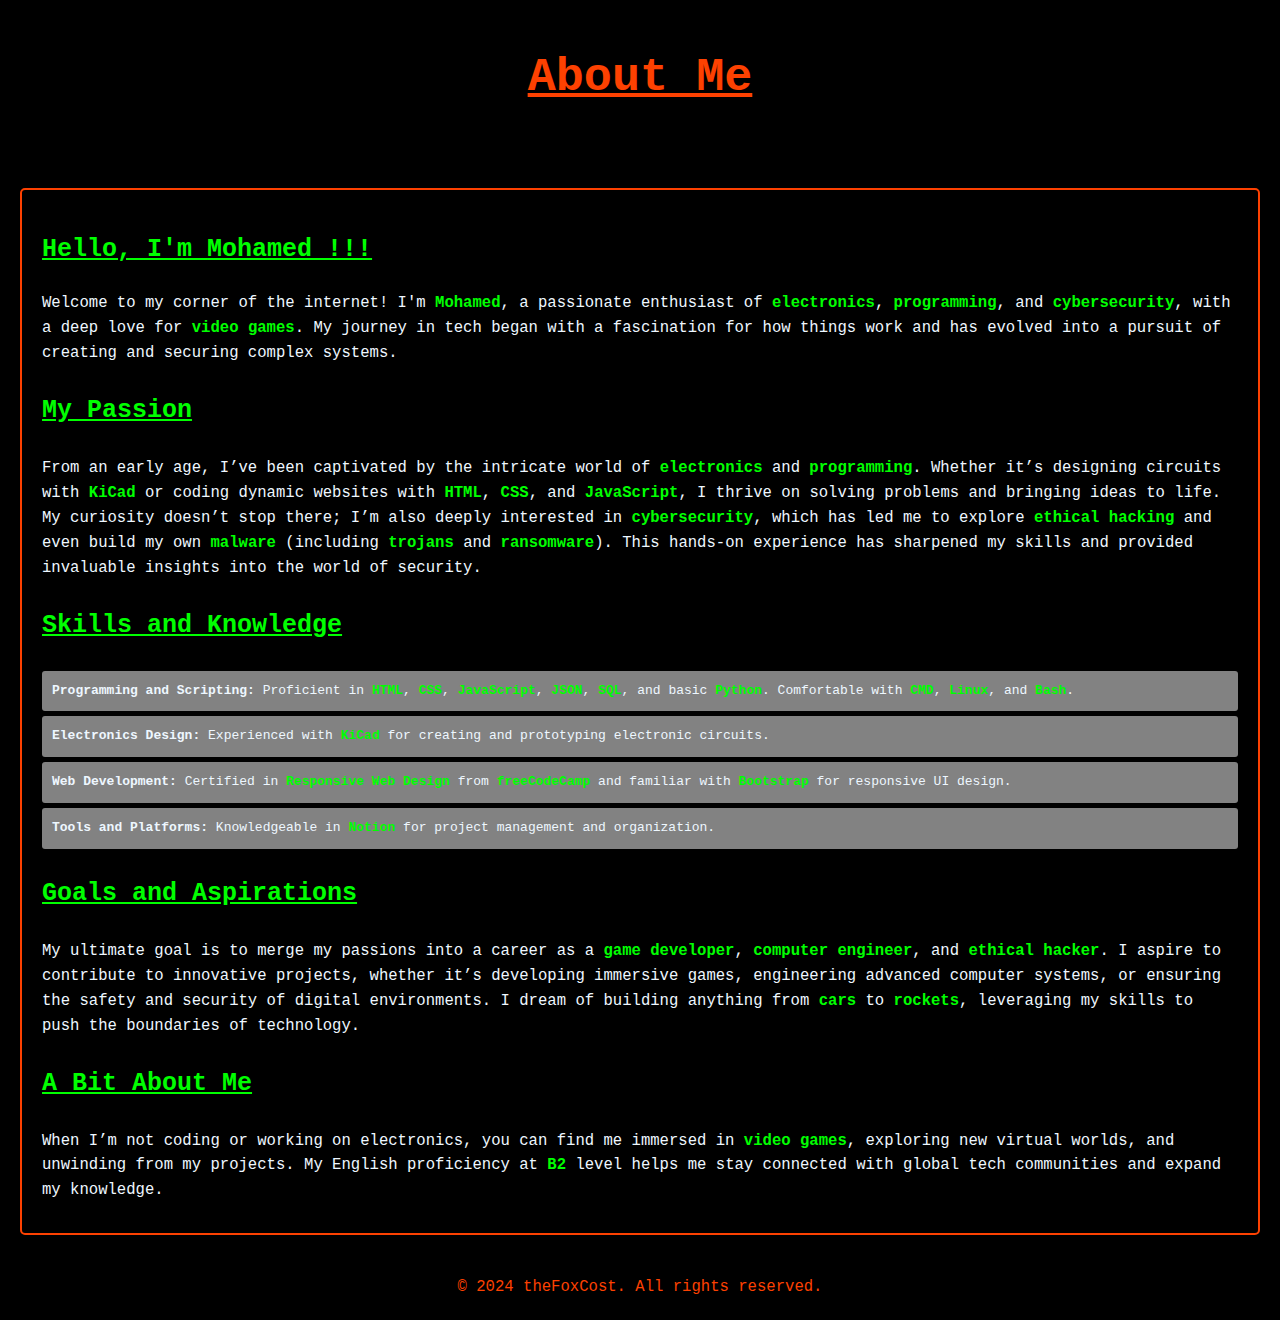
<file: aboutme.html>
<!DOCTYPE html>
<html lang="en">
<head>
    <meta charset="UTF-8">
    <meta name="viewport" content="width=device-width, initial-scale=1.0">
    <title>About Me</title>
    <link rel="icon" href="tfc_logo.png">
    <link rel="stylesheet" href="aboume.css">
</head>
<body>
    <header>
        <h1>About Me</h1>
    </header>
    <main>
        <section class="details">
            <h2>Hello, I'm <span class="impo">Mohamed !!!</span></h2>
            <p>Welcome to my corner of the internet! I'm <span class="impo">Mohamed</span>, a passionate enthusiast of <span class="impo">electronics</span>, <span class="impo">programming</span>, and <span class="impo">cybersecurity</span>, with a deep love for <span class="impo">video games</span>. My journey in tech began with a fascination for how things work and has evolved into a pursuit of creating and securing complex systems.</p>
            
            <h3>My Passion</h3>
            <p>From an early age, I’ve been captivated by the intricate world of <span class="impo">electronics</span> and <span class="impo">programming</span>. Whether it’s designing circuits with <span class="impo">KiCad</span> or coding dynamic websites with <span class="impo">HTML</span>, <span class="impo">CSS</span>, and <span class="impo">JavaScript</span>, I thrive on solving problems and bringing ideas to life. My curiosity doesn’t stop there; I’m also deeply interested in <span class="impo">cybersecurity</span>, which has led me to explore <span class="impo">ethical hacking</span> and even build my own <span class="impo">malware</span> (including <span class="impo">trojans</span> and <span class="impo">ransomware</span>). This hands-on experience has sharpened my skills and provided invaluable insights into the world of security.</p>
            
            <h3>Skills and Knowledge</h3>
            <ul>
                <li><strong>Programming and Scripting:</strong> Proficient in <span class="impo">HTML</span>, <span class="impo">CSS</span>, <span class="impo">JavaScript</span>, <span class="impo">JSON</span>, <span class="impo">SQL</span>, and basic <span class="impo">Python</span>. Comfortable with <span class="impo">CMD</span>, <span class="impo">Linux</span>, and <span class="impo">Bash</span>.</li>
                <li><strong>Electronics Design:</strong> Experienced with <span class="impo">KiCad</span> for creating and prototyping electronic circuits.</li>
                <li><strong>Web Development:</strong> Certified in <span class="impo">Responsive Web Design</span> from <span class="impo">freeCodeCamp</span> and familiar with <span class="impo">Bootstrap</span> for responsive UI design.</li>
                <li><strong>Tools and Platforms:</strong> Knowledgeable in <span class="impo">Notion</span> for project management and organization.</li>
            </ul>
            
            <h3>Goals and Aspirations</h3>
            <p>My ultimate goal is to merge my passions into a career as a <span class="impo">game developer</span>, <span class="impo">computer engineer</span>, and <span class="impo">ethical hacker</span>. I aspire to contribute to innovative projects, whether it’s developing immersive games, engineering advanced computer systems, or ensuring the safety and security of digital environments. I dream of building anything from <span class="impo">cars</span> to <span class="impo">rockets</span>, leveraging my skills to push the boundaries of technology.</p>
            
            <h3>A Bit About Me</h3>
            <p>When I’m not coding or working on electronics, you can find me immersed in <span class="impo">video games</span>, exploring new virtual worlds, and unwinding from my projects. My English proficiency at <span class="impo">B2</span> level helps me stay connected with global tech communities and expand my knowledge.</p>
        </section>
    </main>
    <footer>
        <p>&copy; 2024 theFoxCost. All rights reserved.</p>
    </footer>
    <script src="aboutme.js"></script>
</body>
</html>
</file>
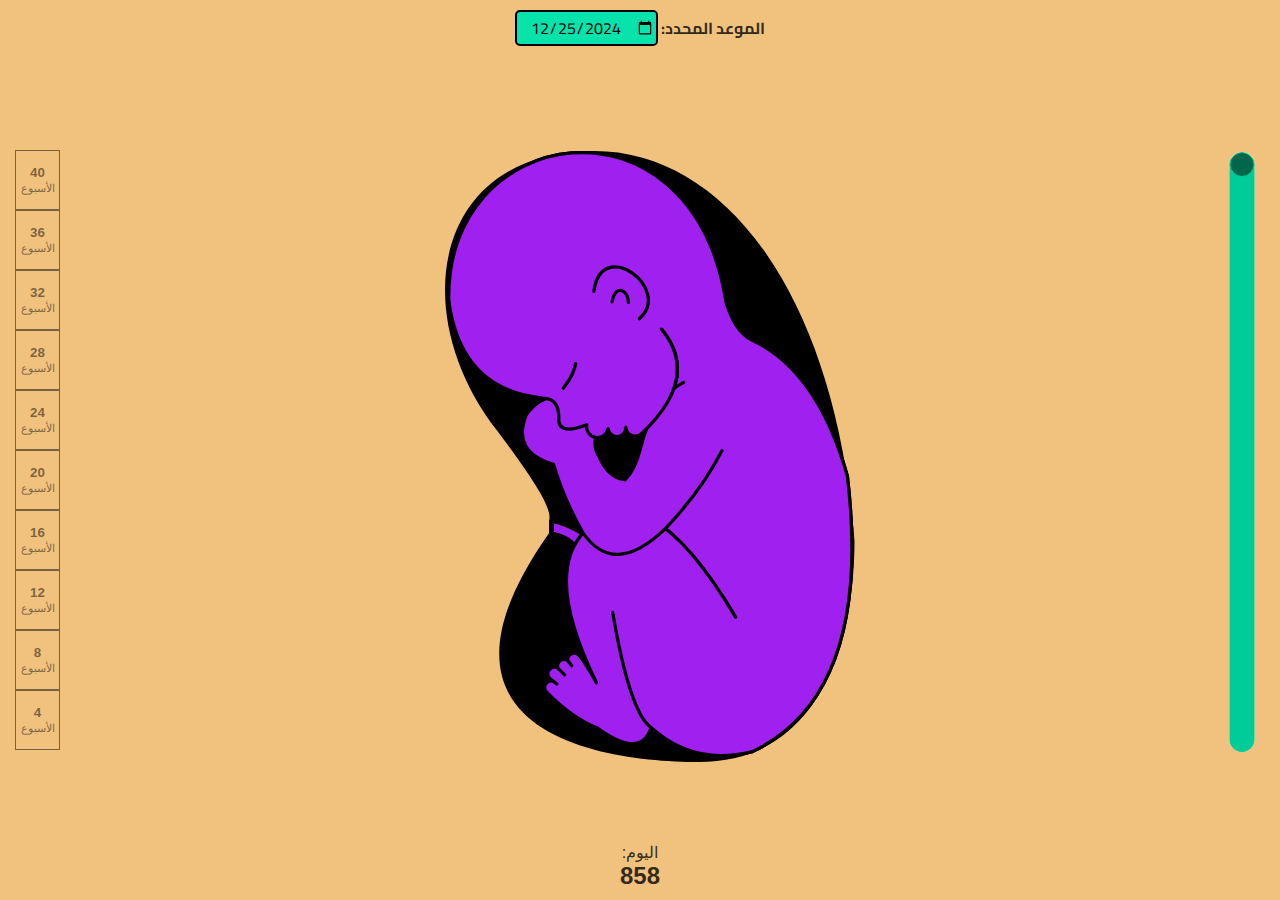
<file: baby.html>
<!DOCTYPE html>
<html lang="ar">

<head>
    <link rel="stylesheet" href="baby.css">
    <link rel="icon" href="tfc_logo.png">    
    <meta charset="UTF-8" />
    <title>Born Of Baby</title>
</head>

<body>

    <svg viewBox="0 0 100 100" id="babyProgression">
        <path
            d="M 36 62.8 C 14 94 45 98 59 98 C 79 98 83 77 83 64 C 80 26 63 4 43 4 C 18 4 14 29 28 47 C 34 55 36.6 59.2 36 60.9 Z" />
        <g fill="#A020F0" stroke="#000" stroke-linecap="round" stroke-linejoin="round" stroke-width="0.5">
            <path class="umbilical" d="">
                <animate attributeName="d"
                    values="M 53.7 50.3 Q 52.2 50.3 50.2 49.7 C 47.6 49 42.9 55.3 36.5 60.9 V 62.8 C 49.1 50.3 50.8 51.5 52 53.1 Q 53.1 55.5 54.7 54.4 C 56.9 52.6 57 49.1 53.7 50.3; M 56 51 Q 53.7 50.8 50.7 53.2 C 48.8 53.3 46.8 53.4 36.5 60.9 V 62.8 C 47.2 55.6 48.5 54.9 52 56 Q 54 57 55.6 55.5 C 58 53 59 51 56 51; M 56 48 Q 53.4 53 54.1 55.7 C 51.4 57 50 53 36.5 60.9 V 62.8 C 50 55 50 58 55 57 Q 55 59 57.6 58.7 C 62 58 59 42 56 48; M 58 47 Q 53.4 53 55.5 57.7 C 51.4 57 51.8 55.7 36.5 60.9 V 62.8 C 50.2 56.3 52.3 60 56.2 59.3 Q 58 62 60.9 60.4 C 65 58 61 43 58 47; M 59 46 Q 54 53 54 59 C 48 56 42 59 36.5 60.9 V 62.8 C 42 61 49 58 54 61 Q 55 66 58 64 C 67 58 63 43 59 46; M 58 46 Q 55 52 58 60 C 55 58 45 63 36.5 60.9 V 62.8 C 46 65 51 60 58 62 Q 64 66 65 64 C 69 56 62 38 58 46; M 60 46 Q 56 49 55 61 C 46.3 58 41.3 59.5 36.5 60.9 V 62.8 C 49.4 60.7 55.5 63.8 56.6 69 Q 60 75 66 69 C 74 61 67 41 60 46; M 60 43 Q 55 47 53 58 C 42.5 64.4 41.2 60.7 36.5 60.9 V 62.8 C 47.2 63.5 50.9 64.2 54 65 Q 59 80 69 70 C 77 61 68 37 60 43;  M 56 48 Q 47 57 46.5 63.3 C 44 63.8 43.6 62.7 36.5 60.9 V 62.8 C 42.2 63.5 43.8 66 46.5 66.3 Q 65 89 71 74 C 78 57 71 33 56 48; M 53 48 Q 45 57 44.6 69.2 C 40.4 67.9 46.8 63.9 36.5 60.9 V 62.8 C 44 64.5 37.6 69.7 44.4 71.7 Q 63 99 71.1 79.6 C 84 46 62 37 53 48"
                    dur="100s" begin="0" repeatCount="none" fill="freeze" />
            </path>
            <path class="bodyHead" d="">
                <animate attributeName="d"
                    values="M 55.1 53.6 Q 55.2 52 53.4 52.8 Q 52.4 54.3 52.2 54.1 Q 52.1 53.7 52.2 52.6 A 1 1 0 0 0 51.9 52.3 L 51.5 52.1 L 51.4 52 A 1 1 0 0 0 51.1 51.7 L 51 51.5 L 50.8 51.3 A 1 1 0 0 0 50.7 51.6 L 50.7 51.8 L 50.6 52 A 1 1 0 0 0 50.7 52.3 Q 50.5 52.3 50.7 52.4 Q 50.5 52.4 50.6 53.6 Q 50.7 54.7 51.6 55.4 Q 53 56.4 54.5 56.2 Q 55.7 55.8 56.3 54.9 Q 57.3 53.7 58.3 49.4 Q 59.4 46.9 56.4 45.8 Q 55.9 45.7 55.3 45.8  C 52.6 43.5 51.7 45.3 50.7 48.1 Q 50.8 48.7 51.4 49.4 Q 51.8 49.9 52.1 49.9 Q 52.3 50.1 52.5 49.9 A 1 1 0 0 0 52.9 49.8 A 1 1 0 0 0 53.5 49.9 Q 53.9 50.1 54 50.1 Q 54 50.7 55 49.2; M 55.1 53.6 Q 52.8 53.3 52 55.4 Q 51.7 56 51.6 55.7 Q 51.2 55.7 51.1 55.3 A 1 1 0 0 0 50.4 55.2 L 50.4 55.2 L 50.4 55.2 A 1 1 0 0 0 50 55.3 L 50 55.3 L 49.6 55.3 A 1 1 0 0 0 49.7 55.3 L 49.4 55.6 L 49.2 55.9 A 1 1 0 0 0 48.9 56.4 Q 48.5 57.5 48.8 58.5 Q 49.1 59.2 49.7 59.3 Q 50.8 59.7 52.4 59.2 Q 54.5 58.7 56.3 57.7 Q 57.6 57 58.2 56.1 Q 60.3 54.5 60.8 48.8 Q 61.1 44.2 56.5 43.2 Q 55.6 43.1 54.9 42.7 C 50.2 39.9 44.4 44.4 48.8 49.8 Q 49.4 50.6 50 50.7 Q 50.4 50.8 50.8 50.7 Q 51.2 51.1 51.5 50.9 A 1 1 0 0 0 52 50.8 A 1 1 0 0 0 52.8 50.9 Q 53.1 51.1 53.6 50.8 Q 54 50.7 55 49.2; M 56.9 57.6 Q 52.6 55.9 52 58.5 Q 51.5 59.6 51.6 61.6 Q 50.5 61.9 49.7 61.8 A 1 1 0 0 0 49.4 62.4 L 49.5 62.4 L 49.4 62.4 A 1 1 0 0 0 49.6 62.6 L 49.6 62.6 L 49.8 62.8 A 1 1 0 0 0 49.8 62.8 L 50.1 63 L 50.1 62.9 A 1 1 0 0 0 50.5 63.1 Q 51.1 62.8 51.8 62.9 Q 52.8 62.9 52.7 61.8 Q 52.8 60.7 53.1 59.1 Q 53.3 58.3 56.4 60.2 Q 59.1 61.2 60.1 58.1 Q 60.6 55.5 61.1 51.1 Q 61.9 47.9 58.7 43.6 Q 58.2 43 57.8 41.9 C 54.5 32.7 44.1 40.7 48.5 45.3 Q 49.5 46 50.2 46.3 Q 50.7 46.5 50.7 47 Q 50.7 47.9 51.9 48 A 1 1 0 0 0 52.2 48.1 A 1 1 0 0 0 52.6 48.3 Q 52.9 48.8 53.6 48.4 Q 55.6 47.3 56 45; M 58.7 59.3 Q 52.9 53.9 50.1 59.5 Q 48.7 64.3 48.1 64.6 Q 47.2 65.3 45.2 65.3 A 1 1 0 0 0 45.5 66.3 L 45.5 66.3 L 45.5 66.3 A 1 1 0 0 0 45.8 66.7 L 45.8 66.7 L 45.8 66.8 A 1 1 0 0 0 46 67.1 L 46 67.1 L 46.1 67.4 A 1 1 0 0 0 46.9 67.4 Q 48.2 66.9 49.2 66 Q 51.2 66.5 50.1 64 Q 51.5 62.4 52.8 59.5 Q 55.3 62.5 58.9 63.1 Q 61.4 63.4 62.2 61.3 Q 64.3 57.8 64 51.8 Q 64 46.8 60.4 44.1 Q 59.1 43.2 58.6 41.5 C 56.6 29.8 41.8 36.6 46.5 44.3 Q 47.2 45.6 48.6 46 Q 49 46 49.5 47.1 Q 49.3 48.1 50.8 48.1 A 1 1 0 0 0 51.5 48.6 A 1 1 0 0 0 52.2 48.8 Q 52.1 49.2 53.4 49 Q 55.6 47.3 56 45; M 56.8 62.7 Q 52.9 53.9 49.5 59.3 Q 47.8 62.4 45.7 65.5 Q 44.3 66.6 42.5 66.6 A 1 1 0 0 0 41.5 67.2 L 41.9 67.4 L 41.8 67.4 A 1 1 0 0 0 42.4 68 L 42.5 68.1 L 42.5 68.1 A 1 1 0 0 0 43 68.7 L 43.1 68.7 L 43.2 68.6 A 1 1 0 0 0 43.9 69 Q 45.9 68.3 46.5 67.9 Q 48.8 69 48 65.4 Q 51.5 62.4 51.9 60.7 Q 53.6 67.5 55 67.9 Q 56.7 68.3 58.9 66.2 Q 65.9 60.9 65 52.3 Q 64.5 46.7 62 44.4 Q 61.3 42.7 61.7 41.2 C 66.8 25.3 44.9 27.5 47.8 40.1 Q 48.3 41.8 49.4 42.2 Q 50 42.7 49.9 43.7 Q 49.6 45.2 50.9 44.9 A 1 1 0 0 0 51.9 46.1 A 1 1 0 0 0 52.8 47.1 Q 53.1 47.9 53.8 47.4 Q 57.4 45.1 58.5 43.5; M 63.6 63.2 Q 52.9 53.9 52.7 60.9 Q 52.2 66.9 51.8 70.1 Q 50.4 72.7 47.3 73 A 1 1 0 0 0 48.2 74.3 L 48.8 74.2 L 48.2 74.3 A 1 1 0 0 0 49.2 75.2 L 49.5 74.9 L 49.2 75.2 A 1 1 0 0 0 50 75.4 L 50.2 75.1 L 50 75.4 A 1 1 0 0 0 51.4 75.6 Q 53.3 73.7 54.1 72.7 Q 56 72.1 54.4 70 Q 55.7 67.9 56.7 64.4 Q 58.1 67.3 60.8 69.2 Q 62.2 70.5 64.8 68.4 Q 70.4 62.2 68.9 53.4 Q 67.6 45.4 61.8 40.8 Q 60.3 39.1 60.3 36.8 C 60.6 21.4 39.6 25.3 41.9 38.1 Q 42.6 41.9 46.3 43.2 Q 47.1 44 46.9 44.9 Q 47 46.1 48.6 45.5 A 1 1 0 0 0 50 46.5 A 1 1 0 0 0 51 46.9 Q 52.1 48.3 53.1 47.3 Q 56.1 44.8 56.4 41.5; M 59.7 67.7 Q 52.1 51.3 47.9 63 Q 47 70.1 48.1 72.5 Q 45.6 73.2 43.2 70.8 A 1 1 0 0 0 42.1 72.4 L 43 73.1 L 42.2 72.6 A 1 1 0 0 0 42 74.1 L 42.8 74.1 L 42 74.1 A 1 1 0 0 0 42.6 75.5 L 43 75.4 L 42.6 75.5 A 1 1 0 0 0 43 76.6 Q 45.1 76.5 48.5 77.1 Q 49.9 78 51 76.4 Q 51.3 72.4 52.6 69 Q 53.3 73 54.2 74.7 Q 55.5 78.1 60.8 76.5 Q 73.6 70 71.7 53 Q 70.2 43.8 63.2 39.8 Q 60.9 37.3 61.5 35.2 C 60.5 14.5 36.1 22.9 40.6 36.9 Q 42.3 41.8 46.9 42.2 Q 48.3 43 48 44 Q 48.1 45.6 49.9 45 A 1 1 0 0 0 51.4 46.1 A 1 1 0 0 0 52.7 46.9 Q 53.2 48.6 54.6 47.8 Q 59 45.4 59.4 40.2; M 64.3 71.3 Q 53.2 51.8 47.8 62.5 Q 45.5 68.9 49.1 75.7 Q 47.8 73.2 47.3 70.9 A 1 1 0 0 0 46.4 71.3 L 46.4 71.6 L 46.3 71.5 A 1 1 0 0 0 45.4 72.3 L 45.6 72.5 L 45.4 72.3 A 1 1 0 0 0 44.7 73.3 L 44.7 73.3 L 44.7 73.3 A 1 1 0 0 0 44.2 74.4 Q 45.6 75.6 48.4 79.2 Q 52.1 83.4 52.8 78.5 Q 53.5 76.5 52.6 69 Q 53.1 74.8 54 77.1 Q 57.7 83.2 63.8 79.9 Q 76.9 70.7 74.3 53.4 Q 72.5 44.1 67.6 41.4 Q 60.9 37.3 59.9 34.3 C 57.4 7.3 27.3 21.9 35.6 37 Q 38.9 42.2 43.9 42.8 Q 44.6 43 44.9 44.3 Q 45.6 46.6 47.5 45 A 1 1 0 0 0 49.2 46.3 A 1 1 0 0 0 50.8 47.2 Q 52 48.9 53.8 47.5 Q 58 43.2 57.2 37.5; M 64.3 71.3 Q 53.2 51.8 44 61.4 Q 40.7 65.3 46.8 79.8 Q 46 77.8 45.2 76 A 1 1 0 0 0 43 76.6 L 43.5 77.1 L 42.9 76.6 A 1 1 0 0 0 41.9 77.6 L 42.5 78.1 L 41.9 77.6 A 1 1 0 0 0 41.1 79 L 41.9 79.6 L 41.1 79 A 1 1 0 0 0 40.5 80.3 Q 43.3 84.1 47.9 85.3 Q 52.8 88.5 53.1 84.5 Q 49.9 79.1 49 70.8 Q 49.9 79.1 53.1 84.5 Q 60 89.6 66.2 87.9 Q 79.6 81 77.8 53.9 Q 76 42.9 67.6 37.4 Q 64.5 35.8 63.1 33.3 C 55.4 -1.1 26.5 15.1 28.2 30.9 Q 29.1 42.5 39.3 43.7 Q 41.7 43.3 42.2 45.4 Q 42.5 49 45.4 47.6 A 1 1 0 0 0 48 47.3 A 1 1 0 0 0 50.1 47.8 Q 51.4 49 52.1 48.4 Q 58 43.2 56.1 36.5; M 64.7 75.7 Q 50.8 52.3 41.3 62.7 Q 35.2 69.3 43.3 85.8 Q 41.1 81.9 40.4 81.4 A 1 1 0 0 0 38.9 82.5 L 39.5 83.2 L 38.9 82.4 A 1 1 0 0 0 37.4 83.6 L 38.4 84.6 L 37.4 83.6 A 1 1 0 0 0 36.1 85.1 L 37.2 86 L 36.7 85.6 A 1 1 0 0 0 35.6 87.2 Q 39.5 91.2 43.5 92.8 Q 50.2 97.6 51.7 92.7 Q 48.4 90.4 45.8 75 Q 48.4 90.3 51.7 92.7 Q 58.3 98.7 67.3 96.4 Q 85.9 87.5 81.9 54 Q 77.3 37.8 67.2 33.1 Q 64.4 31.6 63.2 27 C 57.7 -6.4 19.7 -0.2 20.6 27.2 Q 22.5 40.8 35 42 Q 37.7 42 37.5 45.5 Q 37.7 47.7 41.8 46.1 A 1 1 0 0 0 45.1 46.7 A 1 1 0 0 0 47.8 46.5 Q 48.2 48.3 50 47.7 Q 59.5 38.9 53.3 31.4"
                    dur="100s" begin="0" repeatCount="none" fill="freeze" />
            </path>

            <path class="body" d="">
                <animate attributeName="d"
                    values="M 55.1 53.6 Q 55.2 52 53.4 52.8 Q 52.4 54.3 52.2 54.1 Q 52.1 53.7 52.2 52.6 A 1 1 0 0 0 51.9 52.3 L 51.5 52.1 L 51.4 52 A 1 1 0 0 0 51.1 51.7 L 51 51.5 L 50.8 51.3 A 1 1 0 0 0 50.7 51.6 L 50.7 51.8 L 50.6 52 A 1 1 0 0 0 50.7 52.3 Q 50.5 52.3 50.7 52.4 Q 50.5 52.4 50.6 53.6 Q 50.7 54.7 51.6 55.4 Q 53 56.4 54.5 56.2 Q 55.7 55.8 56.3 54.9 Q 57.3 53.7 58.3 49.4 Q 59.4 46.9 56.4 45.8 Q 55.9 45.7 55.3 45.8; M 55.1 53.6 Q 52.8 53.3 52 55.4 Q 51.7 56 51.6 55.7 Q 51.2 55.7 51.1 55.3 A 1 1 0 0 0 50.4 55.2 L 50.4 55.2 L 50.4 55.2 A 1 1 0 0 0 50 55.3 L 50 55.3 L 49.6 55.3 A 1 1 0 0 0 49.7 55.3 L 49.4 55.6 L 49.2 55.9 A 1 1 0 0 0 48.9 56.4 Q 48.5 57.5 48.8 58.5 Q 49.1 59.2 49.7 59.3 Q 50.8 59.7 52.4 59.2 Q 54.5 58.7 56.3 57.7 Q 57.6 57 58.2 56.1 Q 60.3 54.5 60.8 48.8 Q 61.1 44.2 56.5 43.2 Q 55.6 43.1 54.9 42.7; M 56.9 57.6 Q 52.6 55.9 52 58.5 Q 51.5 59.6 51.6 61.6 Q 50.5 61.9 49.7 61.8 A 1 1 0 0 0 49.4 62.4 L 49.5 62.4 L 49.4 62.4 A 1 1 0 0 0 49.6 62.6 L 49.6 62.6 L 49.8 62.8 A 1 1 0 0 0 49.8 62.8 L 50.1 63 L 50.1 62.9 A 1 1 0 0 0 50.5 63.1 Q 51.1 62.8 51.8 62.9 Q 52.8 62.9 52.7 61.8 Q 52.8 60.7 53.1 59.1 Q 53.3 58.3 56.4 60.2 Q 59.1 61.2 60.1 58.1 Q 60.6 55.5 61.1 51.1 Q 61.9 47.9 58.7 43.6 Q 58.2 43 57.8 41.9; M 58.7 59.3 Q 52.9 53.9 50.1 59.5 Q 48.7 64.3 48.1 64.6 Q 47.2 65.3 45.2 65.3 A 1 1 0 0 0 45.5 66.3 L 45.5 66.3 L 45.5 66.3 A 1 1 0 0 0 45.8 66.7 L 45.8 66.7 L 45.8 66.8 A 1 1 0 0 0 46 67.1 L 46 67.1 L 46.1 67.4 A 1 1 0 0 0 46.9 67.4 Q 48.2 66.9 49.2 66 Q 51.2 66.5 50.1 64 Q 51.5 62.4 52.8 59.5 Q 55.3 62.5 58.9 63.1 Q 61.4 63.4 62.2 61.3 Q 64.3 57.8 64 51.8 Q 64 46.8 60.4 44.1 Q 59.1 43.2 58.6 41.5; M 56.8 62.7 Q 52.9 53.9 49.5 59.3 Q 47.8 62.4 45.7 65.5 Q 44.3 66.6 42.5 66.6 A 1 1 0 0 0 41.5 67.2 L 41.9 67.4 L 41.8 67.4 A 1 1 0 0 0 42.4 68 L 42.5 68.1 L 42.5 68.1 A 1 1 0 0 0 43 68.7 L 43.1 68.7 L 43.2 68.6 A 1 1 0 0 0 43.9 69 Q 45.9 68.3 46.5 67.9 Q 48.8 69 48 65.4 Q 51.5 62.4 51.9 60.7 Q 53.6 67.5 55 67.9 Q 56.7 68.3 58.9 66.2 Q 65.9 60.9 65 52.3 Q 64.5 46.7 62 44.4 Q 61.3 42.7 61.7 41.2; M 63.6 63.2 Q 52.9 53.9 52.7 60.9 Q 52.2 66.9 51.8 70.1 Q 50.4 72.7 47.3 73 A 1 1 0 0 0 48.2 74.3 L 48.8 74.2 L 48.2 74.3 A 1 1 0 0 0 49.2 75.2 L 49.5 74.9 L 49.2 75.2 A 1 1 0 0 0 50 75.4 L 50.2 75.1 L 50 75.4 A 1 1 0 0 0 51.4 75.6 Q 53.3 73.7 54.1 72.7 Q 56 72.1 54.4 70 Q 55.7 67.9 56.7 64.4 Q 58.1 67.3 60.8 69.2 Q 62.2 70.5 64.8 68.4 Q 70.4 62.2 68.9 53.4 Q 67.6 45.4 61.8 40.8 Q 60.3 39.1 60.3 36.8; M 59.7 67.7 Q 52.1 51.3 47.9 63 Q 47 70.1 48.1 72.5 Q 45.6 73.2 43.2 70.8 A 1 1 0 0 0 42.1 72.4 L 43 73.1 L 42.2 72.6 A 1 1 0 0 0 42 74.1 L 42.8 74.1 L 42 74.1 A 1 1 0 0 0 42.6 75.5 L 43 75.4 L 42.6 75.5 A 1 1 0 0 0 43 76.6 Q 45.1 76.5 48.5 77.1 Q 49.9 78 51 76.4 Q 51.3 72.4 52.6 69 Q 53.3 73 54.2 74.7 Q 55.5 78.1 60.8 76.5 Q 73.6 70 71.7 53 Q 70.2 43.8 63.2 39.8 Q 60.9 37.3 61.5 35.2; M 64.3 71.3 Q 53.2 51.8 47.8 62.5 Q 45.5 68.9 49.1 75.7 Q 47.8 73.2 47.3 70.9 A 1 1 0 0 0 46.4 71.3 L 46.4 71.6 L 46.3 71.5 A 1 1 0 0 0 45.4 72.3 L 45.6 72.5 L 45.4 72.3 A 1 1 0 0 0 44.7 73.3 L 44.7 73.3 L 44.7 73.3 A 1 1 0 0 0 44.2 74.4 Q 45.6 75.6 48.4 79.2 Q 52.1 83.4 52.8 78.5 Q 53.5 76.5 52.6 69 Q 53.1 74.8 54 77.1 Q 57.7 83.2 63.8 79.9 Q 76.9 70.7 74.3 53.4 Q 72.5 44.1 67.6 41.4 Q 60.9 37.3 59.9 34.3; M 64.3 71.3 Q 53.2 51.8 44 61.4 Q 40.7 65.3 46.8 79.8 Q 46 77.8 45.2 76 A 1 1 0 0 0 43 76.6 L 43.5 77.1 L 42.9 76.6 A 1 1 0 0 0 41.9 77.6 L 42.5 78.1 L 41.9 77.6 A 1 1 0 0 0 41.1 79 L 41.9 79.6 L 41.1 79 A 1 1 0 0 0 40.5 80.3 Q 43.3 84.1 47.9 85.3 Q 52.8 88.5 53.1 84.5 Q 49.9 79.1 49 70.8 Q 49.9 79.1 53.1 84.5 Q 60 89.6 66.2 87.9 Q 79.6 81 77.8 53.9 Q 76 42.9 67.6 37.4 Q 64.5 35.8 63.1 33.3; M 64.7 75.7 Q 50.8 52.3 41.3 62.7 Q 35.2 69.3 43.3 85.8 Q 41.1 81.9 40.4 81.4 A 1 1 0 0 0 38.9 82.5 L 39.5 83.2 L 38.9 82.4 A 1 1 0 0 0 37.4 83.6 L 38.4 84.6 L 37.4 83.6 A 1 1 0 0 0 36.1 85.1 L 37.2 86 L 36.7 85.6 A 1 1 0 0 0 35.6 87.2 Q 39.5 91.2 43.5 92.8 Q 50.2 97.6 51.7 92.7 Q 48.4 90.4 45.8 75 Q 48.4 90.3 51.7 92.7 Q 58.3 98.7 67.3 96.4 Q 85.9 87.5 81.9 54 Q 77.3 37.8 67.2 33.1 Q 64.4 31.6 63.2 27"
                    dur="100s" begin="0" repeatCount="none" fill="freeze" />
            </path>
            <path class="arm" d="">
                <animate attributeName="d"
                    values="M 55 48.8 Q 55.1 49 55 49.2 Q 54.7 49.5 54.3 50 Q 54.2 50.2 54.1 50.2 Q 53.7 49.9 50.9 48.5 A 1 1 0 0 0 50.8 48.4 Q 51.4 49.2 50.7 48.3 Q 49.9 47.1 49.2 48.8 Q 49.6 49.6 51.2 50 Q 52.2 51.5 53 52 Q 54.4 53.1 55.5 52.5 Q 56.5 51.9 56.9 50.9; M 56.9 48.2 Q 55.5 48.5 55.2 49.1 Q 54.7 49.5 54.3 50 Q 53.8 51 52.9 50.8 Q 52.5 50.9 51.9 50.9 A 1 1 0 0 0 51.2 51.3 Q 50.8 51.2 50.7 51.2 Q 49.3 51.6 49.7 53.5 Q 49.9 53.9 50.9 53.8 Q 52.6 53.7 53 52 Q 54.4 53.1 55.5 52.5 Q 56.5 51.9 56.9 50.9; M 57.3 46.7 Q 55.1 46.7 54.8 48.6 Q 54.7 49.6 54.3 50 Q 53.5 49.9 52.5 49.1 Q 52.2 48.9 52.3 48.6 A 1 1 0 0 0 51.8 48.1 Q 50.4 47.3 50.1 47.8 Q 49.6 48.6 50.1 50 Q 50.7 50.5 51.4 50.4 Q 52.3 50.9 53.2 51.9 Q 54.4 53.1 55.7 51.9 Q 56.4 51.1 57.2 50.3; M 58.2 46.7 Q 57.1 47.1 56.4 48.6 Q 55.5 50.2 55 53 Q 53.5 52 49.8 51.2 Q 49.2 50.7 49 50.2 A 1 1 0 0 0 48.1 50.6 Q 47.1 49.6 46.4 50.5 Q 45.3 51.7 46.6 53 Q 47.6 53.3 49.3 52.7 Q 51.3 54.2 53.2 54.8 Q 55.6 55.6 56.7 54.3 Q 58 52.1 59.5 50.9; M 59 46.2 Q 57.1 47.1 56.4 48.6 Q 55.5 50.2 55 52 Q 53.7 51.9 52.1 48.9 Q 51.8 48.4 52 47.3 A 1 1 0 0 0 50.8 46.2 Q 50.2 46.3 49.5 45.5 Q 47.3 46.2 47.8 47.8 Q 49.1 49.5 50.2 49.7 Q 52.2 53.5 53.7 54.7 Q 55.6 55.9 56.7 54.3 Q 58 52.1 59.5 50.9; M 58.8 43.6 Q 56.3 45.7 56.1 48.2 Q 55.9 50.8 56.1 52.4 Q 53.7 51.9 50.4 51.3 Q 49.1 50.5 48.3 50.8 A 1 1 0 0 0 47.4 51.6 Q 45.7 51 45.3 52.1 Q 45.3 55 48.3 55.2 Q 49.2 55.4 50.7 54.1 Q 52.5 54.9 55.2 55.6 Q 56.4 56.1 57.4 55.7 Q 61 53.7 62.1 49.2; M 60.3 43.3 Q 58.8 44.5 57.7 47.9 Q 56.7 50.9 56.6 53.3 Q 54.3 49.1 53.5 48.5 Q 53.4 47.9 53.6 47.5 A 1 1 0 0 0 51.9 46.3 Q 51.9 44.8 51.2 44.2 Q 45.6 44.6 48.1 47.3 Q 48.4 47.8 50.7 49.3 Q 51.2 52.3 52.1 56.1 Q 54.6 63.5 59.8 58.4 Q 63.8 54.5 65.8 48.9; M 60.5 40.4 Q 57.4 44 56.5 48.2 Q 56 51.2 56 52.6 Q 51.8 49.2 51.2 48.3 Q 50.2 48.3 50.6 47.5 A 1 1 0 0 0 48.7 46.4 Q 48.8 45.3 48.5 45.2 Q 42.4 45.7 44.7 49.9 Q 46 51.7 48 51.6 Q 49.3 52.9 50.9 56.8 Q 54.6 63.5 59.8 58.4 Q 63.8 54.5 65.8 48.9; M 59.2 41.6 Q 53.3 44 52.2 48.6 Q 52.5 51 49.9 54 Q 47.5 52.5 45.8 49.3 Q 44.9 48.4 44.3 47.3 A 1 1 0 0 0 42.4 46 Q 41.9 43.8 41.1 44 Q 37.9 43.7 37.1 48.5 Q 37.6 50.4 41.6 52.4 Q 41.8 55.7 44.2 60.6 Q 48.7 68.3 53.9 62.1 Q 59.4 56.3 61.4 52.4; M 56.7 39.6 Q 52 42 50 50 Q 49.2 53.1 47.7 54.6 Q 45 54.3 43.6 50.8 Q 42.4 49.1 43.9 44.9 A 1 1 0 0 0 42 44.4 Q 40.1 46.7 41.3 42.9 Q 35.6 40.1 32.5 44.6 Q 30.2 50.3 36.7 52.2 Q 38.1 57.2 41.2 62.7 Q 46 69.7 53.9 62.1 Q 59.4 56.3 62.6 50.1"
                    dur="100s" begin="0" repeatCount="none" fill="freeze" />
            </path>
            <path class="head" d="">
                <animate attributeName="d"
                    values="M 55.3 45.8 C 52.6 43.5 51.7 45.3 50.7 48.1 Q 50.8 48.7 51.4 49.4 Q 51.8 49.9 52.1 49.9 Q 52.3 50.1 52.5 49.9 A 1 1 0 0 0 52.9 49.8 A 1 1 0 0 0 53.5 49.9 Q 53.9 50.1 54 50.1 Q 54 50.7 55 49.2; M 54.9 42.7 C 50.2 39.9 44.4 44.4 48.8 49.8 Q 49.4 50.6 50 50.7 Q 50.4 50.8 50.8 50.7 Q 51.2 51.1 51.5 50.9 A 1 1 0 0 0 52 50.8 A 1 1 0 0 0 52.8 50.9 Q 53.1 51.1 53.6 50.8 Q 54 50.7 55 49.2; M 57.8 41.9 C 54.5 32.7 44.1 40.7 48.5 45.3 Q 49.5 46 50.2 46.3 Q 50.7 46.5 50.7 47 Q 50.7 47.9 51.9 48 A 1 1 0 0 0 52.2 48.1 A 1 1 0 0 0 52.6 48.3 Q 52.9 48.8 53.6 48.4 Q 55.6 47.3 56 45; M 58.6 41.5 C 56.6 29.8 41.8 36.6 46.5 44.3 Q 47.2 45.6 48.6 46 Q 49 46 49.5 47.1 Q 49.3 48.1 50.8 48.1 A 1 1 0 0 0 51.5 48.6 A 1 1 0 0 0 52.2 48.8 Q 52.1 49.2 53.4 49 Q 55.6 47.3 56 45; M 61.7 41.2 C 66.8 25.3 44.9 27.5 47.8 40.1 Q 48.3 41.8 49.4 42.2 Q 50 42.7 49.9 43.7 Q 49.6 45.2 50.9 44.9 A 1 1 0 0 0 51.9 46.1 A 1 1 0 0 0 52.8 47.1 Q 53.1 47.9 53.8 47.4 Q 57.4 45.1 58.5 43.5; M 60.3 36.8 C 60.6 21.4 39.6 25.3 41.9 38.1 Q 42.6 41.9 46.3 43.2 Q 47.1 44 46.9 44.9 Q 47 46.1 48.6 45.5 A 1 1 0 0 0 50 46.5 A 1 1 0 0 0 51 46.9 Q 52.1 48.3 53.1 47.3 Q 56.1 44.8 56.4 41.5; M 61.5 35.2 C 60.5 14.5 36.1 22.9 40.6 36.9 Q 42.3 41.8 46.9 42.2 Q 48.3 43 48 44 Q 48.1 45.6 49.9 45 A 1 1 0 0 0 51.4 46.1 A 1 1 0 0 0 52.7 46.9 Q 53.2 48.6 54.6 47.8 Q 59 45.4 59.4 40.2; M 59.9 34.3 C 57.4 7.3 27.3 21.9 35.6 37 Q 38.9 42.2 43.9 42.8 Q 44.6 43 44.9 44.3 Q 45.6 46.6 47.5 45 A 1 1 0 0 0 49.2 46.3 A 1 1 0 0 0 50.8 47.2 Q 52 48.9 53.8 47.5 Q 58 43.2 57.2 37.5; M 63.2 33.3 C 55.4 -1.1 26.5 15.1 28.2 30.9 Q 29.1 42.5 39.3 43.7 Q 41.7 43.3 42.2 45.4 Q 42.5 49 45.4 47.6 A 1 1 0 0 0 48 47.3 A 1 1 0 0 0 50.1 47.8 Q 51.4 49 52.1 48.4 Q 58 43.2 56.1 36.5; M 63.2 27 C 57.7 -6.4 19.7 -0.2 20.6 27.2 Q 22.5 40.8 35 42 Q 37.7 42 37.5 45.5 Q 37.7 47.7 41.8 46.1 A 1 1 0 0 0 45.1 46.7 A 1 1 0 0 0 47.8 46.5 Q 48.2 48.3 50 47.7 Q 59.5 38.9 53.3 31.4"
                    dur="100s" begin="0" repeatCount="none" fill="freeze" />
            </path>
            <path class="eyeEar" d="">
                <animate attributeName="d"
                    values="M 52.9 48.4 Q 52.3 48 52.5 48.7 M 53.6 47.3 C 53.6 47.3 53.6 47.3 53.6 47.3 M 53.6 47.3 C 53.6 47.3 53.6 47.3 53.6 47.3; M 51.1 47.8 Q 52 47.5 51 47.3M 53.6 45.3 C 53.6 45.3 53.6 45.3 53.6 45.3M 53.6 45.3 C 53.6 45.3 53.6 45.3 53.6 45.3; M 51.3 46.2 Q 52 46.2 52.1 45.6M 54.1 42.5 C 54.2 41.8 55.5 42.4 54.8 43.5M 54.3 42.6 C 54.6 42.5 54.8 42.7 54.7 43; M 50.3 45.9 Q 50.9 45.9 51.4 45.1M 53.6 42 C 54.3 40.7 55.6 42 55.2 43.7M 54.2 42.3 C 54.4 41.8 54.9 42.3 54.7 43; M 51.1 42.3 Q 52 42.3 52.6 41.4 M 56.6 38.9 C 57.4 37.4 61 38.8 58 41.9 M 57.1 39.7 C 57.6 38.6 59 39.4 58.1 40.6; M 48.5 41.5 Q 49.2 41.3 50 40.5M 52.5 36.1 C 53 33.8 57.2 35.5 55 38.8M 53.3 36.7 C 53.5 35.6 55.1 36.3 54.7 37.5; M 48.5 41.5 Q 49.2 41.3 50 40.5M 53.3 34.9 C 52.7 33.4 58.1 31.8 56.1 38M 54.1 35.6 C 54.1 34.5 55.9 34.6 55.5 36.1; M 45.1 41.6 Q 46 41.4 46.6 40.4M 49.8 33.3 C 50.1 29.9 56.7 31.4 53.6 36.1M 51 33.7 C 51.3 32.6 53.3 32.3 53.1 34.7; M 41.9 42.6 Q 43.5 41.3 44.1 39.7M 45.8 29.4 C 45.8 25.7 55.1 25.2 51.5 34.3M 47.5 29.6 C 48.6 27.2 51 28.8 50.5 31.1; M 38.2 40.5 Q 39.9 38.3 40.1 36.7M 42.9 25.6 C 44 17 55.1 25.2 49.9 29.8M 45.7 27.2 C 46.219 24.237 48.3 25.5 48.2 27.3"
                    dur="100s" begin="0" repeatCount="none" fill="freeze" />
            </path>
        </g>
    </svg>

    <div class="controls">
        <div class="container">
            <button onclick="setProgress(252)">40<br /><span>الأسبوع</span></button>
            <button onclick="setProgress(224)">36<br /><span>الأسبوع</span></button>
            <button onclick="setProgress(196)">32<br /><span>الأسبوع</span></button>
            <button onclick="setProgress(168)">28<br /><span>الأسبوع</span></button>
            <button onclick="setProgress(140)">24<br /><span>الأسبوع</span></button>
            <button onclick="setProgress(112)">20<br /><span>الأسبوع</span></button>
            <button onclick="setProgress(84)">16<br /><span>الأسبوع</span></button>
            <button onclick="setProgress(56)">12<br /><span>الأسبوع</span></button>
            <button onclick="setProgress(28)">8<br /><span>الأسبوع</span></button>
            <button onclick="setProgress(0)">4<br /><span>الأسبوع</span></button>
        </div>
    </div>
    <div class="slider">
        <input type="range" id="scaleSlider" min="0" max="252" step="1" value="0">
    </div>
    <div class="daysSection" title="Day of pregnancy">
        <span>:اليوم</span>
        <br />
        <span class="days">&nbsp;</span>
    </div>
    <div class="dateSection">
        <input dir="rtl" type="date" id="dueDate" value="2024-12-25" class="date_007">
        <label for="dueDate">:الموعد المحدد</label>
    </div>
</body>
<script src="baby.js"></script>

</html>
</file>
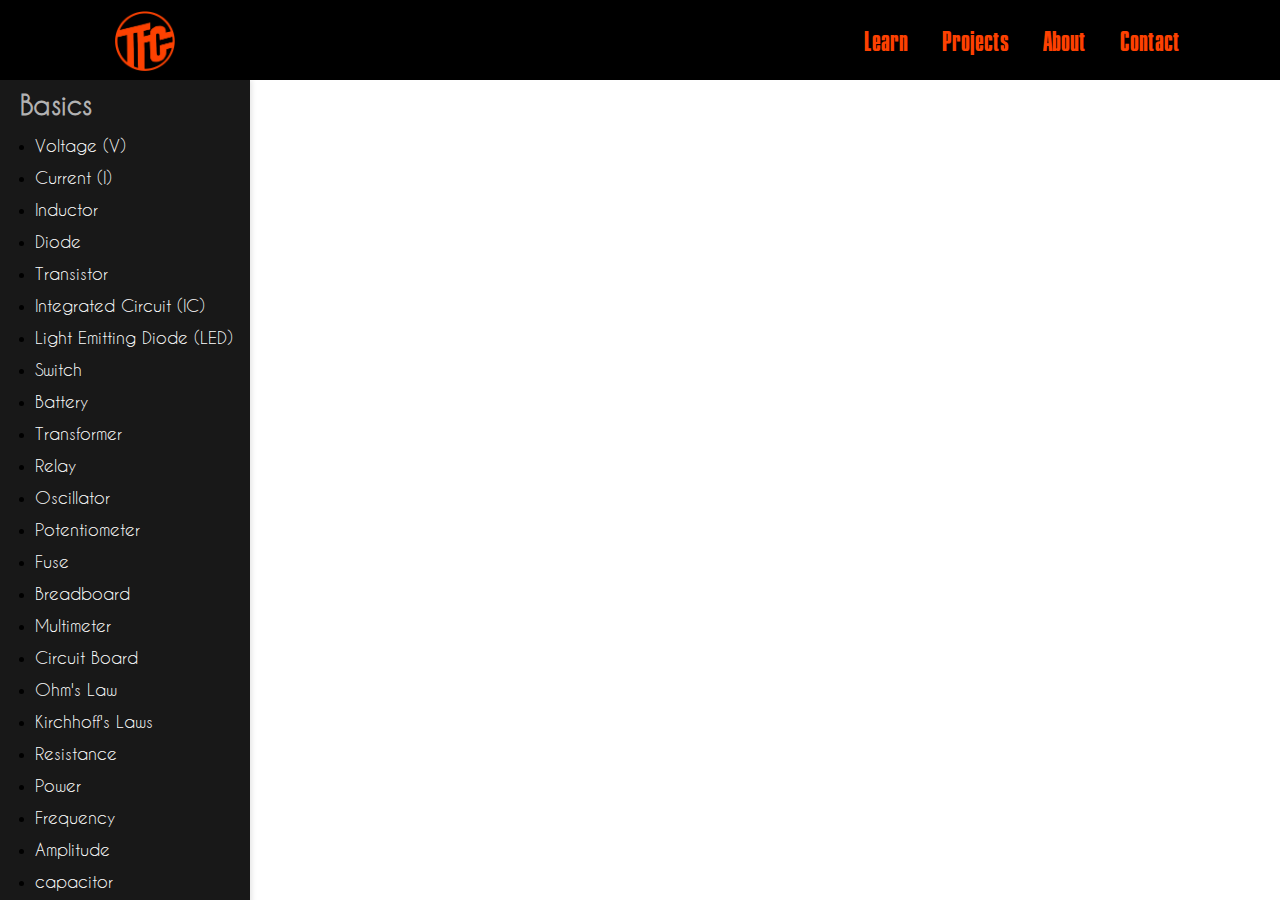
<file: circuit.html>
<!DOCTYPE html>
<html>

<head>
    <link rel="stylesheet" href="https://cdnjs.cloudflare.com/ajax/libs/font-awesome/6.6.0/css/all.min.css">
    <link rel="stylesheet" href="circuit.css">
    <meta charset="UTF-8" />
    <link rel="icon" href="tfc_logo.png">
    <title>Mohamed Mossab</title>
</head>

<body>
    <header>
        <div class="nav-bar">
            <a href="main.html">
                <img class="TFC-logo" src="tfc_logo.png" alt="">
            </a>
            <nav class="navigation">
                <a class="nav3" href="#Learn">Learn</a>
                <a class="nav1" href="#Projects">Projects</a>
                <a class="nav4" href="#About">About</a>
                <a class="nav2" href="#Contact">Contact</a>
            </nav>
        </div>
    </header>

    <div class="sidebar" id="">
        <h2>Basics</h2>
        <ul>
            <li><a href="#" onclick="showContent('Voltage')">Voltage (V)</a></li>
            <li><a href="#" onclick="showContent('Current')">Current (I)</a></li>
            <li><a href="#" onclick="showContent('inductor')">Inductor</a></li>
            <li><a href="#" onclick="showContent('diode')">Diode</a></li>
            <li><a href="#" onclick="showContent('transistor')">Transistor</a></li>
            <li><a href="#" onclick="showContent('ic')">Integrated Circuit (IC)</a></li>
            <li><a href="#" onclick="showContent('led')">Light Emitting Diode (LED)</a></li>
            <li><a href="#" onclick="showContent('switch')">Switch</a></li>
            <li><a href="#" onclick="showContent('battery')">Battery</a></li>
            <li><a href="#" onclick="showContent('transformer')">Transformer</a></li>
            <li><a href="#" onclick="showContent('relay')">Relay</a></li>
            <li><a href="#" onclick="showContent('oscillator')">Oscillator</a></li>
            <li><a href="#" onclick="showContent('potentiometer')">Potentiometer</a></li>
            <li><a href="#" onclick="showContent('fuse')">Fuse</a></li>
            <li><a href="#" onclick="showContent('breadboard')">Breadboard</a></li>
            <li><a href="#" onclick="showContent('multimeter')">Multimeter</a></li>
            <li><a href="#" onclick="showContent('circuitBoard')">Circuit Board</a></li>
            <li><a href="#" onclick="showContent('ohmsLaw')">Ohm's Law</a></li>
            <li><a href="#" onclick="showContent('kirchhoffsLaws')">Kirchhoff's Laws</a></li>
            <li><a href="#" onclick="showContent('resistance')">Resistance</a></li>
            <li><a href="#" onclick="showContent('power')">Power</a></li>
            <li><a href="#" onclick="showContent('frequency')">Frequency</a></li>
            <li><a href="#" onclick="showContent('amplitude')">Amplitude</a></li>
            <li><a href="#" onclick="showContent('capacitor')">capacitor</a></li>
            <li><a href="#" onclick="showContent('conductance')">Conductance</a></li>
            <li><a href="#" onclick="showContent('ground')">Ground</a></li>
            <li><a href="#" onclick="showContent('signal')">Signal</a></li>
        </ul>
    </div>
    <!-- Add this button to your HTML -->
    <div class="main-content">
        <div id="Voltage" class="content">
            <h2>What is Voltage?</h2>
            <br>
            <p><span>Definition:</span>
                <br>
                &nbsp;Voltage is the measure of electric potential difference between two points in a circuit.
                It represents the amount of energy that each electric charge would have as it moves between
                these two points. <br>
                <br>
                <span class="jj">I- Conceptual Understanding:</span><br>

                <br>

                <span>1-Analogy:</span> <br> &nbsp;Think of voltage like the height of a hill in a landscape. Just as a
                ball
                rolling down
                a hill gains speed because of
                the height (potential energy), electrical charges move because of the difference in voltage between
                two points. <strong>The higher the voltage, the greater the "push" or energy available</strong> to move
                the charges. <br>
                <br>
                <span>2-Role in a Circuit:</span>
                <br>
                &nbsp;Voltage acts as the driving force that pushes electric charges through a circuit. Without voltage,
                there would be no movement of charges, and thus, no electric current.
                Measurement:

                <strong>Voltage is measured in volts (V)</strong>. One volt is defined as the potential difference that
                will
                cause one ampere of current to flow through a resistance of one ohm. <br>
                <br>
                <span class="jj">II- Common sources of voltage include:</span><br>
                <br>
                <span>1-Batteries:</span> <br>
                &nbsp;Provide a fixed voltage that drives current through electronic devices.
                Power Supplies: Convert electrical energy from the mains (wall outlet) into a specific voltage
                for use in various devices. <br>
                <br>
                <span class="jj">III-Voltage in Action:</span><br>
                <br>
                &nbsp;<strong>Example:</strong> In a simple flashlight:
                The battery provides a certain voltage (e.g., 1.5 volts).
                This voltage creates an electric field that pushes the electric charges (electrons)
                through the wires. <br>
                &nbsp;As the charges flow through the light bulb, they provide energy that makes the bulb light up.
                <br>
                Practical Impact:
                <br>
                Voltage determines how much energy is available to move charges. Different devices require
                different voltages to operate correctly. For instance,<strong>a small LED light might need 3 volts ,
                    while a larger appliance might need 120 volts or more.</strong><br>
                <br>
                <span>Visualizing Voltage !!!!:</span> <br>
                &nbsp; <strong>Water Tank Analogy:</strong> Imagine a water tank at different heights. The higher the
                tank, the more
                water pressure (potential energy) you have. In the same way, higher voltage provides more
                "push" to move electric charges. like this images.
                <hr>
                <img class="img1" src="voltage-img-01 (1).png" alt="">
                <hr>
                <br>
            <p> <span>Electrical Circuit:</span> <br>
                &nbsp;In a circuit, voltage is represented as a difference in potential energy
                between two points. For example, in a simple circuit with a battery, one terminal has a higher
                potential (positive) and the other a lower potential (negative). The voltage between these
                terminals is what causes current to flow.</p>
            <img class="img2" src="voltage-img-02.png" alt="">
            <h2>sources:</h2>
            <br>
            <div class="ll">
                <a href="https://www.youtube.com/watch?v=w82aSjLuD_8" target="_blank">*Engineering Mindset</a><br>
                <a href="https://www.youtube.com/watch?v=iyG9_UFJVoI" target="_blank">*ElectroBOOM</a><br>
                <a href="https://www.youtube.com/watch?v=iQVgAVVXe6o" target="_blank">
                    *The Organic Chemistry Tutor
                </a>
            </div>
            </p>


        </div>
        <div id="Current" class="content">
            <h2>What is Electric Current?</h2>
            <p> <span>Definition:</span><br>

                Electric current is <strong>the flow of electric charge through a <abbr
                        title="an object or type of material that allows the flow of charge (electric current) in one or more directions">conductor</abbr>
                </strong> . It represents how
                many charges
                (usually <abbr
                    title="The electron is a subatomic particle with a negative one elementary electric charge">electrons</abbr>)
                are moving through a circuit per unit of time. <br>
                <br>
                <span class="jj">I-Conceptual Understanding:</span><br>
                <br>
                <span>Analogy:</span> <br> &nbsp;Think of electric current like water flowing through a pipe. Just as
                the flow
                rate of water
                tells you how much water is moving through the pipe,<strong>the electric current tells you how much
                    electric
                    charge is flowing through a wire or circuit.</strong>
                <span>Measurement:</span><br>
                &nbsp;Electric current is measured in amperes (A). One ampere is defined as the flow of one <abbr
                    title="unit of electric charge in the International System of Units (SI)">coulomb</abbr> of charge
                per second. <br>
                <br>
                <span class="jj">II-Types of Current:</span><br>
                <br>
                <span>1-Direct Current (DC):</span> <br>
                &nbsp;The electric charge flows in one direction only. Example: batteries
                and DC power
                supplies. <br>
                <span>2-Alternating Current (AC):</span> <br>
                &nbsp;The electric charge periodically changes direction. Example:
                household
                electricity from the power grid.
                Role in a Circuit:

                <em>Current is what powers electrical devices</em>. When you turn on a light switch, it allows current
                to flow
                through the circuit, powering the light bulb. <br>
                <br>
                <span class="jj">III-Practical Impact:</span><br>
                <br>
                <span>1-Current Rating:</span><br>
                &nbsp;Electrical components have a maximum current rating Exceeding this rating
                can cause
                overheating or damage. For example, a light bulb designed for 0.5 amps should not be used with a current
                exceeding that value.
                <br>
                <span class="jj">Electrical Circuit:</span> <strong>In a circuit, current flows from the positive side
                    of the
                    power source</strong>
                (e.g.,
                battery) through the circuit components (like resistors and bulbs) and returns to the negative side of
                the power source.
                Understanding current is crucial for working with and designing electrical circuits, as it helps ensure
                that components are used within their safe operating limits and that circuits function correctly.
                <br>
                <span class="jj">Visualizing Electric Current:</span><br>
                <br>
                <span>Water Flow Analogy:</span> <br>
                &nbsp;Imagine a pipe with water flowing through it. The rate at which water flows through
                the pipe is similar to how electric current flows through a wire. Just as the amount of water flowing is
                measured in liters per second, electric current is measured in amperes.
                <hr>
                <img class="img3" src="Electricity-101-v2.png" alt="">
                <hr>
            <h2>sources:</h2>
            <br>
            <div class="ll">
                <a href="https://www.youtube.com/watch?v=8Posj4WMo0o" target="_blank">*Engineering Mindset</a><br>
                <a href="https://www.youtube.com/watch?v=XDf2nhfxVzg" target="_blank">*ElectroBOOM</a><br>
                <a href="https://www.youtube.com/watch?v=r-SCyD7f_zI" target="_blank">
                    *The Organic Chemistry Tutor
                </a>
            </div>
            </p>
        </div>
        <div id="inductor" class="content">
            <h2>Inductor: Understanding Its Functionality</h2>
            <p>
                <span>Definition:</span><br>
                &nbsp;An <strong>inductor</strong> is a passive electronic component that stores energy in a
                magnetic field when an electric current passes through it. It primarily consists of a coil of wire
                that may be wound around a core made of air or a magnetic material.
            </p>
            <p>
                <span class="jj">I - Key Characteristics:</span><br>
                <br>
                <span>1. Inductance:</span><br>
                &nbsp;Inductance is the property of an inductor that quantifies its ability to resist changes in
                current. It is measured in Henrys (H). A higher inductance value means the inductor can store more
                energy.
                <br><br>
                <span>2. Energy Storage:</span><br>
                &nbsp;An inductor stores energy in its magnetic field when current flows through it. This energy can
                be released when the current changes or stops, making inductors useful in applications like filters
                and transformers.
                <br><br>
                <span>3. Self-Induction:</span><br>
                &nbsp;Self-induction refers to the inductor's ability to induce voltage in itself as the current
                through the coil changes. This phenomenon is crucial for the inductor's operation in AC circuits.
            </p>
            <p>
                <span class="jj">II - Applications of Inductors:</span><br>
                <br>
                <span>1. Filters:</span><br>
                &nbsp;Inductors are used in filters to block AC signals while allowing DC signals to pass, or to
                filter out specific frequencies in signal processing.
                <br><br>
                <span>2. Transformers:</span><br>
                &nbsp;In transformers, inductors are used to transfer energy between circuits via mutual induction,
                facilitating voltage conversion in power supply systems.
                <br><br>
                <span>3. Energy Storage:</span><br>
                &nbsp;In power supplies, inductors store energy temporarily and help smooth out fluctuations in
                current, enhancing stability and performance.
            </p>
            <p>
                <span class="jj">III - Inductor Types:</span><br>
                <br>
                <span>1. Air Core Inductor:</span><br>
                &nbsp;This type uses air as its core, ideal for high-frequency applications due to minimal energy
                loss.
                <br><br>
                <span>2. Iron Core Inductor:</span><br>
                &nbsp;An iron core increases the inductance, making it suitable for low-frequency applications like
                power transformers.
                <br><br>
                <span>3. Ferrite Core Inductor:</span><br>
                &nbsp;Ferrite cores offer high magnetic permeability, commonly used in RF applications due to their
                effective high-frequency performance.
            </p>
            <h2>Visualizing Inductor Concepts</h2>
            <hr>
            <img class="imgp" src="Transformers-And-Inductors.jpg" alt="">
            <img class="imgo" src="group-inductors-different-sizes-isolated-260nw-2136874709.webp"
                alt="Inductor Diagram">
            <hr>
            <h2>Sources:</h2>
            <br>
            <div class="ll">
                <a href="https://www.youtube.com/watch?v=KLRnK2FqE1w" target="_blank">*Electronics Basics: Inductors
                    - The Engineering Mindset</a><br>
                <a href="https://www.youtube.com/watch?v=Y3A1I6MIO3c" target="_blank">*How Inductors Work -
                    ElectroBOOM</a><br>
                <a href="https://www.youtube.com/watch?v=5NeRvgJdq74" target="_blank">*Inductors Explained - The
                    Organic Chemistry Tutor</a>
            </div>
            <h2>Formulas</h2>
            <img src="Inductance equation.jpg" alt="">
            <img src="inductor-ind1.gif" alt="">
            <h2>SI Prefixes Table</h2>
            <table>
                <thead>
                    <tr>
                        <th>Prefix</th>
                        <th>Symbol</th>
                        <th>Multiplier</th>
                        <th>Power of Ten</th>
                    </tr>
                </thead>
                <tbody>
                    <tr>
                        <td>milli</td>
                        <td>m</td>
                        <td>1/1,000</td>
                        <td>10<sup>-3</sup></td>
                    </tr>
                    <tr>
                        <td>micro</td>
                        <td>µ</td>
                        <td>1/1,000,000</td>
                        <td>10<sup>-6</sup></td>
                    </tr>
                    <tr>
                        <td>nano</td>
                        <td>n</td>
                        <td>1/1,000,000,000</td>
                        <td>10<sup>-9</sup></td>
                    </tr>
                </tbody>
            </table>
            <h2>Current and Voltage in an Inductor</h2>
            <img src="ind5.gif" alt="">
            <img src="inductor-ind73.gif" alt="">

            <p>&nbsp;How much induced voltage will be produced by the inductor depends upon the rate of current change.
                In our
                tutorial about Electromagnetic Induction, Lenz’s Law stated that: “the direction of an induced emf is
                such that it will always opposes the change that is causing it”. In other words, an induced emf will
                always OPPOSE the motion or change which started the induced emf in the first place. <br>

                So with a decreasing current the voltage polarity will be acting as a source and with an increasing
                current the voltage polarity will be acting as a load. So for the same rate of current change through
                the coil, either increasing or decreasing the magnitude of the induced emf will be the same.

                Tutorial Example No1</p>
            <p><span>Tutorial Example No1</span><br>
                &nbsp;A steady state direct current of 4 ampere passes through a solenoid coil of 0.5H. What would be
                the
                average back emf voltage induced in the coil if the switch in the above circuit was opened for 10mS and
                the current flowing through the coil dropped to zero ampere.</p>
            <p> <span>Power in an Inductor:</span><br>
                &nbsp;We know that an inductor in a circuit opposes the flow of current, ( i ) through it because the
                flow of this current induces an emf that opposes it, Lenz’s Law. Then work has to be done by the
                external battery source in order to keep the current flowing against this induced emf. The instantaneous
                power used in forcing the current, ( i ) against this self-induced emf, ( VL ) is given from above as:
            </p>
            <img class="ppo" src="inductor-ind3a.gif" alt="">
            <img class="ipo" src="inductor-ind6.gif" alt="">
            <p><span>The Energy Stored</span><br>
                &nbsp;When power flows into an inductor, energy is stored in its magnetic field. When the current
                flowing through the inductor is increasing and di/dt becomes greater than zero, the instantaneous power
                in the circuit must also be greater than zero, ( P > 0 ) ie, positive which means that energy is being
                stored in the inductor. <br>

                Likewise, if the current through the inductor is decreasing and di/dt is less than zero then the
                instantaneous power must also be less than zero, ( P &lt; 0 ) ie, negative which means that the inductor
                is returning energy back into the circuit. Then by integrating the equation for power above, the total
                magnetic energy which is always positive, being stored in the inductor is therefore given as:</p>
            <img class="mom" src="inductor-ind7.gif" alt="">
            <p><strong>Where: W is in joules, L is in Henries and i is in Amperes </strong></p>
        </div>
    </div>
    <div id="diode" class="content">
        <h2>Diode: Understanding Its Functionality</h2>
        <p>
            <span>Definition:</span><br>
            &nbsp;A <strong>diode</strong> is a semiconductor device that allows current to flow in one direction only,
            acting as a one-way valve for electric current. It has two terminals: the anode and the cathode.
        </p>
        <p>
            <span class="jj">I - Key Characteristics:</span><br>
            <br>
            <span>1. Forward Bias:</span><br>
            &nbsp;In forward bias, the anode is connected to the positive terminal of the power supply, and the cathode
            to the negative. This allows current to flow through the diode.
            <br><br>
            <span>2. Reverse Bias:</span><br>
            &nbsp;In reverse bias, the anode is connected to the negative terminal of the power supply, and the cathode
            to the positive. This blocks current flow, except for a small leakage current.
            <br><br>
            <span>3. Forward Voltage Drop:</span><br>
            &nbsp;When conducting, diodes have a voltage drop across them, typically around 0.7V for silicon diodes and
            0.3V for germanium diodes.
        </p>
        <p>
            <span class="jj">II - Applications of Diodes:</span><br>
            <br>
            <span>1. Rectification:</span><br>
            &nbsp;Diodes are commonly used in rectifiers to convert AC (alternating current) to DC (direct current) in
            power supplies.
            <br><br>
            <span>2. Signal Demodulation:</span><br>
            &nbsp;Diodes are used in radio receivers to demodulate AM (amplitude modulated) signals.
            <br><br>
            <span>3. Voltage Regulation:</span><br>
            &nbsp;Zener diodes are used for voltage regulation, maintaining a constant output voltage despite changes in
            input voltage or load conditions.
        </p>
        <p>
            <span class="jj">III - Types of Diodes:</span><br>
            <br>
            <span>1. Standard Diode:</span><br>
            &nbsp;The most common type, used for general-purpose rectification.
            <br><br>
            <span>2. Zener Diode:</span><br>
            &nbsp;Designed to allow current to flow in reverse once a specific breakdown voltage is reached, used for
            voltage regulation.
            <br><br>
            <span>3. Light Emitting Diode (LED):</span><br>
            &nbsp;Emits light when forward-biased, used in displays and lighting.
            <br><br>
            <span>4. Schottky Diode:</span><br>
            &nbsp;Has a low forward voltage drop and fast switching speed, used in high-frequency applications.
        </p>
        <h2>Diode Characteristics Table</h2>
        <table>
            <thead>
                <tr>
                    <th>Characteristic</th>
                    <th>Standard Diode</th>
                    <th>Zener Diode</th>
                    <th>LED</th>
                    <th>Schottky Diode</th>
                </tr>
            </thead>
            <tbody>
                <tr>
                    <td>Forward Voltage Drop</td>
                    <td>0.7V (Si)</td>
                    <td>0.7V (Si)</td>
                    <td>1.8-3.3V</td>
                    <td>0.3V-0.5V</td>
                </tr>
                <tr>
                    <td>Reverse Breakdown Voltage</td>
                    <td>Varies</td>
                    <td>Specific</td>
                    <td>N/A</td>
                    <td>Varies</td>
                </tr>
                <tr>
                    <td>Application</td>
                    <td>Rectification</td>
                    <td>Voltage Regulation</td>
                    <td>Lighting</td>
                    <td>High Frequency</td>
                </tr>
                <tr>
                    <td>Switching Speed</td>
                    <td>Moderate</td>
                    <td>Moderate</td>
                    <td>Fast</td>
                    <td>Very Fast</td>
                </tr>
            </tbody>
        </table>
        <h2>Visualizing Diode Concepts</h2>
        <hr>
        <img src="6004284b-dmm-how-to-diode-715x360-2.webp" alt="Diode Diagram">
        <img src="300px-Diode_schematic_symbols.jpg" alt="">
        <hr>
        <h2>Sources:</h2>
        <br>
        <div class="ll">
            <a href="https://www.youtube.com/watch?v=YjF3Wq2QUPM" target="_blank">*Diodes Explained - The Engineering
                Mindset</a><br>
            <a href="https://www.youtube.com/watch?v=U-bFXdE8YBo" target="_blank">*How Diodes Work - ElectroBOOM</a><br>
            <a href="https://www.youtube.com/watch?v=0QrRIJvhgvI" target="_blank">*Understanding Diodes - The Organic
                Chemistry Tutor</a>
        </div>
    </div>
    </div>
    <div id="transistor" class="content">
        <h2>Transistor: Understanding Its Functionality</h2>
        <p>
            <span>Definition:</span><br>
            &nbsp;A <strong>transistor</strong> is a semiconductor device used to amplify or switch electronic signals
            and electrical power. It is composed of three layers of semiconductor material and has three terminals: the
            emitter, the base, and the collector.
        </p>
        <p>
            <span class="jj">I - Key Characteristics:</span><br>
            <br>
            <span>1. Bipolar Junction Transistor (BJT):</span><br>
            &nbsp;The BJT has three terminals: emitter, base, and collector. It comes in two types: NPN and PNP, which
            differ in the arrangement of their semiconductor layers. The BJT is used for amplification and switching.
            <br><br>
            <span>2. Field-Effect Transistor (FET):</span><br>
            &nbsp;The FET has three terminals: source, gate, and drain. It controls current flow with an electric field.
            Types include Junction FET (JFET) and Metal-Oxide-Semiconductor FET (MOSFET). FETs are known for their high
            input impedance and are used in switching and amplifying signals.
            <br><br>
            <span>3. Operation:</span><br>
            &nbsp;In a transistor, a small current applied to the base (or gate) controls a larger current flowing
            between the collector and emitter (or drain and source). This property allows transistors to amplify
            signals.
        </p>
        <p>
            <span class="jj">II - Applications of Transistors:</span><br>
            <br>
            <span>1. Amplification:</span><br>
            &nbsp;Transistors are widely used in amplifiers to boost signal strength in audio equipment, radios, and
            televisions.
            <br><br>
            <span>2. Switching:</span><br>
            &nbsp;In digital circuits, transistors act as switches, turning devices on or off. They are fundamental
            components in logic gates and memory cells.
            <br><br>
            <span>3. Signal Processing:</span><br>
            &nbsp;Transistors are used in various signal processing applications, including modulation and demodulation
            in communication systems.
        </p>
        <p>
            <span class="jj">III - Transistor Types:</span><br>
            <br>
            <span>1. Bipolar Junction Transistor (BJT):</span><br>
            &nbsp;In a BJT, the current is carried by both electrons and holes. It has three regions: emitter, base, and
            collector. BJTs are used in analog and digital circuits for amplification and switching.
            <br><br>
            <span>2. Field-Effect Transistor (FET):</span><br>
            &nbsp;In a FET, the current is carried by either electrons or holes, depending on the type of FET. It has
            three terminals: source, gate, and drain. FETs are used in applications requiring high input impedance and
            low noise.
        </p>
        <h2>Visualizing Transistor Concepts</h2>
        <hr>
        <img src="transistor-tran1.gif" alt="Transistor Diagram">
        <img src="metal-oxide-semiconductors-NMOS-transistor-voltage-n--type.jpg" alt="">
        <hr>
        <h2>Sources:</h2>
        <br>
        <div class="ll">
            <a href="https://www.youtube.com/watch?v=9QWZ1W-SUzY" target="_blank">*Transistor Basics - The Engineering
                Mindset</a><br>
            <a href="https://www.youtube.com/watch?v=j94c0rZ4DMI" target="_blank">*How Transistors Work -
                ElectroBOOM</a><br>
            <a href="https://www.youtube.com/watch?v=1EqesHEOTtE" target="_blank">*Transistors Explained - The Organic
                Chemistry Tutor</a>
        </div>
        <h2>Transistor Characteristics Table</h2>
        <table>
            <thead>
                <tr>
                    <th>Characteristic</th>
                    <th>Common Base</th>
                    <th>Common Emitter</th>
                    <th>Common Collector</th>
                </tr>
            </thead>
            <tbody>
                <tr>
                    <td>Input Impedance</td>
                    <td>Low</td>
                    <td>Medium</td>
                    <td>High</td>
                </tr>
                <tr>
                    <td>Output Impedance</td>
                    <td>Very High</td>
                    <td>High</td>
                    <td>Low</td>
                </tr>
                <tr>
                    <td>Phase Shift</td>
                    <td>0&deg;</td>
                    <td>180&deg;</td>
                    <td>0&deg;</td>
                </tr>
                <tr>
                    <td>Voltage Gain</td>
                    <td>High</td>
                    <td>Medium</td>
                    <td>Low</td>
                </tr>
                <tr>
                    <td>Current Gain</td>
                    <td>Low</td>
                    <td>Medium</td>
                    <td>High</td>
                </tr>
                <tr>
                    <td>Power Gain</td>
                    <td>Low</td>
                    <td>Very High</td>
                    <td>Medium</td>
                </tr>
            </tbody>
        </table>
        <p><span>Bipolar Transistor Summary:</span> <br>
            Then to summarise, the behaviour of the bipolar transistor in each one of the above circuit configurations
            is very different and produces different circuit characteristics with regards to input impedance, output
            impedance and gain whether this is voltage gain, current gain or power gain and this is summarised in the
            table below.</p>
        <img src="tran54.gif" alt="">
    </div>
    </div>
    </div>
    <div id="ic" class="content">
        <h2>Integrated Circuit (IC): A Comprehensive Overview</h2>
        <p>
            <span>Definition:</span><br>
            &nbsp;An <strong>Integrated Circuit (IC)</strong> is a set of electronic circuits on a small flat piece (or
            "chip") of semiconductor material, usually silicon. ICs are the fundamental building blocks of modern
            electronic devices, allowing complex functions to be achieved in compact and efficient packages.
        </p>
        <p>
            <span class="jj">I - Key Characteristics:</span><br>
            <br>
            <span>1. Miniaturization:</span><br>
            &nbsp;ICs allow thousands to millions of transistors to be packed into a tiny chip, enabling powerful
            computing and electronic functions in small form factors.
            <br><br>
            <span>2. Cost-Effectiveness:</span><br>
            &nbsp;Due to mass production, ICs are cheaper than assembling equivalent circuits from discrete components.
            <br><br>
            <span>3. Reliability:</span><br>
            &nbsp;ICs have fewer connection points and are less susceptible to failure, enhancing the reliability of
            electronic devices.
        </p>
        <p>
            <span class="jj">II - Applications of ICs:</span><br>
            <br>
            <span>1. Computing:</span><br>
            &nbsp;ICs are the backbone of microprocessors, memory chips, and other computing hardware.
            <br><br>
            <span>2. Communication:</span><br>
            &nbsp;ICs are used in telecommunications devices, modems, routers, and mobile phones.
            <br><br>
            <span>3. Consumer Electronics:</span><br>
            &nbsp;ICs power devices like TVs, cameras, and game consoles.
            <br><br>
            <span>4. Industrial and Automotive:</span><br>
            &nbsp;ICs are used in automation, control systems, and automotive electronics.
        </p>
        <p>
            <span class="jj">III - Types of ICs:</span><br>
            <br>
            <span>1. Analog ICs:</span><br>
            &nbsp;Used for processing analog signals. Common examples include operational amplifiers, voltage
            regulators, and audio ICs.
            <br><br>
            <span>2. Digital ICs:</span><br>
            &nbsp;Used for processing digital signals. Examples include microprocessors, memory chips, and digital
            signal processors (DSPs).
            <br><br>
            <span>3. Mixed-Signal ICs:</span><br>
            &nbsp;Combine analog and digital circuits on a single chip, used in devices like data converters and
            clock/timing ICs.
        </p>
        <h2>IC Characteristics Table</h2>
        <table>
            <thead>
                <tr>
                    <th>Characteristic</th>
                    <th>Analog ICs</th>
                    <th>Digital ICs</th>
                    <th>Mixed-Signal ICs</th>
                </tr>
            </thead>
            <tbody>
                <tr>
                    <td>Signal Type</td>
                    <td>Analog</td>
                    <td>Digital</td>
                    <td>Both</td>
                </tr>
                <tr>
                    <td>Applications</td>
                    <td>Amplifiers, Filters</td>
                    <td>Processors, Logic Gates</td>
                    <td>Converters, Communication</td>
                </tr>
                <tr>
                    <td>Complexity</td>
                    <td>Low to Medium</td>
                    <td>Medium to High</td>
                    <td>High</td>
                </tr>
                <tr>
                    <td>Power Consumption</td>
                    <td>Varies</td>
                    <td>Usually Lower</td>
                    <td>Moderate</td>
                </tr>
            </tbody>
        </table>
        <h2>Visualizing IC Concepts</h2>
        <hr>
        <img src="Ansys_What-is-an-Integrated-Circuit-fig2.webp" alt="IC Diagram">
        <img src="Microchips.png" alt="">
        <hr>
        <h2>Sources:</h2>
        <br>
        <div class="ll">
            <a href="https://www.youtube.com/watch?v=HRtW0ZDB4ZU" target="_blank">*Integrated Circuits Explained - The
                Engineering Mindset</a><br>
            <a href="https://www.youtube.com/watch?v=vqw-wP2vVmA" target="_blank">*What is an IC - ElectroBOOM</a><br>
            <a href="https://www.youtube.com/watch?v=fZQPlYkR2mM" target="_blank">*IC Design and Function - The Organic
                Chemistry Tutor</a>
        </div>
    </div>
    </div>
    <div id="led" class="content">
        <h2>Light Emitting Diode (LED): An In-Depth Look</h2>
        <p>
            <span>Definition:</span><br>
            &nbsp;A <strong>Light Emitting Diode (LED)</strong> is a semiconductor device that emits light when an
            electric current passes through it. LEDs are used in a wide range of applications due to their efficiency,
            durability, and versatility.
        </p>
        <p>
            <span class="jj">I - Key Characteristics:</span><br>
            <br>
            <span>1. Light Emission:</span><br>
            &nbsp;LEDs emit light through electroluminescence when electrons recombine with holes in the semiconductor
            material, releasing energy in the form of photons.
            <br><br>
            <span>2. Color Variability:</span><br>
            &nbsp;The color of the emitted light depends on the semiconductor material used. Common colors include red,
            green, blue, and white.
            <br><br>
            <span>3. Efficiency:</span><br>
            &nbsp;LEDs are highly energy-efficient compared to traditional incandescent bulbs, converting a higher
            percentage of electrical energy into light.
        </p>
        <p>
            <span class="jj">II - Applications of LEDs:</span><br>
            <br>
            <span>1. Display Technology:</span><br>
            &nbsp;LEDs are used in displays for televisions, computer monitors, and digital billboards due to their
            brightness and color accuracy.
            <br><br>
            <span>2. Lighting:</span><br>
            &nbsp;LEDs are used in various lighting applications, including household lighting, streetlights, and
            automotive headlights, offering longer life and lower power consumption.
            <br><br>
            <span>3. Indicators and Signage:</span><br>
            &nbsp;LEDs are commonly used in indicator lights, traffic signals, and signage due to their visibility and
            reliability.
            <br><br>
            <span>4. Medical and Automotive:</span><br>
            &nbsp;In medical devices and automotive applications, LEDs provide precise and efficient illumination.
        </p>
        <p>
            <span class="jj">III - Types of LEDs:</span><br>
            <br>
            <span>1. Standard LEDs:</span><br>
            &nbsp;Used for general illumination and indicators, available in various colors and sizes.
            <br><br>
            <span>2. High-Intensity LEDs:</span><br>
            &nbsp;Provide a higher brightness output and are used in applications requiring strong illumination.
            <br><br>
            <span>3. RGB LEDs:</span><br>
            &nbsp;Combine red, green, and blue LEDs in a single package to create a wide range of colors.
            <br><br>
            <span>4. Infrared LEDs:</span><br>
            &nbsp;Emit light in the infrared spectrum, used in remote controls and night-vision devices.
        </p>
        <h2>LED Characteristics Table</h2>
        <table>
            <thead>
                <tr>
                    <th>Characteristic</th>
                    <th>Standard LED</th>
                    <th>High-Intensity LED</th>
                    <th>RGB LED</th>
                    <th>Infrared LED</th>
                </tr>
            </thead>
            <tbody>
                <tr>
                    <td>Color</td>
                    <td>Single Color</td>
                    <td>Single Color</td>
                    <td>Multicolor</td>
                    <td>Infrared</td>
                </tr>
                <tr>
                    <td>Brightness</td>
                    <td>Moderate</td>
                    <td>High</td>
                    <td>Variable</td>
                    <td>Low</td>
                </tr>
                <tr>
                    <td>Power Consumption</td>
                    <td>Low</td>
                    <td>Higher</td>
                    <td>Moderate</td>
                    <td>Low</td>
                </tr>
                <tr>
                    <td>Applications</td>
                    <td>Indicators, Lighting</td>
                    <td>High-Power Lighting</td>
                    <td>Color Displays</td>
                    <td>Remote Controls, Night-Vision</td>
                </tr>
            </tbody>
        </table>
        <h2>Visualizing LED Concepts</h2>
        <hr>
        <img src="led-5mm-green-wikipedia.webp" alt="LED Diagram">
        <hr>
        <h2>Sources:</h2>
        <br>
        <div class="ll">
            <a href="https://www.youtube.com/watch?v=RFjYZ2aUPlY" target="_blank">*LED Basics - The Engineering
                Mindset</a><br>
            <a href="https://www.youtube.com/watch?v=bvvz21DEk0k" target="_blank">*Understanding LEDs -
                ElectroBOOM</a><br>
            <a href="https://www.youtube.com/watch?v=v3V2F7-3qfQ" target="_blank">*LED Technology Explained - The
                Organic Chemistry Tutor</a>
        </div>
    </div>
    </div>
    <div id="switch" class="content">
        <h2>Switches: An Overview</h2>
        <p>
            <span>Definition:</span><br>
            &nbsp;A <strong>switch</strong> is an electrical component used to open or close a circuit, allowing or
            interrupting the flow of electric current. Switches are used in a variety of applications to control
            electrical devices and systems.
        </p>
        <p>
            <span class="jj">I - Key Characteristics:</span><br>
            <br>
            <span>1. Operation Mechanism:</span><br>
            &nbsp;Switches can be operated manually (e.g., toggle switches) or automatically (e.g., reed switches). The
            mechanism determines how the switch controls the circuit.
            <br><br>
            <span>2. Contact Configuration:</span><br>
            &nbsp;Switches have different contact configurations, such as single-pole single-throw (SPST), single-pole
            double-throw (SPDT), and double-pole double-throw (DPDT). The configuration affects the number of circuits
            the switch can control.
            <br><br>
            <span>3. Ratings:</span><br>
            &nbsp;Switches are rated based on their maximum voltage and current carrying capacity. It is important to
            choose a switch with ratings suitable for the application to ensure safety and reliability.
        </p>
        <p>
            <span class="jj">II - Types of Switches:</span><br>
            <br>
            <span>1. Toggle Switch:</span><br>
            &nbsp;A switch that changes state by moving a lever back and forth. Commonly used in household appliances
            and electrical panels.
            <br><br>
            <span>2. Push Button Switch:</span><br>
            &nbsp;Operated by pressing a button. They can be momentary (returning to the original position after
            release) or latching (remaining in the new position).
            <br><br>
            <span>3. Rocker Switch:</span><br>
            &nbsp;Features a rocking motion to switch between on and off positions. Often used in power strips and some
            household appliances.
            <br><br>
            <span>4. Slide Switch:</span><br>
            &nbsp;Controlled by sliding a knob or lever. Commonly found in small electronic devices and some power
            tools.
            <br><br>
            <span>5. Rotary Switch:</span><br>
            &nbsp;Allows the user to select from multiple positions by rotating a knob. Used in applications requiring
            multiple settings, such as volume controls and mode selectors.
            <br><br>
            <span>6. Reed Switch:</span><br>
            &nbsp;Operated by a magnetic field. Used in applications like proximity sensors and security systems.
        </p>
        <p>
            <span class="jj">III - Applications of Switches:</span><br>
            <br>
            <span>1. Lighting Control:</span><br>
            &nbsp;Switches are used to control the operation of lights in homes and buildings.
            <br><br>
            <span>2. Appliances:</span><br>
            &nbsp;Switches control the operation of electrical appliances, such as fans, heaters, and kitchen devices.
            <br><br>
            <span>3. Industrial Equipment:</span><br>
            &nbsp;In industrial settings, switches are used to control machinery and equipment.
            <br><br>
            <span>4. Automotive:</span><br>
            &nbsp;Switches are used in vehicles to control features like windows, lights, and ignition systems.
        </p>
        <h2>Switch Characteristics Table</h2>
        <table>
            <thead>
                <tr>
                    <th>Characteristic</th>
                    <th>Toggle Switch</th>
                    <th>Push Button Switch</th>
                    <th>Rocker Switch</th>
                    <th>Slide Switch</th>
                    <th>Rotary Switch</th>
                    <th>Reed Switch</th>
                </tr>
            </thead>
            <tbody>
                <tr>
                    <td>Operation Mechanism</td>
                    <td>Lever</td>
                    <td>Button</td>
                    <td>Rocking</td>
                    <td>Sliding</td>
                    <td>Rotating</td>
                    <td>Magnetic</td>
                </tr>
                <tr>
                    <td>Contact Configuration</td>
                    <td>SPST, SPDT</td>
                    <td>SPST, SPDT</td>
                    <td>SPST, SPDT</td>
                    <td>SPST, SPDT</td>
                    <td>SPST, DPDT</td>
                    <td>SPST</td>
                </tr>
                <tr>
                    <td>Typical Applications</td>
                    <td>Household, Panels</td>
                    <td>Electronics, Appliances</td>
                    <td>Power Strips, Appliances</td>
                    <td>Small Devices</td>
                    <td>Volume Controls, Mode Selectors</td>
                    <td>Proximity Sensors, Security</td>
                </tr>
                <tr>
                    <td>Durability</td>
                    <td>High</td>
                    <td>Medium</td>
                    <td>Medium</td>
                    <td>Medium</td>
                    <td>High</td>
                    <td>High</td>
                </tr>
            </tbody>
        </table>
        <h2>Visualizing Switch Concepts</h2>
        <hr>
        <img class="im" src="Types-of-Switches-Lots-of-different-types-of-switches-scaled.jpg" alt="Switch Diagram">
        <hr>
        <h2>Sources:</h2>
        <br>
        <div class="ll">
            <a href="https://www.youtube.com/watch?v=9A9w-X-DWn4" target="_blank">*Understanding Switches - The
                Engineering Mindset</a><br>
            <a href="https://www.youtube.com/watch?v=QmLsLG_TqPo" target="_blank">*Types of Switches -
                ElectroBOOM</a><br>
            <a href="https://www.youtube.com/watch?v=xW3_lOBnM4U" target="_blank">*Switch Mechanisms Explained - The
                Organic Chemistry Tutor</a>
        </div>
    </div>
    </div>
    <div id="battery" class="content">
        <h2>Batteries: An In-Depth Overview</h2>
        <p>
            <span>Definition:</span><br>
            &nbsp;A <strong>battery</strong> is a device that stores and provides electrical energy through a chemical
            reaction. Batteries are commonly used in a wide range of applications, from powering small electronic
            devices to providing backup power for larger systems.
        </p>
        <p>
            <span class="jj">I - Key Characteristics:</span><br>
            <br>
            <span>1. Types of Batteries:</span><br>
            &nbsp;Batteries come in various types, including primary (non-rechargeable) and secondary (rechargeable).
            Examples include alkaline, lithium, lead-acid, and nickel-metal hydride (NiMH) batteries.
            <br><br>
            <span>2. Voltage and Capacity:</span><br>
            &nbsp;Batteries are characterized by their voltage (the electric potential difference) and capacity (the
            amount of charge they can store, usually measured in milliampere-hours or ampere-hours).
            <br><br>
            <span>3. Lifespan:</span><br>
            &nbsp;The lifespan of a battery depends on its type, usage, and storage conditions. Rechargeable batteries
            generally have a limited number of charge cycles before their capacity degrades.
        </p>
        <p>
            <span class="jj">II - Types of Batteries:</span><br>
            <br>
            <span>1. Alkaline Battery:</span><br>
            &nbsp;A common type of primary battery known for its long shelf life and stable voltage. Typically used in
            household devices.
            <br><br>
            <span>2. Lithium Battery:</span><br>
            &nbsp;Known for its high energy density and long life. Often used in portable electronics and high-drain
            devices.
            <br><br>
            <span>3. Lead-Acid Battery:</span><br>
            &nbsp;A type of secondary battery commonly used in automotive applications and backup power systems.
            <br><br>
            <span>4. Nickel-Metal Hydride (NiMH) Battery:</span><br>
            &nbsp;A type of rechargeable battery with a higher capacity than nickel-cadmium (NiCd) batteries. Used in a
            variety of rechargeable devices.
            <br><br>
            <span>5. Lithium-Ion Battery:</span><br>
            &nbsp;A popular rechargeable battery known for its high energy density and long life, used in laptops,
            smartphones, and electric vehicles.
        </p>
        <p>
            <span class="jj">III - Applications of Batteries:</span><br>
            <br>
            <span>1. Portable Electronics:</span><br>
            &nbsp;Batteries power devices such as smartphones, tablets, and laptops.
            <br><br>
            <span>2. Automotive:</span><br>
            &nbsp;Lead-acid batteries provide power for starting vehicles and running electrical systems.
            <br><br>
            <span>3. Backup Power:</span><br>
            &nbsp;Batteries provide backup power for systems like uninterruptible power supplies (UPS) and emergency
            lighting.
            <br><br>
            <span>4. Renewable Energy:</span><br>
            &nbsp;Batteries store energy generated from renewable sources, such as solar or wind, for later use.
        </p>
        <h2>Battery Characteristics Table</h2>
        <table>
            <thead>
                <tr>
                    <th>Characteristic</th>
                    <th>Alkaline</th>
                    <th>Lithium</th>
                    <th>Lead-Acid</th>
                    <th>NiMH</th>
                    <th>Lithium-Ion</th>
                </tr>
            </thead>
            <tbody>
                <tr>
                    <td>Type</td>
                    <td>Primary</td>
                    <td>Primary</td>
                    <td>Secondary</td>
                    <td>Secondary</td>
                    <td>Secondary</td>
                </tr>
                <tr>
                    <td>Voltage</td>
                    <td>1.5V</td>
                    <td>3.0V</td>
                    <td>12V</td>
                    <td>1.2V</td>
                    <td>3.7V</td>
                </tr>
                <tr>
                    <td>Capacity</td>
                    <td>AA: 2000-3000mAh</td>
                    <td>CR2032: 220mAh</td>
                    <td>12V: 40-100Ah</td>
                    <td>AA: 1800-2500mAh</td>
                    <td>3000-3500mAh</td>
                </tr>
                <tr>
                    <td>Applications</td>
                    <td>Household Devices</td>
                    <td>Electronics, Cameras</td>
                    <td>Automotive, Backup Power</td>
                    <td>Rechargeable Devices</td>
                    <td>Laptops, EVs</td>
                </tr>
                <tr>
                    <td>Lifespan</td>
                    <td>1-2 Years</td>
                    <td>5-10 Years</td>
                    <td>3-5 Years</td>
                    <td>3-5 Years</td>
                    <td>2-5 Years</td>
                </tr>
            </tbody>
        </table>
        <h2>Visualizing Battery Concepts</h2>
        <hr>
        <img class="im" src="Cutaway-view-dioxide-power-cell.webp" alt="Battery Diagram">
        <hr>
        <h2>Sources:</h2>
        <br>
        <div class="ll">
            <a href="https://www.youtube.com/watch?v=eHz04doQwWw" target="_blank">*Understanding Batteries - The
                Engineering Mindset</a><br>
            <a href="https://www.youtube.com/watch?v=RXCwL2Rb2h0" target="_blank">*Battery Technology Explained -
                ElectroBOOM</a><br>
            <a href="https://www.youtube.com/watch?v=x8M9IGk0vxY" target="_blank">*Battery Basics - The Organic
                Chemistry Tutor</a>
        </div>
    </div>
    </div>
    <div id="transformer" class="content">
        <h2>Transformers: An In-Depth Overview</h2>
        <p>
            <span>Definition:</span><br>
            &nbsp;A <strong>transformer</strong> is an electrical device that transfers electrical energy between two or
            more circuits through electromagnetic induction. Transformers are used to increase (step up) or decrease
            (step down) AC voltage levels in power systems.
        </p>
        <p>
            <span class="jj">I - Key Characteristics:</span><br>
            <br>
            <span>1. Working Principle:</span><br>
            &nbsp;Transformers operate on the principle of electromagnetic induction. When an alternating current (AC)
            passes through the primary winding, it creates a magnetic field that induces a voltage in the secondary
            winding.
            <br><br>
            <span>2. Turns Ratio:</span><br>
            &nbsp;The voltage transformation ratio of a transformer is determined by the ratio of the number of turns in
            the primary winding to the number of turns in the secondary winding. This ratio directly affects the output
            voltage.
            <br><br>
            <span>3. Efficiency:</span><br>
            &nbsp;Transformers are highly efficient, typically 95% or higher, as they minimize energy losses through
            core losses and copper losses.
        </p>
        <p>
            <span class="jj">II - Types of Transformers:</span><br>
            <br>
            <span>1. Step-Up Transformer:</span><br>
            &nbsp;Increases the voltage from primary to secondary winding. Used in power generation to step up voltage
            for efficient transmission over long distances.
            <br><br>
            <span>2. Step-Down Transformer:</span><br>
            &nbsp;Decreases the voltage from primary to secondary winding. Commonly used in power distribution systems
            to provide usable voltage levels for homes and businesses.
            <br><br>
            <span>3. Isolation Transformer:</span><br>
            &nbsp;Provides electrical isolation between the primary and secondary windings, often used to protect
            sensitive equipment from power surges and electrical noise.
            <br><br>
            <span>4. Auto Transformer:</span><br>
            &nbsp;Has a single winding that acts as both the primary and secondary. Used for voltage adjustment in
            various applications.
            <br><br>
            <span>5. Toroidal Transformer:</span><br>
            &nbsp;Features a ring-shaped core that provides a compact design and reduces electromagnetic interference.
            Often used in audio equipment and high-frequency applications.
        </p>
        <p>
            <span class="jj">III - Applications of Transformers:</span><br>
            <br>
            <span>1. Power Distribution:</span><br>
            &nbsp;Transformers are used to step down high voltages from power plants to levels suitable for residential
            and commercial use.
            <br><br>
            <span>2. Electrical Isolation:</span><br>
            &nbsp;Isolation transformers are used to separate different parts of electrical systems to enhance safety
            and reduce noise.
            <br><br>
            <span>3. Voltage Regulation:</span><br>
            &nbsp;Used in devices like voltage regulators to maintain a consistent output voltage despite variations in
            input voltage.
            <br><br>
            <span>4. Audio Equipment:</span><br>
            &nbsp;Toroidal transformers are used in audio systems to minimize noise and interference.
        </p>
        <h2>Transformer Characteristics Table</h2>
        <table>
            <thead>
                <tr>
                    <th>Characteristic</th>
                    <th>Step-Up Transformer</th>
                    <th>Step-Down Transformer</th>
                    <th>Isolation Transformer</th>
                    <th>Auto Transformer</th>
                    <th>Toroidal Transformer</th>
                </tr>
            </thead>
            <tbody>
                <tr>
                    <td>Voltage Transformation</td>
                    <td>Increase</td>
                    <td>Decrease</td>
                    <td>No Change</td>
                    <td>Variable</td>
                    <td>Variable</td>
                </tr>
                <tr>
                    <td>Turns Ratio</td>
                    <td>Primary < Secondary</td>
                    <td>Primary > Secondary</td>
                    <td>1:1</td>
                    <td>Variable</td>
                    <td>Variable</td>
                </tr>
                <tr>
                    <td>Core Type</td>
                    <td>Laminate Core</td>
                    <td>Laminate Core</td>
                    <td>Laminate Core</td>
                    <td>Single Winding</td>
                    <td>Toroidal</td>
                </tr>
                <tr>
                    <td>Efficiency</td>
                    <td>High</td>
                    <td>High</td>
                    <td>High</td>
                    <td>High</td>
                    <td>High</td>
                </tr>
                <tr>
                    <td>Typical Applications</td>
                    <td>Power Transmission</td>
                    <td>Power Distribution</td>
                    <td>Safety Isolation</td>
                    <td>Voltage Adjustment</td>
                    <td>Audio Equipment</td>
                </tr>
            </tbody>
        </table>
        <h2>Visualizing Transformer Concepts</h2>
        <hr>
        <img src="trans65.gif" alt="Transformer Diagram">
        <img src="image-63.png" alt="">
        <hr>
        <h2>Sources:</h2>
        <br>
        <div class="ll">
            <a href="https://www.youtube.com/watch?v=E3K1k8-NT2Y" target="_blank">*Understanding Transformers - The
                Engineering Mindset</a><br>
            <a href="https://www.youtube.com/watch?v=4mCyM5F7xD8" target="_blank">*Transformer Basics -
                ElectroBOOM</a><br>
            <a href="https://www.youtube.com/watch?v=8AqU8fA6z0g" target="_blank">*Transformer Operation Explained - The
                Organic Chemistry Tutor</a>
        </div>
    </div>
    </div>
    <div id="relay" class="content">
        <h2>What is a Relay?</h2>
        <br>
        <p>
            <span>Definition:</span>
            <br>
            &nbsp;A relay is an electrically operated switch used to control a circuit by a low-power signal or
            multiple circuits by a single signal. It uses an electromagnet to mechanically operate a switch.
            <br><br>
            <span class="jj">I- Conceptual Understanding:</span><br><br>

            <span>1-Function:</span> <br>
            &nbsp;Relays allow one circuit to switch another circuit, either for safety or control purposes.
            They are essential in situations where it is necessary to control a large voltage or current with a
            much smaller control signal.
            <br><br>

            <span>2-Components:</span><br>
            &nbsp;A typical relay consists of an electromagnet, an armature, a spring, and a set of electrical
            contacts. When an electric current passes through the coil, it generates a magnetic field that moves
            the armature, changing the state of the contacts.
            <br><br>

            <span class="jj">II- Common uses of relays include:</span><br><br>

            <span>1-Automotive:</span><br>
            &nbsp;Relays are widely used in cars to control high-current circuits such as headlights, fuel
            pumps, and horns.
            <br><br>

            <span>2-Home Appliances:</span><br>
            &nbsp;In household devices, relays can be found in washing machines, microwaves, and heating systems
            to manage high-power operations safely.
            <br><br>

            <span class="jj">III-Relay in Action:</span><br><br>

            &nbsp;<strong>Example:</strong> In a starter motor of a car:
            When the ignition switch is turned, a small current flows through the relay coil. The magnetic field
            activates the relay's switch, allowing a larger current to flow to the starter motor, turning the
            engine over.
            <br><br>

            Practical Impact:<br>
            Relays provide isolation between the control signal and the circuit being switched, protecting
            sensitive components and improving system reliability. They enable remote control and automation in
            many electronic and electrical systems.
            <br><br>

            <span>Visualizing Relays:</span><br>
            &nbsp;<strong>Doorbell Analogy:</strong> Imagine pressing a doorbell switch. The small current from
            your finger press energizes a relay, which closes the circuit to ring the bell. The relay separates
            the control action from the higher voltage circuit operating the bell.
            <hr>
            <img class="img1" src="article-2023october-an-introduction-to-relays-fig1.jpg" alt="">
            <hr><br>
        </p>

        <p><span>Electrical Circuit:</span> <br>
            &nbsp;In a circuit, relays can be used to switch high-power devices with low-power signals, offering
            a cost-effective and efficient solution for controlling complex electrical systems. They are crucial
            for ensuring safety and managing electrical loads.</p>
        <img class="img2" src="all types of relay symbol.png" alt="">

        <h2>Sources:</h2><br>
        <div class="ll">
            <a href="https://www.youtube.com/watch?v=IrB-FPcv1Dc" target="_blank">*ElectroBOOM</a><br>
            <a href="https://www.youtube.com/watch?v=PfsA-uToL1o" target="_blank">*The Engineering
                Mindset</a><br>
            <a href="https://www.youtube.com/watch?v=6lEirZQQF7M" target="_blank">*All About Circuits</a>
        </div>
        <h2>Relay Pin Configuration</h2>
        <table>
            <thead>
                <tr>
                    <th>Pin Number</th>
                    <th>Pin Name</th>
                    <th>Description</th>
                </tr>
            </thead>
            <tbody>
                <tr>
                    <td>1</td>
                    <td>Coil End 1</td>
                    <td>Used to trigger (On/Off) the Relay. Normally, one end is connected to 5V and the other end
                        to ground.</td>
                </tr>
                <tr>
                    <td>2</td>
                    <td>Coil End 2</td>
                    <td>Used to trigger (On/Off) the Relay. Normally, one end is connected to 5V and the other end
                        to ground.</td>
                </tr>
                <tr>
                    <td>3</td>
                    <td>Common (COM)</td>
                    <td>Common is connected to one end of the load that is to be controlled.</td>
                </tr>
                <tr>
                    <td>4</td>
                    <td>Normally Close (NC)</td>
                    <td>The other end of the load is either connected to NO or NC. If connected to NC, the load
                        remains connected before trigger.</td>
                </tr>
                <tr>
                    <td>5</td>
                    <td>Normally Open (NO)</td>
                    <td>The other end of the load is either connected to NO or NC. If connected to NO, the load
                        remains disconnected before trigger.</td>
                </tr>
            </tbody>
        </table>
        <h2>Features of 5-Pin 5V Relay</h2>
        <ul>
            <li><span>Trigger Voltage:</span> 5V DC</li>
            <li><span>Trigger Current:</span> 70mA (Nominal current)</li>
            <li><span>Maximum AC Load Current:</span> 10A @ 250/125V AC</li>
            <li><span>Maximum DC Load Current:</span> 10A @ 30/28V DC</li>
            <li><span>Configuration:</span> Compact 5-pin configuration with plastic moulding</li>
            <li><span>Operating Time:</span> 10msec</li>
            <li><span>Release Time:</span> 5msec</li>
            <li><span>Maximum Switching:</span> 300 operating/minute (mechanically)</li>
        </ul>
    </div>
    <div id="oscillator" class="content">
        <h2>Oscillators: An In-Depth Overview</h2>
        <p>
            <span>Definition:</span><br>
            &nbsp;An <strong>oscillator</strong> is an electronic circuit or device that generates a continuous,
            periodic waveform, usually in the form of a sine wave, square wave, or triangle wave. Oscillators are
            crucial in various electronic applications, including clocks, radios, and signal processing.
        </p>
        <p>
            <span class="jj">I - Key Characteristics:</span><br>
            <br>
            <span>1. Frequency:</span><br>
            &nbsp;The frequency of an oscillator is the rate at which it generates its waveform, measured in Hertz (Hz).
            It determines the timing and signal characteristics in electronic systems.
            <br><br>
            <span>2. Waveform Types:</span><br>
            &nbsp;Oscillators can produce various waveforms including sine waves, square waves, and triangle waves. Each
            type is suited for different applications.
            <br><br>
            <span>3. Stability:</span><br>
            &nbsp;The stability of an oscillator refers to its ability to maintain a consistent frequency over time and
            under varying conditions.
        </p>
        <p>
            <span class="jj">II - Types of Oscillators:</span><br>
            <br>
            <span>1. LC Oscillator:</span><br>
            &nbsp;Uses an inductor (L) and capacitor (C) to generate oscillations. Commonly used in radio frequency
            applications.
            <br><br>
            <span>2. RC Oscillator:</span><br>
            &nbsp;Uses resistors (R) and capacitors (C) to produce oscillations. Often used in low-frequency
            applications such as audio signal processing.
            <br><br>
            <span>3. Crystal Oscillator:</span><br>
            &nbsp;Uses a quartz crystal to generate a precise frequency. Widely used in clocks, radios, and digital
            devices due to its high stability.
            <br><br>
            <span>4. Relaxation Oscillator:</span><br>
            &nbsp;Generates a waveform by charging and discharging a capacitor through a resistor. Used in timer
            circuits and simple waveform generators.
            <br><br>
            <span>5. Voltage-Controlled Oscillator (VCO):</span><br>
            &nbsp;The frequency of a VCO is controlled by an input voltage, making it useful in phase-locked loops and
            frequency modulation applications.
        </p>
        <p>
            <span class="jj">III - Applications of Oscillators:</span><br>
            <br>
            <span>1. Clocks:</span><br>
            &nbsp;Oscillators provide the timing signals for digital clocks and microprocessors.
            <br><br>
            <span>2. Radios:</span><br>
            &nbsp;Used in the generation of carrier waves and signal processing in radio communication systems.
            <br><br>
            <span>3. Signal Processing:</span><br>
            &nbsp;Oscillators are essential in synthesizers and audio processing equipment to generate and modify
            signals.
            <br><br>
            <span>4. Frequency Generation:</span><br>
            &nbsp;Crystal and LC oscillators are used to generate precise frequencies for various electronic
            applications.
        </p>
        <h2>Oscillator Characteristics Table</h2>
        <table>
            <thead>
                <tr>
                    <th>Characteristic</th>
                    <th>LC Oscillator</th>
                    <th>RC Oscillator</th>
                    <th>Crystal Oscillator</th>
                    <th>Relaxation Oscillator</th>
                    <th>VCO</th>
                </tr>
            </thead>
            <tbody>
                <tr>
                    <td>Frequency Range</td>
                    <td>High</td>
                    <td>Low</td>
                    <td>Very High</td>
                    <td>Low to Medium</td>
                    <td>Variable</td>
                </tr>
                <tr>
                    <td>Waveform Types</td>
                    <td>Sine</td>
                    <td>Square</td>
                    <td>Sine</td>
                    <td>Square/Triangle</td>
                    <td>Sine/Square</td>
                </tr>
                <tr>
                    <td>Stability</td>
                    <td>High</td>
                    <td>Medium</td>
                    <td>Very High</td>
                    <td>Low</td>
                    <td>Medium</td>
                </tr>
                <tr>
                    <td>Typical Applications</td>
                    <td>RF Circuits</td>
                    <td>Audio Processing</td>
                    <td>Clocks, Radios</td>
                    <td>Timer Circuits</td>
                    <td>Phase-Locked Loops</td>
                </tr>
                <tr>
                    <td>Control Method</td>
                    <td>Fixed Components</td>
                    <td>Fixed Components</td>
                    <td>Fixed Crystal</td>
                    <td>Charging/Discharging</td>
                    <td>Input Voltage</td>
                </tr>
            </tbody>
        </table>
        <h2>Visualizing Oscillator Concepts</h2>
        <hr>
        <img src="oscillator-osc4.gif" alt="Oscillator Diagram">
        <img src="yy.jpg" alt="">
        <hr>
        <h2>Sources:</h2>
        <br>
        <div class="ll">
            <a href="https://www.youtube.com/watch?v=sRFXd3F7xn8" target="_blank">*Understanding Oscillators - The
                Engineering Mindset</a><br>
            <a href="https://www.youtube.com/watch?v=F11i9F2AOBw" target="_blank">*Oscillator Basics -
                ElectroBOOM</a><br>
            <a href="https://www.youtube.com/watch?v=Eo8WnaL9sAs" target="_blank">*Oscillator Operation Explained - The
                Organic Chemistry Tutor</a>
        </div>
    </div>
    </div>
    <div id="potentiometer" class="content">
        <h2>Potentiometer: A Comprehensive Overview</h2>
        <p>
            <span>Definition:</span><br>
            &nbsp;<strong>Potentiometer</strong> is a type of variable resistor used to adjust voltage levels in
            electronic circuits. It allows for manual adjustment of resistance, thereby controlling the amount of
            current flowing through the circuit. The basic structure consists of a resistive element and a wiper that
            moves across the element to vary the resistance.
        </p>
        <p>
            <span class="jj">I - Key Components:</span><br>
            <br>
            <span>1. Resistive Element:</span><br>
            &nbsp;The core component that provides resistance. It is usually made of carbon or a conductive material.
            <br><br>
            <span>2. Wiper:</span><br>
            &nbsp;A movable contact that slides across the resistive element. Adjusting the wiper changes the resistance
            and therefore the output voltage.
            <br><br>
            <span>3. Terminals:</span><br>
            &nbsp;Typically, a potentiometer has three terminals: one connected to each end of the resistive element and
            one connected to the wiper.
        </p>
        <p>
            <span class="jj">II - Types of Potentiometers:</span><br>
            <br>
            <span>1. Rotary Potentiometers:</span><br>
            &nbsp;These are adjusted by rotating a knob or dial. They are commonly used in volume controls for audio
            devices.
            <br><br>
            <span>2. Linear Potentiometers:</span><br>
            &nbsp;These are adjusted by sliding a lever. They are often used in applications where linear motion is
            preferred.
        </p>
        <p>
            <span class="jj">III - Applications:</span><br>
            <br>
            <span>1. Volume Control:</span><br>
            &nbsp;In audio equipment, potentiometers are used to adjust the volume levels.
            <br><br>
            <span>2. Brightness Control:</span><br>
            &nbsp;Potentiometers adjust the brightness of displays and lights.
            <br><br>
            <span>3. Adjustable Resistors:</span><br>
            &nbsp;In various electronic circuits, potentiometers are used to set and adjust resistance values for
            calibration and control purposes.
        </p>
        <h2>Potentiometer Pin Configuration</h2>
        <table>
            <thead>
                <tr>
                    <th>Pin Number</th>
                    <th>Pin Name</th>
                    <th>Description</th>
                </tr>
            </thead>
            <tbody>
                <tr>
                    <td>1</td>
                    <td>Terminal 1</td>
                    <td>One end of the resistive element connected to the first terminal.</td>
                </tr>
                <tr>
                    <td>2</td>
                    <td>Wiper</td>
                    <td>The moving contact that adjusts the resistance by varying the connection point along the
                        resistive element.</td>
                </tr>
                <tr>
                    <td>3</td>
                    <td>Terminal 2</td>
                    <td>The other end of the resistive element connected to the second terminal.</td>
                </tr>
            </tbody>
        </table>
        <h2>Features of Potentiometer</h2>
        <ul>
            <li>Adjustable resistance range from zero to maximum resistance.</li>
            <li>Rotary or linear motion depending on type.</li>
            <li>Used for fine-tuning and calibration in electronic circuits.</li>
            <li>Can handle different power ratings based on the design.</li>
            <li>Provides variable voltage output based on the position of the wiper.</li>
        </ul>
        <h2>Visualizing a Potentiometer</h2>
        <hr>
        <img class="im" src="Potentiometers_TwoExamplesWithSchematicSymbol.png" alt="Potentiometer Diagram">
        <hr>
        <h2>Sources:</h2>
        <br>
        <div class="ll">
            <a href="https://www.youtube.com/watch?v=TZn1bEZL4Lw" target="_blank">*Potentiometer Basics -
                ElectroBOOM</a><br>
            <a href="https://www.youtube.com/watch?v=Fzlv-ML2k0E" target="_blank">*Understanding Potentiometers - The
                Organic Chemistry Tutor</a><br>
            <a href="https://www.youtube.com/watch?v=a6FFgQ76kWg" target="_blank">*How Potentiometers Work - Khan
                Academy</a>
        </div>
    </div>
    </div>
    <div id="fuse" class="content">
        <h2>Fuses: An In-Depth Overview</h2>
        <p>
            <span>Definition:</span><br>
            &nbsp;A <strong>fuse</strong> is a safety device used in electrical circuits to protect against
            overcurrent conditions. It consists of a metal wire or strip that melts when the current exceeds a
            specified limit, breaking the circuit and preventing damage to other components.
        </p>
        <p>
            <span class="jj">I - Key Characteristics:</span><br>
            <br>
            <span>1. Current Rating:</span><br>
            &nbsp;The current rating of a fuse indicates the maximum current it can carry continuously without
            melting. Fuses are selected based on the normal operating current of the circuit.
            <br><br>
            <span>2. Voltage Rating:</span><br>
            &nbsp;The voltage rating of a fuse specifies the maximum voltage it can safely interrupt. It ensures
            that the fuse can handle the electrical potential without causing arcing or other issues.
            <br><br>
            <span>3. Time-Current Characteristic:</span><br>
            &nbsp;Fuses have different response times to overcurrent conditions. Some fuses blow quickly
            (fast-blow), while others have a time delay to tolerate temporary surges (slow-blow).
        </p>
        <p>
            <span class="jj">II - Types of Fuses:</span><br>
            <br>
            <span>1. Cartridge Fuse:</span><br>
            &nbsp;A cylindrical fuse used in a variety of applications, including household and industrial circuits.
            It consists of a metal element enclosed in a glass or ceramic tube.
            <br><br>
            <span>2. Glass Fuse:</span><br>
            &nbsp;A type of cartridge fuse with a transparent glass body, allowing visual inspection of the fuse
            element. Commonly used in electronics and household appliances.
            <br><br>
            <span>3. Ceramic Fuse:</span><br>
            &nbsp;Similar to glass fuses but with a ceramic body, providing higher current ratings and better
            resistance to thermal and mechanical stress.
            <br><br>
            <span>4. Resettable Fuse (Polyfuse):</span><br>
            &nbsp;A fuse that automatically resets after an overcurrent condition is cleared. Made from materials
            that change resistance when heated, allowing it to recover once the current returns to normal.
            <br><br>
            <span>5. Blade Fuse:</span><br>
            &nbsp;Commonly used in automotive applications, these fuses have two metal blades that plug into a
            socket. They are available in various colors indicating different current ratings.
        </p>
        <p>
            <span class="jj">III - Applications of Fuses:</span><br>
            <br>
            <span>1. Electrical Protection:</span><br>
            &nbsp;Fuses protect circuits from overcurrent conditions, preventing damage to wiring and components.
            <br><br>
            <span>2. Appliances:</span><br>
            &nbsp;Used in household and industrial appliances to safeguard against electrical faults and short
            circuits.
            <br><br>
            <span>3. Automotive:</span><br>
            &nbsp;Blade fuses are commonly used in vehicles to protect electrical systems from overloads.
            <br><br>
            <span>4. Electronics:</span><br>
            &nbsp;Glass and ceramic fuses are used in electronic devices to prevent damage from excessive current.
        </p>
        <h2>Fuse Characteristics Table</h2>
        <table>
            <thead>
                <tr>
                    <th>Characteristic</th>
                    <th>Cartridge Fuse</th>
                    <th>Glass Fuse</th>
                    <th>Ceramic Fuse</th>
                    <th>Resettable Fuse</th>
                    <th>Blade Fuse</th>
                </tr>
            </thead>
            <tbody>
                <tr>
                    <td>Body Type</td>
                    <td>Cylindrical</td>
                    <td>Glass Tube</td>
                    <td>Ceramic Tube</td>
                    <td>Polymeric</td>
                    <td>Plastic with Metal Blades</td>
                </tr>
                <tr>
                    <td>Current Rating</td>
                    <td>Varies</td>
                    <td>Low to Medium</td>
                    <td>Medium to High</td>
                    <td>Varies</td>
                    <td>Low to Medium</td>
                </tr>
                <tr>
                    <td>Voltage Rating</td>
                    <td>Varies</td>
                    <td>Low to Medium</td>
                    <td>Medium to High</td>
                    <td>Low to Medium</td>
                    <td>Medium</td>
                </tr>
                <tr>
                    <td>Response Time</td>
                    <td>Fast or Slow</td>
                    <td>Fast</td>
                    <td>Slow</td>
                    <td>Self-Resetting</td>
                    <td>Fast</td>
                </tr>
                <tr>
                    <td>Typical Applications</td>
                    <td>Household, Industrial</td>
                    <td>Electronics, Household</td>
                    <td>Industrial, High-Current</td>
                    <td>Electronics, Automotive</td>
                    <td>Automotive</td>
                </tr>
            </tbody>
        </table>
        <h2>Visualizing Fuse Concepts</h2>
        <hr>
        <img src="What-is-fuse-and-its-types-04.png" alt="Fuse Diagram">
        <hr>
        <h2>Sources:</h2>
        <br>
        <div class="ll">
            <a href="https://www.youtube.com/watch?v=1K6vB21J07o" target="_blank">*Understanding Fuses - The
                Engineering Mindset</a><br>
            <a href="https://www.youtube.com/watch?v=e0MQa9JdZCg" target="_blank">*Fuse Basics - ElectroBOOM</a><br>
            <a href="https://www.youtube.com/watch?v=K-xKow8l5hU" target="_blank">*Fuse Operation Explained - The
                Organic Chemistry Tutor</a>
        </div>
    </div>
    </div>
    <div id="breadboard" class="content">
        <h2>Breadboards: An In-Depth Overview</h2>
        <p>
            <span>Definition:</span><br>
            &nbsp;A <strong>breadboard</strong> is a tool used for prototyping electronic circuits. It allows for
            easy insertion and removal of components without the need for soldering. Breadboards are commonly used
            by engineers and hobbyists to test and experiment with circuit designs before finalizing them on a
            printed circuit board (PCB).
        </p>
        <p>
            <span class="jj">I - Key Characteristics:</span><br>
            <br>
            <span>1. Construction:</span><br>
            &nbsp;Breadboards are typically made of a plastic base with a grid of holes that connect internal metal
            clips. Components are inserted into these holes to form temporary connections.
            <br><br>
            <span>2. Layout:</span><br>
            &nbsp;Breadboards are divided into rows and columns, with power rails running along the edges for easy
            access to power supply connections. The main area is used for placing and connecting components.
            <br><br>
            <span>3. Reusability:</span><br>
            &nbsp;One of the main advantages of breadboards is their reusability. Components can be moved and
            rearranged as needed, allowing for easy experimentation and modifications.
        </p>
        <p>
            <span class="jj">II - Types of Breadboards:</span><br>
            <br>
            <span>1. Solderless Breadboard:</span><br>
            &nbsp;The most common type, featuring a grid of holes and internal metal clips for making temporary
            connections without soldering. Ideal for prototyping and testing circuits.
            <br><br>
            <span>2. Solderable Breadboard:</span><br>
            &nbsp;Similar in appearance to solderless breadboards but designed to be soldered. Often used for
            creating more permanent prototypes or low-volume production runs.
            <br><br>
            <span>3. Mini Breadboard:</span><br>
            &nbsp;A smaller version of the standard breadboard, suitable for compact circuits or educational
            purposes. It provides a more manageable size for simple projects.
        </p>
        <p>
            <span class="jj">III - Applications of Breadboards:</span><br>
            <br>
            <span>1. Prototyping:</span><br>
            &nbsp;Breadboards are primarily used to prototype and test electronic circuits before committing to a
            final design.
            <br><br>
            <span>2. Education:</span><br>
            &nbsp;Commonly used in educational settings to teach basic electronics and circuit design principles.
            <br><br>
            <span>3. Debugging:</span><br>
            &nbsp;Breadboards provide a flexible environment for debugging and refining circuit designs.
            <br><br>
            <span>4. Hobby Projects:</span><br>
            &nbsp;Ideal for electronics hobbyists to experiment with and build various circuits and projects.
        </p>
        <h2>Breadboard Characteristics Table</h2>
        <table>
            <thead>
                <tr>
                    <th>Characteristic</th>
                    <th>Solderless Breadboard</th>
                    <th>Solderable Breadboard</th>
                    <th>Mini Breadboard</th>
                </tr>
            </thead>
            <tbody>
                <tr>
                    <td>Construction</td>
                    <td>Plastic with metal clips</td>
                    <td>Plastic with solderable pads</td>
                    <td>Plastic with metal clips</td>
                </tr>
                <tr>
                    <td>Size</td>
                    <td>Standard</td>
                    <td>Standard</td>
                    <td>Compact</td>
                </tr>
                <tr>
                    <td>Reusability</td>
                    <td>High</td>
                    <td>Medium</td>
                    <td>High</td>
                </tr>
                <tr>
                    <td>Typical Applications</td>
                    <td>Prototyping, Testing</td>
                    <td>Permanent Prototypes</td>
                    <td>Compact Projects, Education</td>
                </tr>
                <tr>
                    <td>Ease of Use</td>
                    <td>Easy</td>
                    <td>Moderate</td>
                    <td>Easy</td>
                </tr>
            </tbody>
        </table>
        <h2>Visualizing Breadboard Concepts</h2>
        <hr>
        <img class="img1" src="image-56.webp" alt="Breadboard Diagram">
        <hr>
        <h2>Sources:</h2>
        <br>
        <div class="ll">
            <a href="https://www.youtube.com/watch?v=Q6aFzG3W2J8" target="_blank">*Introduction to Breadboards - The
                Engineering Mindset</a><br>
            <a href="https://www.youtube.com/watch?v=3zF_y9wm4iE" target="_blank">*Breadboard Basics -
                ElectroBOOM</a><br>
            <a href="https://www.youtube.com/watch?v=DUlY7aDeUjQ" target="_blank">*Using Breadboards - The Organic
                Chemistry Tutor</a>
        </div>
    </div>
    </div>
    <div id="solderingIron" class="content">
        <h2>Soldering Iron</h2>
        <p>Content about Soldering Irons.</p>
    </div>
    <div id="multimeter" class="content">
        <h2>Multimeter: An In-Depth Overview</h2>
        <p>
            <span>Definition:</span><br>
            &nbsp;A <strong>multimeter</strong> is a versatile instrument used for measuring electrical parameters such
            as voltage, current, and resistance. It is an essential tool in electronics and electrical work, providing
            valuable information for diagnosing and troubleshooting electrical circuits.
        </p>
        <p>
            <span class="jj">I - Key Characteristics:</span><br>
            <br>
            <span>1. Measurement Functions:</span><br>
            &nbsp;Multimeters typically offer several measurement functions including voltage (both AC and DC), current
            (both AC and DC), and resistance. Some advanced models also measure capacitance, frequency, and temperature.
            <br><br>
            <span>2. Display:</span><br>
            &nbsp;Multimeters are equipped with a digital or analog display to show measurement readings. Digital
            multimeters (DMMs) are more common and provide precise numerical readings, while analog multimeters use a
            moving needle to indicate measurements.
            <br><br>
            <span>3. Range Selection:</span><br>
            &nbsp;Most multimeters allow the user to select different measurement ranges to accommodate various values.
            This helps in obtaining accurate readings for both small and large measurements.
        </p>
        <p>
            <span class="jj">II - Types of Multimeters:</span><br>
            <br>
            <span>1. Digital Multimeter (DMM):</span><br>
            &nbsp;Digital multimeters provide numerical readings on an LCD display. They are easy to read and typically
            offer higher accuracy and more features compared to analog meters.
            <br><br>
            <span>2. Analog Multimeter:</span><br>
            &nbsp;Analog multimeters use a needle and scale to display readings. They are less common today but can be
            useful for certain applications and offer a visual indication of measurement trends.
            <br><br>
            <span>3. Clamp Multimeter:</span><br>
            &nbsp;Clamp multimeters are designed for measuring current without having to disconnect the circuit. They
            have jaws that clamp around a conductor to measure the magnetic field generated by the current flow.
        </p>
        <p>
            <span class="jj">III - Applications of Multimeters:</span><br>
            <br>
            <span>1. Troubleshooting:</span><br>
            &nbsp;Multimeters are essential for diagnosing electrical faults by measuring voltage, current, and
            resistance in circuits.
            <br><br>
            <span>2. Circuit Testing:</span><br>
            &nbsp;Used to verify and test electrical components and circuits during the design and development phase.
            <br><br>
            <span>3. Maintenance:</span><br>
            &nbsp;Regular use of multimeters helps ensure the proper functioning and maintenance of electrical systems
            and equipment.
            <br><br>
            <span>4. Calibration:</span><br>
            &nbsp;Multimeters are used to calibrate and verify other measurement instruments to ensure accuracy.
        </p>
        <h2>Multimeter Characteristics Table</h2>
        <table>
            <thead>
                <tr>
                    <th>Characteristic</th>
                    <th>Digital Multimeter</th>
                    <th>Analog Multimeter</th>
                    <th>Clamp Multimeter</th>
                </tr>
            </thead>
            <tbody>
                <tr>
                    <td>Display Type</td>
                    <td>Digital LCD</td>
                    <td>Analog Needle</td>
                    <td>Digital LCD</td>
                </tr>
                <tr>
                    <td>Accuracy</td>
                    <td>High</td>
                    <td>Medium</td>
                    <td>High</td>
                </tr>
                <tr>
                    <td>Measurement Functions</td>
                    <td>Voltage, Current, Resistance, Capacitance, Frequency, Temperature</td>
                    <td>Voltage, Current, Resistance</td>
                    <td>Current, Voltage, Resistance</td>
                </tr>
                <tr>
                    <td>Ease of Use</td>
                    <td>Easy</td>
                    <td>Moderate</td>
                    <td>Easy</td>
                </tr>
                <tr>
                    <td>Special Features</td>
                    <td>Auto-Ranging, Backlight, Data Hold</td>
                    <td>Analog Scale, Trend Indication</td>
                    <td>Current Measurement Without Disconnecting</td>
                </tr>
            </tbody>
        </table>
        <h2>Visualizing Multimeter Concepts</h2>
        <hr>
        <img class="img1" src="86afb5_299babd9822c4eb5b5089b67623eeb77~mv2.png" alt="Multimeter Diagram">
        <hr>
        <h2>Sources:</h2>
        <br>
        <div class="ll">
            <a href="https://www.youtube.com/watch?v=JizqSB9dOl4" target="_blank">*Multimeter Basics - The Engineering
                Mindset</a><br>
            <a href="https://www.youtube.com/watch?v=7QtrWV6jjmc" target="_blank">*How to Use a Multimeter -
                ElectroBOOM</a><br>
            <a href="https://www.youtube.com/watch?v=IDv8HzfqbhU" target="_blank">*Multimeter Tutorial - The Organic
                Chemistry Tutor</a>
        </div>
    </div>
    </div>
    <div id="circuitBoard" class="content">
        <h2>Printed Circuit Board (PCB): An In-Depth Overview</h2>
        <p>
            <span>Definition:</span><br>
            &nbsp;A <strong>Printed Circuit Board (PCB)</strong> is a flat board that physically supports and
            electrically connects electronic components. PCBs are used in nearly all electronic devices, from simple
            gadgets to complex machinery.
        </p>
        <p>
            <span class="jj">I - Key Characteristics:</span><br>
            <br>
            <span>1. Structure:</span><br>
            &nbsp;PCBs are typically made from a non-conductive substrate material, such as fiberglass or plastic, with
            conductive pathways etched onto their surface. These pathways form the electrical connections between
            components.
            <br><br>
            <span>2. Layers:</span><br>
            &nbsp;PCBs can be single-sided (one layer of conductive material), double-sided (two layers), or
            multi-layered (multiple layers) to accommodate more complex circuits. Multi-layer PCBs are used for
            high-density and high-performance applications.
            <br><br>
            <span>3. Components:</span><br>
            &nbsp;Electronic components like resistors, capacitors, and integrated circuits (ICs) are mounted onto the
            PCB and connected via soldered joints. The design of a PCB determines the layout and placement of these
            components.
        </p>
        <p>
            <span class="jj">II - PCB Design Process:</span><br>
            <br>
            <span>1. Schematic Design:</span><br>
            &nbsp;The design process starts with creating a schematic diagram that represents the electrical connections
            and components in the circuit.
            <br><br>
            <span>2. PCB Layout:</span><br>
            &nbsp;The schematic is then translated into a PCB layout, where the positions of components and the routing
            of electrical traces are designed. Layout software is used to ensure that the design meets electrical and
            mechanical requirements.
            <br><br>
            <span>3. Fabrication:</span><br>
            &nbsp;The PCB layout is used to manufacture the physical board. This involves etching the conductive traces
            onto the substrate and drilling holes for component mounting.
            <br><br>
            <span>4. Assembly:</span><br>
            &nbsp;After fabrication, components are soldered onto the PCB. This can be done manually or using automated
            machines for high-volume production.
        </p>
        <p>
            <span class="jj">III - Applications of PCBs:</span><br>
            <br>
            <span>1. Consumer Electronics:</span><br>
            &nbsp;PCBs are found in devices like smartphones, tablets, and computers, providing the necessary electrical
            connections for their operation.
            <br><br>
            <span>2. Automotive:</span><br>
            &nbsp;Modern vehicles use PCBs in various systems, including engine control units, infotainment systems, and
            safety features.
            <br><br>
            <span>3. Industrial Equipment:</span><br>
            &nbsp;PCBs are used in machinery, control systems, and instrumentation to ensure reliable performance and
            integration.
        </p>
        <h2>PCB Types Table</h2>
        <table>
            <thead>
                <tr>
                    <th>Type</th>
                    <th>Layers</th>
                    <th>Applications</th>
                    <th>Advantages</th>
                </tr>
            </thead>
            <tbody>
                <tr>
                    <td>Single-Sided PCB</td>
                    <td>1</td>
                    <td>Simple electronic devices</td>
                    <td>Cost-effective, easy to manufacture</td>
                </tr>
                <tr>
                    <td>Double-Sided PCB</td>
                    <td>2</td>
                    <td>More complex circuits</td>
                    <td>Improved circuit density, more components</td>
                </tr>
                <tr>
                    <td>Multi-Layer PCB</td>
                    <td>3 or more</td>
                    <td>High-density, high-performance applications</td>
                    <td>High circuit density, reduced size</td>
                </tr>
            </tbody>
        </table>
        <h2>Visualizing PCB Concepts</h2>
        <hr>
        <img class="img1" src="multilayer-pcb-board.png" alt="PCB Diagram">
        <hr>
        <h2>Sources:</h2>
        <br>
        <div class="ll">
            <a href="https://www.youtube.com/watch?v=JizqSB9dOl4" target="_blank">*PCB Design Basics - The Engineering
                Mindset</a><br>
            <a href="https://www.youtube.com/watch?v=7QtrWV6jjmc" target="_blank">*How PCBs Work - ElectroBOOM</a><br>
            <a href="https://www.youtube.com/watch?v=IDv8HzfqbhU" target="_blank">*PCB Tutorial - The Organic Chemistry
                Tutor</a>
        </div>
    </div>
    </div>
    <div id="ohmsLaw" class="content">
        <h2>Ohm's Law: Understanding Voltage, Current, and Resistance</h2>
        <p>
            <span>Definition:</span><br>
            &nbsp;<strong>Ohm's Law</strong> states that the current (I) flowing through a conductor between two points
            is directly proportional to the voltage (V) across the two points and inversely proportional to the
            resistance (R) of the conductor. The law is mathematically expressed as:<br>
            <strong>V = I × R</strong><br>
            where:<br>
        <ul>
            <li><strong>V</strong> is the voltage (in volts, V)</li>
            <li><strong>I</strong> is the current (in amperes, A)</li>
            <li><strong>R</strong> is the resistance (in ohms, Ω)</li>
        </ul>
        </p>
        <p>
            <span class="jj">I - Key Concepts:</span><br>
            <br>
            <span>1. Voltage (V):</span><br>
            &nbsp;Voltage is the potential difference between two points in an electrical circuit. It provides the
            energy needed to move electric charges through the circuit.
            <br><br>
            <span>2. Current (I):</span><br>
            &nbsp;Current is the flow of electric charge through a conductor. It is measured in amperes and represents
            the amount of charge passing through a point in the circuit per unit time.
            <br><br>
            <span>3. Resistance (R):</span><br>
            &nbsp;Resistance is the opposition to the flow of electric current through a conductor. It is measured in
            ohms and depends on the material, length, and cross-sectional area of the conductor.
        </p>
        <p>
            <span class="jj">II - Practical Examples:</span><br>
            <br>
            <span>1. Simple Circuit:</span><br>
            &nbsp;In a basic circuit with a battery and a resistor, Ohm's Law helps determine the current flowing
            through the resistor when the voltage is known.
            <br><br>
            <span>2. Calculating Resistance:</span><br>
            &nbsp;If the voltage and current in a circuit are known, Ohm's Law can be used to calculate the resistance
            of the circuit.
        </p>
        <p>
            <span class="jj">III - Ohm's Law in Practice:</span><br>
            <br>
            <span>1. Measuring Voltage:</span><br>
            &nbsp;Using a multimeter to measure the voltage across a component can help ensure that the circuit is
            operating correctly.
            <br><br>
            <span>2. Designing Circuits:</span><br>
            &nbsp;Engineers use Ohm's Law to design circuits with specific current, voltage, and resistance values to
            meet the desired performance requirements.
        </p>
        <h2>Ohm's Law Calculation Examples</h2>
        <table>
            <thead>
                <tr>
                    <th>Calculation</th>
                    <th>Formula</th>
                    <th>Example</th>
                </tr>
            </thead>
            <tbody>
                <tr>
                    <td>Voltage (V)</td>
                    <td>V = I × R</td>
                    <td>If I = 2 A and R = 10 Ω, then V = 2 × 10 = 20 V</td>
                </tr>
                <tr>
                    <td>Current (I)</td>
                    <td>I = V / R</td>
                    <td>If V = 20 V and R = 10 Ω, then I = 20 / 10 = 2 A</td>
                </tr>
                <tr>
                    <td>Resistance (R)</td>
                    <td>R = V / I</td>
                    <td>If V = 20 V and I = 2 A, then R = 20 / 2 = 10 Ω</td>
                </tr>
            </tbody>
        </table>
        <h2>Visualizing Ohm's Law</h2>
        <hr>
        <img src="dccircuits-dcp4.gif" alt="Ohm's Law Diagram">
        <img src="Ohms-Law-cartoon.jpg" alt="">
        <hr>
        <h2>Sources:</h2>
        <br>
        <div class="ll">
            <a href="https://www.youtube.com/watch?v=4gE-0JrNi4c" target="_blank">*Ohm's Law Explained - Khan
                Academy</a><br>
            <a href="https://www.youtube.com/watch?v=jZr3L1V9M8U" target="_blank">*Understanding Ohm's Law -
                ElectroBOOM</a><br>
            <a href="https://www.youtube.com/watch?v=iqX_aHrVg6M" target="_blank">*Ohm's Law Tutorial - The Organic
                Chemistry Tutor</a>
        </div>
    </div>
    </div>
    <div id="kirchhoffsLaws" class="content">
        <h2>Kirchhoff's Laws: A Comprehensive Overview</h2>
        <p>
            <span>Introduction:</span><br>
            &nbsp;<strong>Kirchhoff's Laws</strong> are two fundamental principles used in electrical engineering to
            analyze complex electrical circuits. They are named after the German physicist Gustav Kirchhoff and are
            essential for understanding the behavior of circuits.
        </p>
        <p>
            <span class="jj">I - Kirchhoff's Current Law (KCL):</span><br>
            <br>
            <span>Definition:</span><br>
            &nbsp;Kirchhoff's Current Law states that the total current entering a junction in an electrical circuit
            is equal to the total current leaving the junction. This principle is based on the conservation of
            electric charge.
            <br><br>
            <span>Mathematical Expression:</span><br>
            &nbsp;\[ \sum I_{\text{in}} = \sum I_{\text{out}} \]
            <br><br>
            <span>Example:</span><br>
            &nbsp;In a junction with three wires, if the currents flowing into the junction are 3A and 2A, then the
            current flowing out of the junction must be 5A.
        </p>
        <p>
            <span class="jj">II - Kirchhoff's Voltage Law (KVL):</span><br>
            <br>
            <span>Definition:</span><br>
            &nbsp;Kirchhoff's Voltage Law states that the sum of the electrical potential differences (voltages)
            around any closed loop or mesh in a circuit is equal to zero. This law is based on the conservation of
            energy.
            <br><br>
            <span>Mathematical Expression:</span><br>
            &nbsp;\[ \sum V = 0 \]
            <br><br>
            <span>Example:</span><br>
            &nbsp;In a closed loop with three components where the voltages are 5V, 3V, and -8V, the sum of these
            voltages will be zero: \( 5V + 3V - 8V = 0V \).
        </p>
        <h2>Kirchhoff's Law Applications</h2>
        <p>
            <span>1. Circuit Analysis:</span><br>
            &nbsp;Kirchhoff's Laws are used to determine unknown values of current and voltage in electrical
            circuits. They are fundamental in solving complex circuits involving multiple loops and junctions.
            <br><br>
            <span>2. Network Theorems:</span><br>
            &nbsp;These laws are foundational for various network theorems such as Thevenin's and Norton's theorems,
            which simplify circuit analysis.
            <br><br>
            <span>3. Practical Engineering:</span><br>
            &nbsp;Engineers use Kirchhoff's Laws in designing and analyzing circuits for various applications,
            including power distribution, signal processing, and electronic devices.
        </p>
        <h2>Visualizing Kirchhoff's Laws</h2>
        <hr>
        <img src="dcp8a.gif" alt="Kirchhoff's Circuit Diagram">
        <img src="Figure10-23.png" alt="">
        <hr>
        <h2>Sources:</h2>
        <br>
        <div class="ll">
            <a href="https://www.youtube.com/watch?v=3g6fEkktm6M" target="_blank">*Kirchhoff's Laws Explained - Khan
                Academy</a><br>
            <a href="https://www.youtube.com/watch?v=6v3e6LOU_aY" target="_blank">*Kirchhoff's Laws Tutorial -
                ElectroBOOM</a><br>
            <a href="https://www.youtube.com/watch?v=bK9Kj8x5K60" target="_blank">*Understanding Kirchhoff's Laws -
                The Organic Chemistry Tutor</a>
        </div>
    </div>
    </div>
    <div id="resistance" class="content">
        <h2>Understanding Resistance</h2>
        <p>
            <span>Definition:</span><br>
            &nbsp;Resistance is a measure of the opposition that a substance offers to the flow of electric current. It
            determines how much current will flow through a component when a voltage is applied across it.
        </p>
        <p>
            <span class="jj">I - Formula for Resistance:</span><br>
            <br>
            <span>Ohm's Law:</span><br>
            &nbsp;Resistance (\( R \)) can be calculated using Ohm's Law, which is given by:<br>
            &nbsp;\[ R = \frac{V}{I} \]
            <br>
            Where:<br>
            &nbsp; \( V \) = Voltage (in volts)<br>
            &nbsp; \( I \) = Current (in amperes)
        </p>
        <p>
            <span class="jj">II - Types of Resistance:</span><br>
            <br>
            <span>1. Fixed Resistors:</span><br>
            &nbsp;Have a constant resistance value and are commonly used to limit current or set a bias point in
            circuits.<br>
            <br>
            <span>2. Variable Resistors:</span><br>
            &nbsp;Can adjust their resistance value, such as potentiometers and rheostats, used for tuning and control
            purposes.
        </p>
        <p>
            <span class="jj">III - Applications of Resistance:</span><br>
            <br>
            <span>1. Current Limiting:</span><br>
            &nbsp;Resistors are used to limit the amount of current flowing through a circuit, protecting sensitive
            components.<br>
            <br>
            <span>2. Voltage Division:</span><br>
            &nbsp;Resistors are used in voltage divider circuits to provide different voltage levels.<br>
            <br>
            <span>3. Biasing:</span><br>
            &nbsp;In transistor circuits, resistors are used to set the operating point of the transistor.
        </p>
        <h2>Resistance Table</h2>
        <table>
            <thead>
                <tr>
                    <th>Prefix</th>
                    <th>Symbol</th>
                    <th>Multiplier</th>
                    <th>Power of Ten</th>
                </tr>
            </thead>
            <tbody>
                <tr>
                    <td>milli</td>
                    <td>m</td>
                    <td>1/1,000</td>
                    <td>10<sup>-3</sup></td>
                </tr>
                <tr>
                    <td>micro</td>
                    <td>µ</td>
                    <td>1/1,000,000</td>
                    <td>10<sup>-6</sup></td>
                </tr>
                <tr>
                    <td>nano</td>
                    <td>n</td>
                    <td>1/1,000,000,000</td>
                    <td>10<sup>-9</sup></td>
                </tr>
            </tbody>
        </table>
        <h2>Visualizing Resistance</h2>
        <hr>
        <img src="Resistor-Color-Code-1024x958.jpg" alt="Resistance Diagram">
        <hr>
        <h2>Sources:</h2>
        <br>
        <div class="ll">
            <a href="https://www.youtube.com/watch?v=V6a7A7pjlKw" target="_blank">*Resistance Explained - Khan
                Academy</a><br>
            <a href="https://www.youtube.com/watch?v=O2JUBMym_2I" target="_blank">*Understanding Resistance -
                ElectroBOOM</a><br>
            <a href="https://www.youtube.com/watch?v=EbR6Rm_Yyls" target="_blank">*Resistor Basics - The Organic
                Chemistry Tutor</a>
        </div>
    </div>
    </div>
    <div id="power" class="content">
        <h2>Understanding Power</h2>
        <p>
            <span>Definition:</span><br>
            &nbsp;Power is the rate at which energy is transferred or converted. In electrical terms, it is the rate at
            which electrical energy is converted into other forms of energy, such as heat, light, or mechanical work.
        </p>
        <p>
            <span class="jj">I - Formula for Power:</span><br>
            <br>
            <span>Power Formula:</span><br>
            &nbsp;Power (\( P \)) can be calculated using the following formula:<br>
            &nbsp;\[ P = V \times I \]
            <br>
            Where:<br>
            &nbsp; \( V \) = Voltage (in volts)<br>
            &nbsp; \( I \) = Current (in amperes)<br>
            <br>
            <span>Alternative Formula:</span><br>
            &nbsp;Power can also be calculated using resistance (\( R \)) and current (\( I \)):<br>
            &nbsp;\[ P = I^2 \times R \]
            <br>
            Or using voltage (\( V \)) and resistance (\( R \)):<br>
            &nbsp;\[ P = \frac{V^2}{R} \]
        </p>
        <p>
            <span class="jj">II - Types of Power:</span><br>
            <br>
            <span>1. Real Power:</span><br>
            &nbsp;The actual power consumed by a circuit or device to perform work. Measured in watts (W).<br>
            <br>
            <span>2. Reactive Power:</span><br>
            &nbsp;The power stored and released by reactive components (inductors and capacitors) in a circuit. Measured
            in volt-amperes reactive (VAR).<br>
            <br>
            <span>3. Apparent Power:</span><br>
            &nbsp;The total power in an AC circuit, combining real and reactive power. Measured in volt-amperes (VA).
        </p>
        <p>
            <span class="jj">III - Applications of Power:</span><br>
            <br>
            <span>1. Electrical Appliances:</span><br>
            &nbsp;Power ratings determine the amount of energy consumed by appliances like refrigerators, computers, and
            air conditioners.<br>
            <br>
            <span>2. Power Generation:</span><br>
            &nbsp;Power plants generate electrical power that is distributed to homes and industries.<br>
            <br>
            <span>3. Energy Efficiency:</span><br>
            &nbsp;Power calculations help in designing energy-efficient systems and reducing energy consumption.
        </p>
        <h2>Power Conversion Table</h2>
        <table>
            <thead>
                <tr>
                    <th>Unit</th>
                    <th>Symbol</th>
                    <th>Equivalent</th>
                </tr>
            </thead>
            <tbody>
                <tr>
                    <td>Watt</td>
                    <td>W</td>
                    <td>1 W = 1 Joule/second</td>
                </tr>
                <tr>
                    <td>Kilowatt</td>
                    <td>kW</td>
                    <td>1 kW = 1,000 Watts</td>
                </tr>
                <tr>
                    <td>Megawatt</td>
                    <td>MW</td>
                    <td>1 MW = 1,000,000 Watts</td>
                </tr>
            </tbody>
        </table>
        <h2>Visualizing Power</h2>
        <hr>
        <img src="dccircuits-dcp24.gif" alt="Power Diagram">
        <img src="what-is-a-watt_1496553099.gif" alt="">
        <img class="kok" src="watt-hour01.gif" alt="">
        <hr>
        <h2>Sources:</h2>
        <br>
        <div class="ll">
            <a href="https://www.youtube.com/watch?v=V60fFwx7sR0" target="_blank">*Understanding Power - Khan
                Academy</a><br>
            <a href="https://www.youtube.com/watch?v=3tKpdp5tnDI" target="_blank">*Power Basics - ElectroBOOM</a><br>
            <a href="https://www.youtube.com/watch?v=KTcV3NpX6MI" target="_blank">*Power in Electrical Circuits - The
                Organic Chemistry Tutor</a>
        </div>
    </div>
    </div>
    <div id="frequency" class="content">
        <h2>Understanding Frequency</h2>
        <p>
            <span>Definition:</span><br>
            &nbsp;Frequency is the number of occurrences of a repeating event per unit of time. In the context of waves
            and oscillations, it represents how many cycles occur in one second. The standard unit of frequency is the
            Hertz (Hz).
        </p>
        <p>
            <span class="jj">I - Formula for Frequency:</span><br>
            <br>
            <span>Frequency Formula:</span><br>
            &nbsp;Frequency (\( f \)) can be calculated using the following formula:<br>
            &nbsp;\[ f = \frac{1}{T} \]
            <br>
            Where:<br>
            &nbsp; \( T \) = Period (time for one cycle in seconds)<br>
            <br>
            <span>Alternative Formula:</span><br>
            &nbsp;Frequency can also be related to the angular frequency (\( \omega \)):<br>
            &nbsp;\[ f = \frac{\omega}{2 \pi} \]
        </p>
        <p>
            <span class="jj">II - Types of Frequency:</span><br>
            <br>
            <span>1. Audio Frequency:</span><br>
            &nbsp;The range of frequencies that can be heard by the human ear, typically from 20 Hz to 20 kHz.<br>
            <br>
            <span>2. Radio Frequency:</span><br>
            &nbsp;The range of frequencies used for communication and broadcasting, typically from 3 kHz to 300 GHz.<br>
            <br>
            <span>3. Modulation Frequency:</span><br>
            &nbsp;The frequency at which the amplitude, frequency, or phase of a carrier signal is varied to encode
            information.
        </p>
        <p>
            <span class="jj">III - Applications of Frequency:</span><br>
            <br>
            <span>1. Communication Systems:</span><br>
            &nbsp;Different frequencies are used for various types of communication, including radio, TV, and cellular
            networks.<br>
            <br>
            <span>2. Signal Processing:</span><br>
            &nbsp;Frequency analysis is used to filter and process signals in electronics and telecommunications.<br>
            <br>
            <span>3. Audio Equipment:</span><br>
            &nbsp;Audio equipment uses frequency to adjust sound quality and to produce audio signals.
        </p>
        <h2>Frequency Conversion Table</h2>
        <table>
            <thead>
                <tr>
                    <th>Unit</th>
                    <th>Symbol</th>
                    <th>Equivalent</th>
                </tr>
            </thead>
            <tbody>
                <tr>
                    <td>Hertz</td>
                    <td>Hz</td>
                    <td>1 Hz = 1 cycle/second</td>
                </tr>
                <tr>
                    <td>Kilohertz</td>
                    <td>kHz</td>
                    <td>1 kHz = 1,000 Hz</td>
                </tr>
                <tr>
                    <td>Megahertz</td>
                    <td>MHz</td>
                    <td>1 MHz = 1,000,000 Hz</td>
                </tr>
            </tbody>
        </table>
        <h2>Visualizing Frequency</h2>
        <hr>
        <img src="amplitude-frequency-wavelenght-phase.jpg" alt="Frequency Diagram">
        <img class="mim" src="sound-frequency-925x1024.jpg" alt="">
        <hr>
        <h2>Sources:</h2>
        <br>
        <div class="ll">
            <a href="https://www.youtube.com/watch?v=c7Jyyc5GHL4" target="_blank">*Understanding Frequency - Khan
                Academy</a><br>
            <a href="https://www.youtube.com/watch?v=4N_S8lLO7F4" target="_blank">*Frequency Basics -
                ElectroBOOM</a><br>
            <a href="https://www.youtube.com/watch?v=Oe5ZZt9P1wE" target="_blank">*Frequency in Electronics - The
                Organic Chemistry Tutor</a>
        </div>
    </div>
    </div>
    <div id="amplitude" class="content">
        <<h2>Understanding Amplitude</h2>
            <p>
                <span>Definition:</span><br>
                &nbsp;Amplitude refers to the maximum extent of a vibration or oscillation, measured from the position
                of equilibrium. In a wave, it represents the peak value of the wave's displacement from its mean
                position. Amplitude is a key parameter in describing the strength or intensity of a wave signal.
            </p>
            <p>
                <span class="jj">I - Formula for Amplitude:</span><br>
                <br>
                <span>Amplitude Formula:</span><br>
                &nbsp;For a sinusoidal wave, amplitude (\( A \)) can be expressed as:<br>
                &nbsp;\[ A = \frac{V_{peak}}{2} \]
                <br>
                Where:<br>
                &nbsp; \( V_{peak} \) = Peak voltage of the signal<br>
                <br>
                <span>In terms of displacement:</span><br>
                &nbsp;Amplitude can also be given as:<br>
                &nbsp;\[ A = \frac{1}{2} (V_{max} - V_{min}) \]
                <br>
                Where:<br>
                &nbsp; \( V_{max} \) = Maximum value<br>
                &nbsp; \( V_{min} \) = Minimum value
            </p>
            <p>
                <span class="jj">II - Types of Amplitude:</span><br>
                <br>
                <span>1. Peak Amplitude:</span><br>
                &nbsp;The maximum value reached by the wave in one cycle. It measures the greatest deviation from the
                mean position.<br>
                <br>
                <span>2. Root Mean Square (RMS) Amplitude:</span><br>
                &nbsp;A statistical measure of the magnitude of a varying quantity. For a sinusoidal wave, RMS amplitude
                is equal to the peak amplitude divided by the square root of 2.<br>
                <br>
                <span>3. Average Amplitude:</span><br>
                &nbsp;The average of the absolute values of the wave’s amplitude over a cycle.
            </p>
            <p>
                <span class="jj">III - Applications of Amplitude:</span><br>
                <br>
                <span>1. Audio Signals:</span><br>
                &nbsp;Amplitude affects the loudness of sound. Higher amplitude corresponds to louder sounds.<br>
                <br>
                <span>2. Communication Systems:</span><br>
                &nbsp;Amplitude modulation (AM) uses the amplitude of a carrier wave to encode information.<br>
                <br>
                <span>3. Signal Processing:</span><br>
                &nbsp;Amplitude is used in various signal processing techniques to analyze and manipulate signals.
            </p>
            <h2>Amplitude Conversion Table</h2>
            <table>
                <thead>
                    <tr>
                        <th>Unit</th>
                        <th>Symbol</th>
                        <th>Equivalent</th>
                    </tr>
                </thead>
                <tbody>
                    <tr>
                        <td>Peak Amplitude</td>
                        <td>A</td>
                        <td>Maximum value of the wave</td>
                    </tr>
                    <tr>
                        <td>RMS Amplitude</td>
                        <td>A<sub>RMS</sub></td>
                        <td>\[ A_{RMS} = \frac{A_{peak}}{\sqrt{2}} \]</td>
                    </tr>
                    <tr>
                        <td>Average Amplitude</td>
                        <td>A<sub>avg</sub></td>
                        <td>Average of the absolute values of the wave</td>
                    </tr>
                </tbody>
            </table>
            <h2>Visualizing Amplitude</h2>
            <hr>
            <img class="jij" src="WAW_AmplitudeWavelength.en.png" alt="Amplitude Diagram">
            <img class="jijo" src="Amplitude-Of-A-Wave-3.png" alt="">
            <hr>
            <h2>Sources:</h2>
            <br>
            <div class="ll">
                <a href="https://www.youtube.com/watch?v=Jw7P1NQtHqA" target="_blank">*Amplitude Explained - Khan
                    Academy</a><br>
                <a href="https://www.youtube.com/watch?v=JvM1uHgM8o4" target="_blank">*Understanding Amplitude -
                    ElectroBOOM</a><br>
                <a href="https://www.youtube.com/watch?v=KzGr5vU4sOs" target="_blank">*Amplitude in Waves - The Organic
                    Chemistry Tutor</a>
            </div>
    </div>
    </div>
    <div id="capacitor" class="content">
        <h2>Understanding Capacitors</h2>
        <p>
            <span>Definition:</span><br>
            &nbsp;A capacitor is an electronic component that stores and releases electrical energy in a circuit. It
            consists of two conductive plates separated by an insulating material known as a dielectric. The ability of
            a capacitor to store charge is measured in farads (F).
        </p>
        <p>
            <span class="jj">I - Capacitor Basics:</span><br>
            <br>
            <span>Capacitance:</span><br>
            &nbsp;The capacitance (\( C \)) of a capacitor is defined as the amount of charge (\( Q \)) it can store per
            volt (\( V \)) applied across it:<br>
            &nbsp;\[ C = \frac{Q}{V} \]
            <br>
            Where:<br>
            &nbsp; \( C \) = Capacitance in farads (F)<br>
            &nbsp; \( Q \) = Charge in coulombs (C)<br>
            &nbsp; \( V \) = Voltage in volts (V)<br>
            <br>
            <span>Energy Stored:</span><br>
            &nbsp;The energy (\( E \)) stored in a capacitor can be calculated using:<br>
            &nbsp;\[ E = \frac{1}{2} C V^2 \]
        </p>
        <p>
            <span class="jj">II - Types of Capacitors:</span><br>
            <br>
            <span>1. Ceramic Capacitors:</span><br>
            &nbsp;These are widely used due to their small size and stability. They are suitable for high-frequency
            applications.<br>
            <br>
            <span>2. Electrolytic Capacitors:</span><br>
            &nbsp;These capacitors have higher capacitance values and are used for filtering and smoothing applications
            in power supplies.<br>
            <br>
            <span>3. Film Capacitors:</span><br>
            &nbsp;These capacitors use a thin plastic film as the dielectric and are known for their reliability and
            precision.<br>
            <br>
            <span>4. Tantalum Capacitors:</span><br>
            &nbsp;Known for their stability and long life, these capacitors are used in high-reliability applications.
        </p>
        <p>
            <span class="jj">III - Applications of Capacitors:</span><br>
            <br>
            <span>1. Power Supply Filtering:</span><br>
            &nbsp;Capacitors are used to smooth out fluctuations in power supply voltages, reducing ripple and
            noise.<br>
            <br>
            <span>2. Signal Coupling:</span><br>
            &nbsp;They are used to pass AC signals while blocking DC components, which is useful in audio and radio
            circuits.<br>
            <br>
            <span>3. Timing Circuits:</span><br>
            &nbsp;Capacitors are integral to timing circuits, such as those in oscillators and timers.
        </p>
        <h2>Capacitor Characteristics</h2>
        <table>
            <thead>
                <tr>
                    <th>Characteristic</th>
                    <th>Value</th>
                </tr>
            </thead>
            <tbody>
                <tr>
                    <td>Capacitance Range</td>
                    <td>From picofarads (pF) to farads (F)</td>
                </tr>
                <tr>
                    <td>Voltage Rating</td>
                    <td>Varies by type; typically from a few volts to several kilovolts</td>
                </tr>
                <tr>
                    <td>Temperature Stability</td>
                    <td>Varies by type; generally from -55°C to +125°C</td>
                </tr>
                <tr>
                    <td>Equivalent Series Resistance (ESR)</td>
                    <td>Low in ceramic and film capacitors; higher in electrolytic capacitors</td>
                </tr>
            </tbody>
        </table>
        <h2>Visualizing Capacitors</h2>
        <hr>
        <img class="jij" src="shutterstock_731355235.webp" alt="Capacitor Diagram">
        <img class="jijo" src="basics-capacitor-thumbnail.png" alt="">
        <hr>
        <h2>Sources:</h2>
        <br>
        <div class="ll">
            <a href="https://www.youtube.com/watch?v=zw2eCE0N53s" target="_blank">*Capacitor Basics - Khan
                Academy</a><br>
            <a href="https://www.youtube.com/watch?v=CrhTWOBFg4o" target="_blank">*Understanding Capacitors -
                ElectroBOOM</a><br>
            <a href="https://www.youtube.com/watch?v=pw8U7i2yJfA" target="_blank">*Capacitors Explained - The Organic
                Chemistry Tutor</a>
        </div>
    </div>
    </div>
    <div id="conductance" class="content">
        <h2>Understanding Conductance</h2>
        <p>
            <span>Definition:</span><br>
            &nbsp;Conductance is a measure of how easily electricity flows through a material. It is the reciprocal of
            resistance and indicates the capacity of a component or circuit to allow electric current to pass through
            it. Conductance is measured in siemens (S).
        </p>
        <p>
            <span class="jj">I - Formula for Conductance:</span><br>
            <br>
            <span>Conductance Formula:</span><br>
            &nbsp;Conductance (\( G \)) is calculated as the reciprocal of resistance (\( R \)):<br>
            &nbsp;\[ G = \frac{1}{R} \]
            <br>
            Where:<br>
            &nbsp; \( G \) = Conductance in siemens (S)<br>
            &nbsp; \( R \) = Resistance in ohms (Ω)<br>
        </p>
        <p>
            <span class="jj">II - Units of Conductance:</span><br>
            <br>
            &nbsp;The SI unit of conductance is the siemens (S), which is equivalent to the reciprocal of the ohm (Ω).
            One siemens is equal to one ampere per volt (A/V).
        </p>
        <p>
            <span class="jj">III - Factors Affecting Conductance:</span><br>
            <br>
            <span>1. Material:</span><br>
            &nbsp;Conductors have high conductance, while insulators have low conductance. Metals like copper and
            aluminum are excellent conductors.<br>
            <br>
            <span>2. Temperature:</span><br>
            &nbsp;For most conductors, conductance decreases with an increase in temperature, whereas for
            semiconductors, conductance increases with temperature.<br>
            <br>
            <span>3. Cross-sectional Area and Length:</span><br>
            &nbsp;A larger cross-sectional area increases conductance, while a longer path decreases it.
        </p>
        <p>
            <span class="jj">IV - Applications of Conductance:</span><br>
            <br>
            <span>1. Electrical Engineering:</span><br>
            &nbsp;Conductance is used in designing circuits to ensure components are correctly sized to carry electrical
            currents.<br>
            <br>
            <span>2. Semiconductor Devices:</span><br>
            &nbsp;Conductance helps in analyzing and optimizing the performance of semiconductor devices like
            transistors and diodes.<br>
            <br>
            <span>3. Electrochemical Applications:</span><br>
            &nbsp;Conductance is crucial in electrochemical processes, such as electrolysis and battery operation.
        </p>
        <h2>Conductance Conversion Table</h2>
        <table>
            <thead>
                <tr>
                    <th>Unit</th>
                    <th>Symbol</th>
                    <th>Equivalent</th>
                </tr>
            </thead>
            <tbody>
                <tr>
                    <td>Siemens</td>
                    <td>S</td>
                    <td>1 A/V</td>
                </tr>
                <tr>
                    <td>Reciprocal Ohms</td>
                    <td>Ω<sup>-1</sup></td>
                    <td>1/Ω</td>
                </tr>
                <tr>
                    <td>Mhos</td>
                    <td>Mhos</td>
                    <td>1 A/V</td>
                </tr>
            </tbody>
        </table>
        <h2>Visualizing Conductance</h2>
        <hr>
        <img class="polo" src="conductance.jpg" alt="Conductance Diagram">
        <hr>
        <h2>Sources:</h2>
        <br>
        <div class="ll">
            <a href="https://www.youtube.com/watch?v=STzOiRqzzL4" target="_blank">*Conductance Explained - Khan
                Academy</a><br>
            <a href="https://www.youtube.com/watch?v=aDq5pUkkgk0" target="_blank">*Understanding Conductance -
                ElectroBOOM</a><br>
            <a href="https://www.youtube.com/watch?v=G9tUczPGpyU" target="_blank">*Conductance in Circuits - The Organic
                Chemistry Tutor</a>
        </div>
    </div>
    </div>
    <div id="ground" class="content">
        <h2>Understanding Ground in Electrical Circuits</h2>
        <p>
            <span>Definition:</span><br>
            &nbsp;In electrical circuits, "ground" refers to a reference point of zero voltage. It acts as a common
            return path for electric current and serves as a reference point for measuring and stabilizing voltages
            within the circuit.
        </p>
        <p>
            <span class="jj">I - Importance of Grounding:</span><br>
            <br>
            <span>1. Safety:</span><br>
            &nbsp;Grounding provides a safe path for excess current to dissipate into the earth, preventing electric
            shock and equipment damage.<br>
            <br>
            <span>2. Voltage Stabilization:</span><br>
            &nbsp;Grounding helps maintain a stable voltage level in a circuit by providing a common reference
            point.<br>
            <br>
            <span>3. Noise Reduction:</span><br>
            &nbsp;Proper grounding minimizes electrical noise and interference, improving the performance of sensitive
            equipment.<br>
        </p>
        <p>
            <span class="jj">II - Types of Grounding:</span><br>
            <br>
            <span>1. Earth Ground:</span><br>
            &nbsp;This type of grounding connects the electrical system to the physical earth using conductive rods or
            plates, providing a direct path for fault currents.<br>
            <br>
            <span>2. Chassis Ground:</span><br>
            &nbsp;Used in electronic devices, chassis ground connects the circuit to the device's metal casing,
            providing a protective shield against electrical faults.<br>
            <br>
            <span>3. Signal Ground:</span><br>
            &nbsp;Used in communication systems, signal ground serves as a reference point for the signals being
            transmitted or received, ensuring consistent signal levels.<br>
        </p>
        <p>
            <span class="jj">III - Applications of Grounding:</span><br>
            <br>
            <span>1. Electrical Wiring:</span><br>
            &nbsp;Grounding is essential in residential and industrial wiring to ensure safety and compliance with
            electrical codes.<br>
            <br>
            <span>2. Electronic Devices:</span><br>
            &nbsp;Grounding is used to prevent static discharge and protect components from damage.<br>
            <br>
            <span>3. Communication Systems:</span><br>
            &nbsp;Proper grounding improves signal quality and reduces electromagnetic interference in communication
            equipment.<br>
        </p>
        <h2>Grounding Symbols and Representation</h2>
        <table>
            <thead>
                <tr>
                    <th>Symbol</th>
                    <th>Description</th>
                </tr>
            </thead>
            <tbody>
                <tr>

                    <td>Earth Ground Symbol - Represents connection to physical earth</td>
                </tr>
                <tr>
                    <td>Chassis Ground Symbol - Represents connection to a metal chassis</td>
                </tr>
                <tr>
                    <td>Signal Ground Symbol - Represents a common reference point for signals</td>
                </tr>
            </tbody>
        </table>
        <h2>Visualizing Ground in Circuits</h2>
        <hr>
        <img src="GroundingTermsandSignals.webp" alt="Ground Circuit Diagram">
        <img src="Tierra.webp" alt="">
        <hr>
        <h2>Sources:</h2>
        <br>
        <div class="ll">
            <a href="https://www.youtube.com/watch?v=zYS9kdS56l8" target="_blank">*Grounding Basics - Khan
                Academy</a><br>
            <a href="https://www.youtube.com/watch?v=Xb8r1oC-FPg" target="_blank">*Understanding Grounding -
                ElectroBOOM</a><br>
            <a href="https://www.youtube.com/watch?v=Ic12JMHnKJ0" target="_blank">*Grounding and Bonding - The
                Engineering Mindset</a>
        </div>
    </div>
    <script src="script.js"></script>
</body>

</html>
</file>
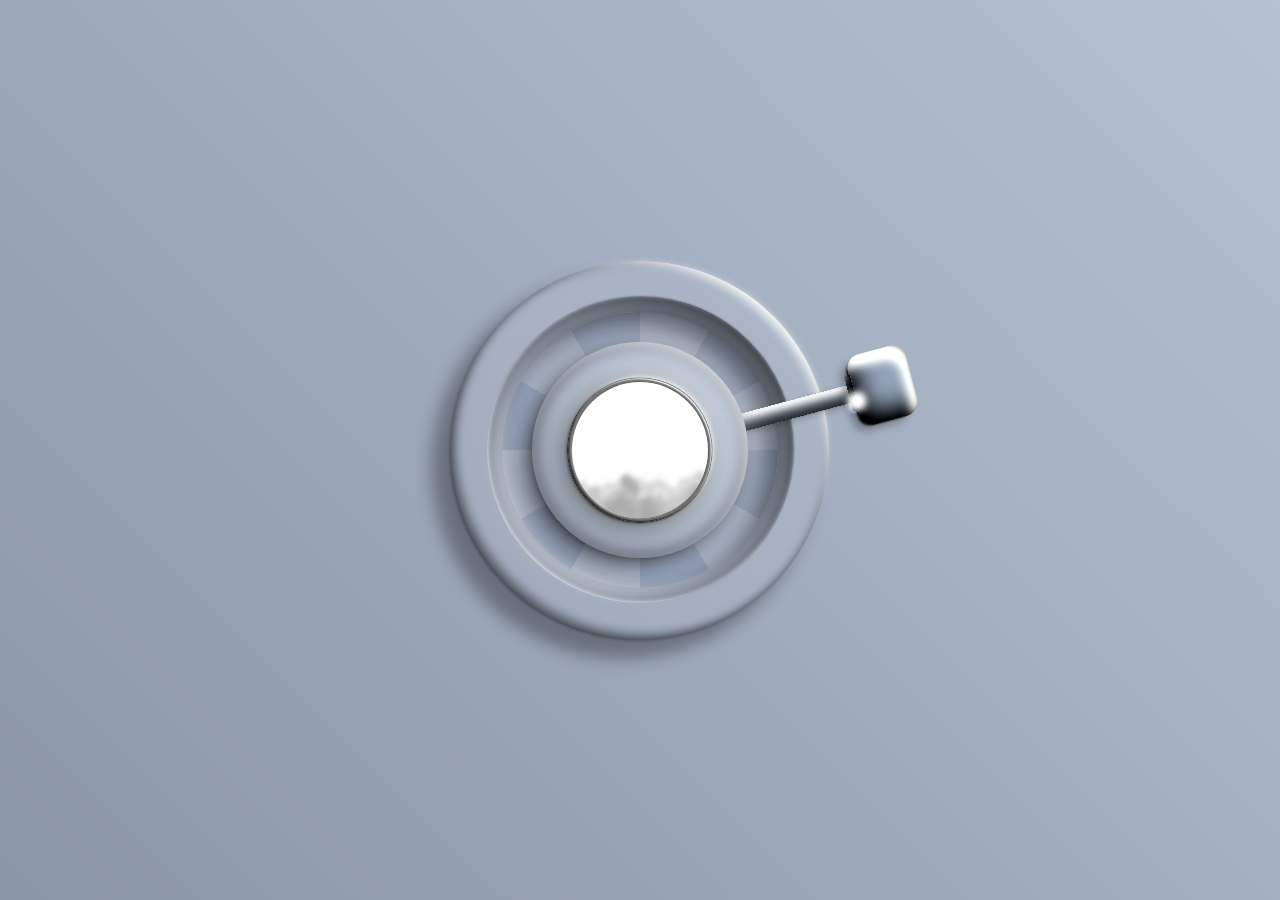
<file: gear.html>
<!DOCTYPE html>
<html lang="en">
<head>
    <meta charset="UTF-8">
    <meta name="viewport" content="width=device-width, initial-scale=1.0">
    <link rel="stylesheet" href="gear.css">
    <link rel="icon" href="tfc_logo.png">
    <title>Day Gear !!</title>
</head>
<body>
    <div class="nueclock-wrap">
        <div class="outer-ring"></div>
        <div class="inner-outer-ring"></div>
        <div class="mid-ring"></div>
        <div class="hour"><div class="shimmer"><div></div><div></div><div></div></div></div>
        <div class="outer-inner-ring"></div>
        <div class="inner-inner-ring"></div>
      </div>
      
      <div class="minihud ">
        <div class="metal-ring"></div>
        <div class="scene">
          <div class="sky"></div>
          <div id="timeContainer" ></div>
          <div class="clouds"></div>
          <div class="clouds sec"></div>
        </div>
      </div>
      
      <svg>
        <filter id="cloud1" x="-50%" y="-50%" width="200%" height="200%">
          <feTurbulence baseFrequency="0.9" numOctaves="4" seed="2"><animate attributeName="baseFrequency" dur="20s" values="0.05;0.02" keyTimes="0; 1" repeatCount="indefinite"/></feTurbulence>
          <feOffset dx="200" dy="100" /><feDisplacementMap in="SourceGraphic" scale="20" />
        </filter>
        <filter id="cloud2" x="-50%" y="-50%" width="200%" height="200%">
          <feTurbulence baseFrequency="0.9" numOctaves="3" seed="4"><animate attributeName="baseFrequency" dur="33s" values="0.05;0.02" keyTimes="0; 1" repeatCount="indefinite"/></feTurbulence>
          <feOffset dx="200" dy="100" /><feDisplacementMap in="SourceGraphic" scale="20" />
        </filter>
      </svg>
      <script src="gear.js"></script>
</body>
</html>
</file>
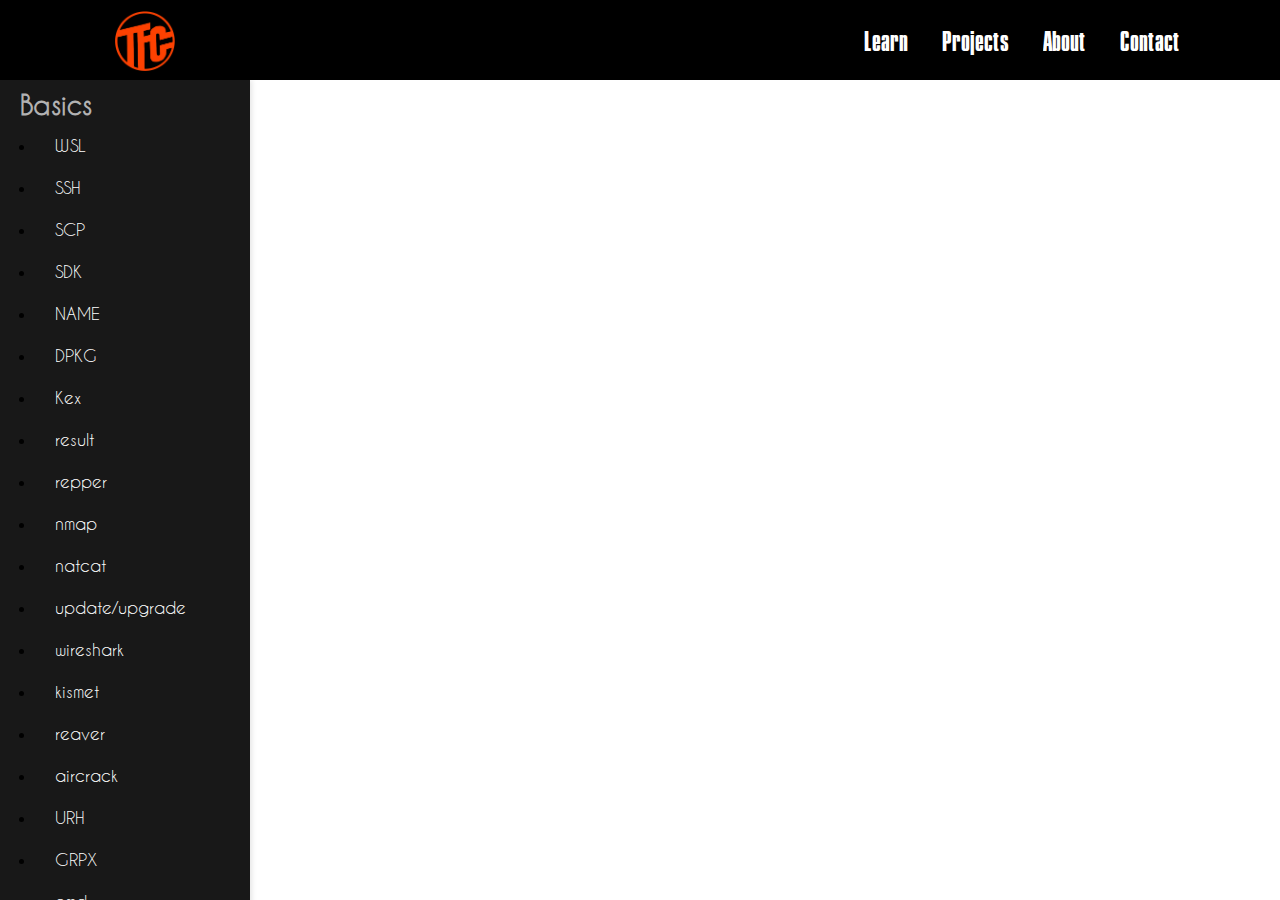
<file: hacking.html>
<!DOCTYPE html>
<html>

<head>
    <link rel="stylesheet" href="https://cdnjs.cloudflare.com/ajax/libs/font-awesome/6.6.0/css/all.min.css">
    <link rel="stylesheet" href="hacking.css">
    <meta charset="UTF-8" />
    <link rel="icon" href="tfc_logo.png">
    <title>Mohamed Mossab</title>
</head>

<body>
    <header>
        <div class="nav-bar">
            <a href="main.html">
                <img class="TFC-logo" src="tfc_logo.png" alt="">
            </a>
            <nav class="navigation">
                <a class="nav3" href="#Learn">Learn</a>
                <a class="nav1" href="#Projects">Projects</a>
                <a class="nav4" href="#About">About</a>
                <a class="nav2" href="#Contact">Contact</a>
            </nav>
        </div>
    </header>

    <div class="sidebar" id="">
        <h2>Basics</h2>
        <ul>
            <li><a href="#" onclick="showContent('WSL')">WSL</a></li>
            <li><a href="#" onclick="showContent('SSH')">SSH</a></li>
            <li><a href="#" onclick="showContent('SCP')">SCP</a></li>
            <li><a href="#" onclick="showContent('SDK')">SDK</a></li>
            <li><a href="#" onclick="showContent('name')">NAME</a></li>
            <li><a href="#" onclick="showContent('DPKG')">DPKG</a></li>
            <li><a href="#" onclick="showContent('Kex')">Kex</a></li>
            <li><a href="#" onclick="showContent('cmd result')">result</a></li>
            <li><a href="#" onclick="showContent('jhon the repper')">repper</a></li>
            <li><a href="#" onclick="showContent('nmap')">nmap</a></li>
            <li><a href="#" onclick="showContent('natcat')">natcat</a></li>
            <li><a href="#" onclick="showContent('update/upgrade')">update/upgrade</a></li>
            <li><a href="#" onclick="showContent('wireshark')">wireshark</a></li>
            <li><a href="#" onclick="showContent('kismet')">kismet</a></li>
            <li><a href="#" onclick="showContent('reaver')">reaver</a></li>
            <li><a href="#" onclick="showContent('aircrack')">aircrack</a></li>
            <li><a href="#" onclick="showContent('URH')">URH</a></li>
            <li><a href="#" onclick="showContent('GRPX')">GRPX</a></li>
            <li><a href="#" onclick="showContent('cmd')">cmd</a></li>
            <li><a href="#" onclick="showContent('Kali linux')">Kali</a></li>
            <li><a href="#" onclick="showContent('nethunter')">nethunter</a></li>
            <li><a href="#" onclick="showContent('powershell')">powershell</a></li>
            <li><a href="#" onclick="showContent('OSINT')">OSINT</a></li>

        </ul>
    </div>
    <div class="main-content"></div>
    <div id="SSH" class="content">
        <h2>Understanding SSH (Secure Shell)</h2>
        <p>
            <span>Definition:</span><br>
            &nbsp;SSH (Secure Shell) is a network protocol used to securely connect to and manage network devices over
            an unsecured network. It provides a secure channel over an unsecured network by using strong encryption,
            enabling safe communication between two networked devices.
        </p>
        <p>
            <span class="jj">Key Features of SSH:</span><br>
            <br>
            <span>1. Encryption:</span><br>
            &nbsp;SSH encrypts the session data, ensuring that all communications are secure and cannot be intercepted
            by unauthorized parties.<br>
            <br>
            <span>2. Authentication:</span><br>
            &nbsp;SSH supports multiple authentication methods, including password-based and key-based authentication,
            enhancing the security of connections.<br>
            <br>
            <span>3. Integrity:</span><br>
            &nbsp;SSH ensures data integrity by using message authentication codes (MACs) to verify that the data sent
            between the client and server is not altered during transmission.<br>
            <br>
            <span>4. Port Forwarding:</span><br>
            &nbsp;SSH supports port forwarding (tunneling), allowing users to securely forward network traffic from one
            network to another over the SSH connection.<br>
            <br>
            <span>5. Secure File Transfers:</span><br>
            &nbsp;SSH provides tools like SCP (Secure Copy Protocol) and SFTP (SSH File Transfer Protocol) for secure
            file transfer between computers.<br>
        </p>
        <p>
            <span class="jj">Common Uses of SSH:</span><br>
            <br>
            <span>1. Remote Administration:</span><br>
            &nbsp;SSH is widely used by system administrators to remotely access and manage servers and network
            devices.<br>
            <br>
            <span>2. Secure File Transfers:</span><br>
            &nbsp;SCP and SFTP are used for transferring files securely between local and remote systems.<br>
            <br>
            <span>3. Tunneling and Port Forwarding:</span><br>
            &nbsp;SSH tunnels are used to secure communications between applications, bypassing firewalls and accessing
            remote services securely.<br>
            <br>
            <span>4. Secure Shell Access:</span><br>
            &nbsp;Developers and IT professionals use SSH to securely access shell environments on remote machines for
            development and testing purposes.<br>
            <br>
            <span>5. VPN and Proxy Replacement:</span><br>
            &nbsp;SSH can be used to create secure VPN-like tunnels, allowing access to private networks over the
            internet.<br>
        </p>
        <h2>Usage</h2>
        <span>Follow these steps to connect to a server using SSH:</span>
        <code>
            <div class="comment line">#!/bin/bash</div>
<div class="line"></div>

<div class="comment line"># Update package list</div>
<div class="command line">sudo apt update</div>
<div class="line"></div>

<div class="comment line"># Install OpenSSH client</div>
<div class="command line">sudo apt install -y openssh-client</div>
<div class="line"></div>

<div class="comment line"># Prompt user for SSH connection details</div>
<div class="command line">read -p "Enter the username for the SSH connection: " username</div>
<div class="command line">read -p "Enter the hostname or IP address: " hostname</div>
<div class="line"></div>

<div class="comment line"># Use SSH to connect to the specified server</div>
<div class="command line">ssh "${username}@${hostname}"</div>
</code>
    </div>
    </div>
    <div class="main-content"></div>
    <div id="WSL" class="content">
        <h2>Windows Subsystem for Linux (WSL)</h2>

        <span>Overview</span>
        <p>Windows Subsystem for Linux (WSL) is a compatibility layer developed by Microsoft that enables users to run a
            Linux environment directly on a Windows machine. This includes running Linux command-line tools,
            applications, and utilities without the need for a virtual machine or dual-boot setup.</p>

        <h2>Key Features</h2>
        <br>
        <ul>
            <li><strong>Integration:</strong> Seamlessly integrates with Windows, allowing you to use Linux tools
                alongside your Windows applications.</li>
            <li><strong>Performance:</strong> Offers near-native performance for running Linux applications by
                leveraging the Windows kernel.</li>
            <li><strong>Convenience:</strong> Provides easy access to Linux distributions through the Microsoft Store,
                and you can install multiple distributions on a single system.</li>
            <li><strong>File Access:</strong> Allows access to your Windows files from within the Linux environment and
                vice versa.</li>
        </ul>

        <h2>Usage</h2>
        <br>
        <p>WSL is particularly useful for developers, system administrators, and those who prefer Linux tools and
            environments but are working within a Windows ecosystem. It supports various Linux distributions, such as
            Ubuntu, Debian, and Fedora, providing a versatile development and scripting environment.</p>
        <br>
        <h2>Getting Started</h2>
        <br>
        <p>To get started with WSL, you need to enable the WSL feature on your Windows machine and install your
            preferred Linux distribution. Once set up, you can launch the Linux terminal and begin using Linux commands
            and tools directly on your Windows system.</p>
        <br>
        <h2>WSL Setup Code</h2>
        <code>
            <div class="comment line"># Enable WSL Feature</div>
            <div class="command line">wsl --install</div>
            <div class="line"></div>
    
            <div class="comment line"># If WSL is already installed and needs updating</div>
            <div class="command line">wsl --update</div>
            <div class="line"></div>
    
            <div class="comment line"># Install a specific Linux distribution (e.g., Ubuntu)</div>
            <div class="command line">wsl --install -d Ubuntu</div>
            <div class="line"></div>
    
            <div class="comment line"># Launch the default Linux distribution</div>
            <div class="command line">wsl</div>
            <div class="line"></div>
    
            <div class="comment line"># Create a user account and password on the first run</div>
            <div class="line"></div>
    
            <div class="comment line"># Update and upgrade Linux packages</div>
            <div class="command line">sudo apt update</div>
            <div class="command line">sudo apt upgrade</div>
            <div class="line"></div>
    
            <div class="comment line"># Access Windows files from WSL</div>
            <div class="command line">cd /mnt/c/Users/YourUsername</div>
            <div class="line"></div>
    
            <div class="comment line"># Example command to list files in the current directory</div>
            <div class="command line">ls -l</div>
            <div class="line"></div>
    
            <div class="comment line"># Uninstall a specific Linux distribution</div>
            <div class="command line">wsl --unregister Ubuntu</div>
            <div class="line"></div>
    
            <div class="comment line"># Remove WSL feature (if needed)</div>
            <div class="command line">dism.exe /online /disable-feature /featurename:Microsoft-Windows-Subsystem-Linux</div>
            </code>
    </div>
    </div>
    <div class="main-content"></div>
    <div id="SCP" class="content">
        <h2>Secure Copy Protocol (SCP)</h2>

        <span>Understanding SCP</span>
        <br>
        <p>
            <span>Definition:</span><br>
            &nbsp;SCP (Secure Copy Protocol) is a network protocol used for securely transferring files between
            hosts on a network.
            It utilizes SSH (Secure Shell) to provide a secure, encrypted channel for file transfer, ensuring that
            data and credentials
            are protected from unauthorized access.
        </p>
        <br>

        <p>
            <span class="jj">Key Features of SCP:</span><br>
            <br>
            <span>1. Encryption:</span><br>
            &nbsp;SCP encrypts both the data being transferred and the authentication information, ensuring that all
            communications
            are secure and cannot be intercepted by unauthorized parties.<br>
            <br>
            <span>2. Authentication:</span><br>
            &nbsp;It uses SSH for authentication, which includes methods such as password-based and key-based
            authentication,
            enhancing the security of file transfers.<br>
            <br>
            <span>3. Command-Line Interface:</span><br>
            &nbsp;SCP is commonly used through command-line tools, making it suitable for automation and scripting
            tasks.<br>
            <br>
            <span>4. Cross-Platform Compatibility:</span><br>
            &nbsp;SCP is available on various operating systems, including Unix, Linux, and Windows, making it
            versatile for different environments.<br>
        </p>

        <p>
            <span class="jj">Common Uses of SCP:</span><br>
            <br>
            <span>1. File Transfers:</span><br>
            &nbsp;SCP is used to securely transfer files between a local machine and a remote server or between two
            remote servers.<br>
            <br>
            <span>2. Secure Backup:</span><br>
            &nbsp;It helps in creating secure backups of important files on remote servers.<br>
            <br>
            <span>3. System Administration:</span><br>
            &nbsp;System administrators use SCP to manage files on remote systems securely.<br>
        </p>
        <br>
        <h2>SCP (Secure Copy Protocol) Command Example</h2>
        <code>
    <div class="comment"># Copy a file from local to remote</div>
    <div class="command">scp /path/to/local/file.txt username@remote_host:/path/to/remote/directory/</div>
    <br>

    <div class="comment"># Copy a file from remote to local</div>
    <div class="command">scp username@remote_host:/path/to/remote/file.txt /path/to/local/directory/</div>
    <br>

    <div class="comment"># Copy a directory recursively from local to remote</div>
    <div class="command">scp -r /path/to/local/directory/ username@remote_host:/path/to/remote/directory/</div>
    <br>

    <div class="comment"># Copy a directory recursively from remote to local</div>
    <div class="command">scp -r username@remote_host:/path/to/remote/directory/ /path/to/local/directory/

    </div>
</code>
    </div>
    <div class="main-content"></div>
    <div id="name" class="content">
        <h2>Understanding Usernames in Operating Systems</h2>
        <br>
        <span>Definition</span>
        <br>
        <p>
            <span>Username:</span><br>
            &nbsp;A username is a unique identifier assigned to each user account within an operating system. It is
            used
            to distinguish between different users, enabling the operating system to manage access to files,
            applications,
            and system settings based on individual user permissions.
        </p>
        <br>
        <h2>Purpose of Usernames</h2>
        <br>
        <p>
            <span>1. User Identification:</span><br>
            &nbsp;Usernames help identify and authenticate users logging into the system. They serve as a key part
            of the login
            process, often used in combination with a password to verify user identity.<br>
            <br>
            <span>2. Access Control:</span><br>
            &nbsp;Usernames are linked to specific permissions and roles, allowing the system to control access to
            resources
            based on the user's identity. Different users may have varying levels of access to files, applications,
            and system settings.<br>
            <br>
            <span>3. Personalization:</span><br>
            &nbsp;Usernames allow the operating system to provide a personalized experience for each user, including
            customized
            settings, preferences, and files.<br>
        </p>
        <br>
        <h2>Get Username Commands</h2>
        <code>
            <div class="comment line"># Get Username on Windows</div>
            <div class="command line">whoami</div>
            <div class="command line">echo %USERNAME%</div>
            <div class="line"></div>
    
            <div class="comment line"># Get Username on Linux</div>
            <div class="command line">whoami</div>
            <div class="command line">echo $USER</div>
            <div class="line"></div>
    
            <div class="comment line"># Get Username on macOS</div>
            <div class="command line">whoami</div>
            <div class="command line">id -un</div>
            <div class="line"></div>
    
            <div class="comment line"># Get Username on Unix</div>
            <div class="command line">whoami</div>
            <div class="command line">logname</div>
            <div class="line"></div>
    
            <div class="comment line"># Get Username with PowerShell (Windows)</div>
            <div class="command line">[System.Security.Principal.WindowsIdentity]::GetCurrent().Name</div>
        </code>
    </div>
    <div class="main-content"></div>
    <div id="SSH" class="content">
        <h1>Understanding SDKs (Software Development Kits)</h1>

        <h2>Definition</h2>
        <p>
            <span>SDK (Software Development Kit):</span><br>
            &nbsp;An SDK is a collection of software tools and libraries provided by hardware or software vendors to
            help developers
            build applications for specific platforms or environments. It typically includes APIs, documentation, code
            samples, and other
            resources necessary for developing software.
        </p>

        <h2>Purpose of SDKs</h2>
        <p>
            <span>1. Development Support:</span><br>
            &nbsp;SDKs provide developers with the necessary tools and resources to create applications efficiently and
            effectively. This
            includes libraries, frameworks, and documentation that simplify the development process.<br>
            <br>
            <span>2. Platform Integration:</span><br>
            &nbsp;SDKs facilitate the integration of applications with specific platforms or services, ensuring
            compatibility and providing
            access to platform-specific features and functionalities.<br>
            <br>
            <span>3. Enhanced Functionality:</span><br>
            &nbsp;By using an SDK, developers can leverage pre-built components and tools, adding advanced features to
            their applications
            without having to develop them from scratch.<br>
        </p>

        <h2>How to Install an SDK</h2>
        <p>
            <span>1. Download SDK:</span><br>
            &nbsp;Visit the official website of the SDK provider and download the SDK package appropriate for your
            development environment.<br>
            <br>
            <span>2. Install SDK:</span><br>
            &nbsp;Follow the installation instructions provided in the SDK documentation. This may involve running an
            installer or extracting
            the files to a specific directory.<br>
            <br>
            <span>3. Configure SDK:</span><br>
            &nbsp;Set up the SDK in your development environment by configuring paths, environment variables, or project
            settings as required
            by the SDK documentation.<br>
        </p>

</body>
<script src="script.js"></script>
<script src="acdtive.js"></script>
</body>
</file>
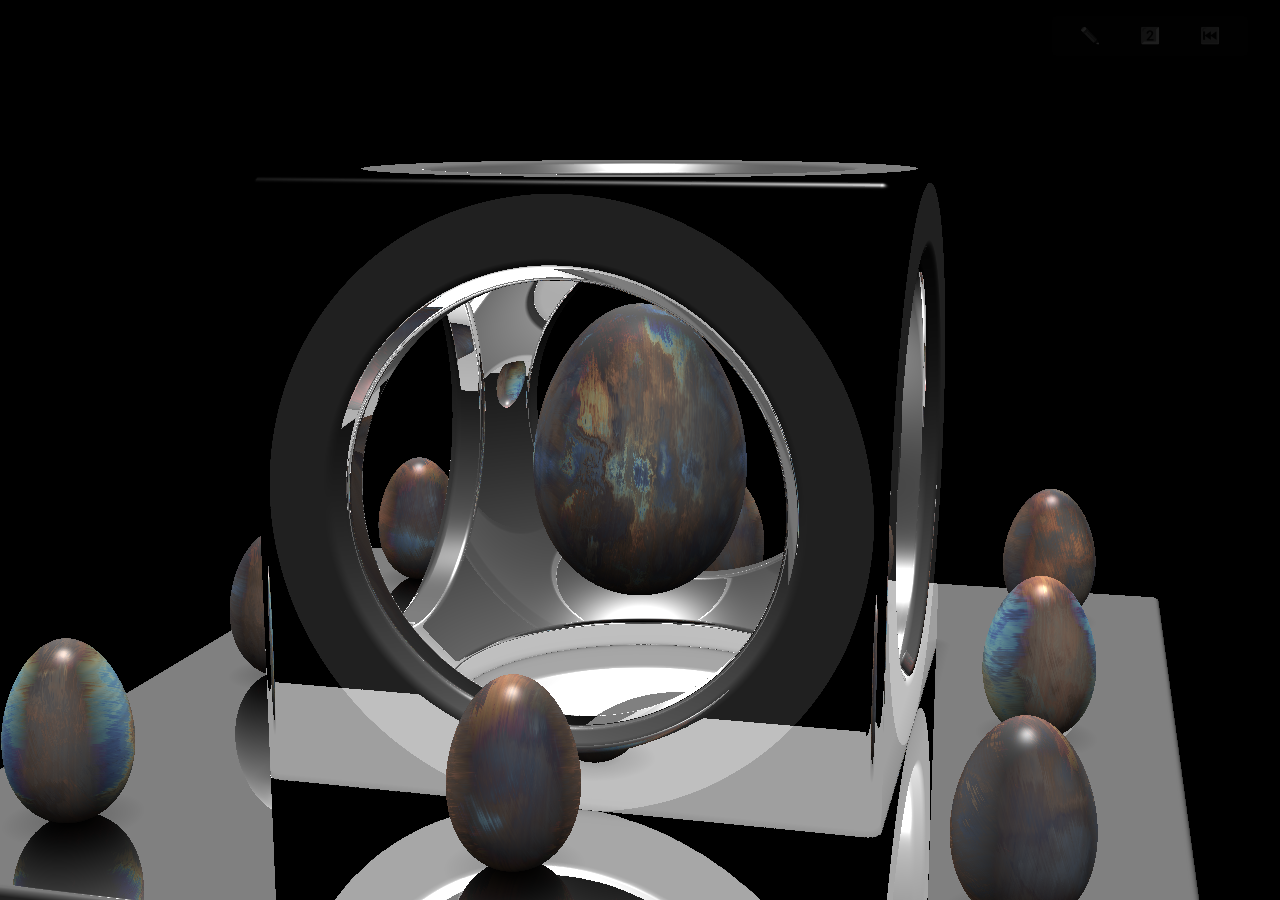
<file: hexagon.html>
<!DOCTYPE html>
<html lang="en">
<head>
    <meta charset="UTF-8">
    <meta name="viewport" content="width=device-width, initial-scale=1.0">
    <link rel="stylesheet" href="hexagon.css">
    <link rel="icon" href="tfc_logo.png">
    <title>Document</title>
</head>
<body>
    <canvas id="canvas"></canvas>
<textarea id="codeEditor" class="editor" spellcheck="false" autocorrect="off" autocapitalize="off" translate="no" oninput="render()"></textarea>
<pre id="error"></pre>
<div id="indicator"></div>
<div id="controls">
  <div class="controls">
    <input id="btnToggleView" class="icon" type="checkbox" name="toggleView" onclick="toggleView()">
    <input id="btnToggleResolution" class="icon" type="checkbox" name="toggleResolution" onchange="toggleResolution()">
    <input id="btnReset" class="icon" type="checkbox" name="reset" onclick="reset()">
  </div>
</div>
<script type="x-shader/x-fragment">#version 300 es
/*********
* made by Matthias Hurrle (@atzedent)
*/ 
precision highp float;
out vec4 O;
uniform float time;
uniform vec2 resolution;
uniform vec2 touch;
uniform int pointerCount;
#define P pointerCount
#define mouse ((touch-.5*R)/min(R.x,R.y))
#define FC gl_FragCoord.xy
#define R resolution
#define T mod(time, 125.6637061436)
#define S smoothstep
#define N normalize
#define rot(a) mat2(cos(a-vec4(0,11,33,0)))
float rnd(vec2 p) {
  return fract(sin(dot(p, vec2(12.9898, 78.233)))*345678.);
}
float noise(vec2 p) {
  vec2 i = floor(p),
  f = fract(p),
  u = S(.0, 1., f);

  float
  a = rnd(i),
  b = rnd(i+vec2(1, 0)),
  c = rnd(i+vec2(0, 1)),
  d = rnd(i+1.);

  return mix(mix(a, b, u.x), mix(c, d, u.x), u.y);
}
float fbm(vec2 p) {
  float t = .0,
  a = 1.;

  for (int i = 0; i < 5; i++) {
    t += a*noise(p);
    p *= 2.;
    a *= .5;
  }

  return t;
}
vec3 palette(float t) {
  vec3
  a = vec3(.5),
  b = vec3(.5),
  c = vec3(1),
  d = vec3(.2,.3,.4);

  return a+b*cos(6.3*(c*d+t));
}
vec3 pattern(vec2 uv) {
  vec3 col = vec3(0);
  vec2 p = uv;
  float d = 1.;

  for (float i = .0; i < 3.; i++) {
    p = vec2(cos(.25*sin(uv.x)), cos(uv.y)*.25);
    float a = fbm(2.*uv*length(p)*d),
    b = fbm(100.*vec2(dot(p, uv)));
    d = mix(a, b,.1);
    uv *= .5;
    col += palette(d)*.5;
  }

  col = mix(col, vec3(.5),.5);
  col = mix(col, col*col*col*col, col);
  col = S(.0, 1., col);
  col = pow(col, vec3(.4545));

  return col;
}
float smin(float a, float b, float k) {
  float h = clamp(.5+.5*(b-a)/k,.0, 1.);
  return mix(b, a, h)-k*h*(1.-h);
}
float egg(vec3 p, vec3 s) {
  s.xz += (-p.y*.085);
  s = abs(s);
  return (length(p / s) - 1.) * min(min(s.x, s.y), s.z);
}
float box(vec3 p, vec3 s) {
  p = abs(p)-s;
  return length(max(p,.0))+min(.0, max(max(p.x, p.y), p.z));
}
float crss(vec3 p, float r) {
  return min(
    min(
      length(p.yz)-r,
      length(p.xz)-r
    ),
    length(p.xy)-r
  );
}
vec2 map(vec3 p) {
  vec3 q = p,
  st = p;
  p.xz *= rot(.39);
  vec3 qq = p;
  st.xz = p.xz;
  st.xz -= clamp(round(st.xz/1.5), -1.,1.)*1.5;
  qq -= clamp(round(qq/1.89), -1.,1.)*1.89;
  float
  bx = smin(box(p, vec3(1))-.05, -smin(crss(p,.73), length(qq)-1.15,.0125), -.0125),
  sz = egg(q,vec3(.4,.55,.4)),
  pl = box(p-vec3(0, -1.1, 0), vec3(2,.1, 2)-.02)-.025,
  es = length(p.xz) > .5 ? egg(st-vec3(0, -.697, 0), vec3(.2,.3,.2)): 5e5;

  vec2 a = vec2(pl, 1.),
  b = vec2(bx, 2.);

  a = a.x < b.x?a: b;
  b = vec2(es, 3.);
  a = a.x < b.x?a: b;
  b = vec2(sz, 4.);
  a = a.x < b.x?a: b;

  return a;
}
vec3 norm(vec3 p) {
  float h = 1e-3; vec2 k = vec2(-1, 1);
  return N(
    k.xyy*map(p+k.xyy*h).x+
    k.yxy*map(p+k.yxy*h).x+
    k.yyx*map(p+k.yyx*h).x+
    k.xxx*map(p+k.xxx*h).x
  );
}
float calcAO(vec3 p, vec3 n) {
  float occ = .0,
  sca = 1.;
  for (float i = .0; i < 2.; i++) {
    float h = .01+.05*i;
    float d = map(p+h*n).x;
    occ += (h-d)*sca;
    sca *= .5;
    if (occ > .35) break;
  }
  return clamp(1.-3.*occ,.0, 1.)*(.5+.5*n.y);
}
void cam(inout vec3 p) {
  vec2 m = P > 0?mouse*3.14: vec2(0);
  float t = T*.1;
  p.yz *= rot(-cos(t)*.2-m.y*1.5707);
  p.xz *= rot(t-m.x*3.14);
}
void main() {
  vec2 uv = (FC-.5*R)/min(R.x, R.y);
  vec3 col = vec3(0),
  p = vec3(0, 0, exp(sin(3.1415926536+T*.05))*1.5-7.),
  rd = N(vec3(uv, 1.9));
  cam(p); cam(rd);
  const float steps = 400., maxd = 12.;
  float bnz = .0,
  a = .5;
  for (float i = .0; i < steps; i++) {
    vec2 d = map(p);
    if (abs(d.x) < 1e-3) {
      if (bnz++>1.) break;
      vec3 n = norm(p),
      l = N(vec3(0, 10, 0)),
      r = reflect(rd, n);
      float diff = dot(l, n)*.5+.5,
      occ = calcAO(p, n);
      col += diff*(1.-a)*occ;

      if (d.y > 2.) {
        vec3 q = p*2.;
        if (d.y > 3.) {
          q *= 3.+vec3(0,-1.5,0);
          q.xz+=vec2(2.2,-2);
        }
        n = abs(n);
        col = max(col, pattern(q.xz)*n.y);
        col = max(col, pattern(q.xy)*n.z);
        col = max(col, pattern(q.yz)*n.x);
        col *= occ;
        col += pow(max(.0, r.y), 20.)*(d.y < 4. ? .5: .1);
        break;
      } else if (d.y == 2.) {
        col *= S(.45,.45-2./max(R.x, R.y), sin(2.92*dot(p, p))*.5+.5);
      }
      col += pow(max(.0, r.y), 20.);

      a *= .75;
      rd = r;
      d.x = 3e-2;
    }

    if (d.x > maxd) break;
    p += rd*d.x;
  }
  O = vec4(col, 1);
}</script>
<script src="hexagon.js"></script>
</body>
</html>
</file>
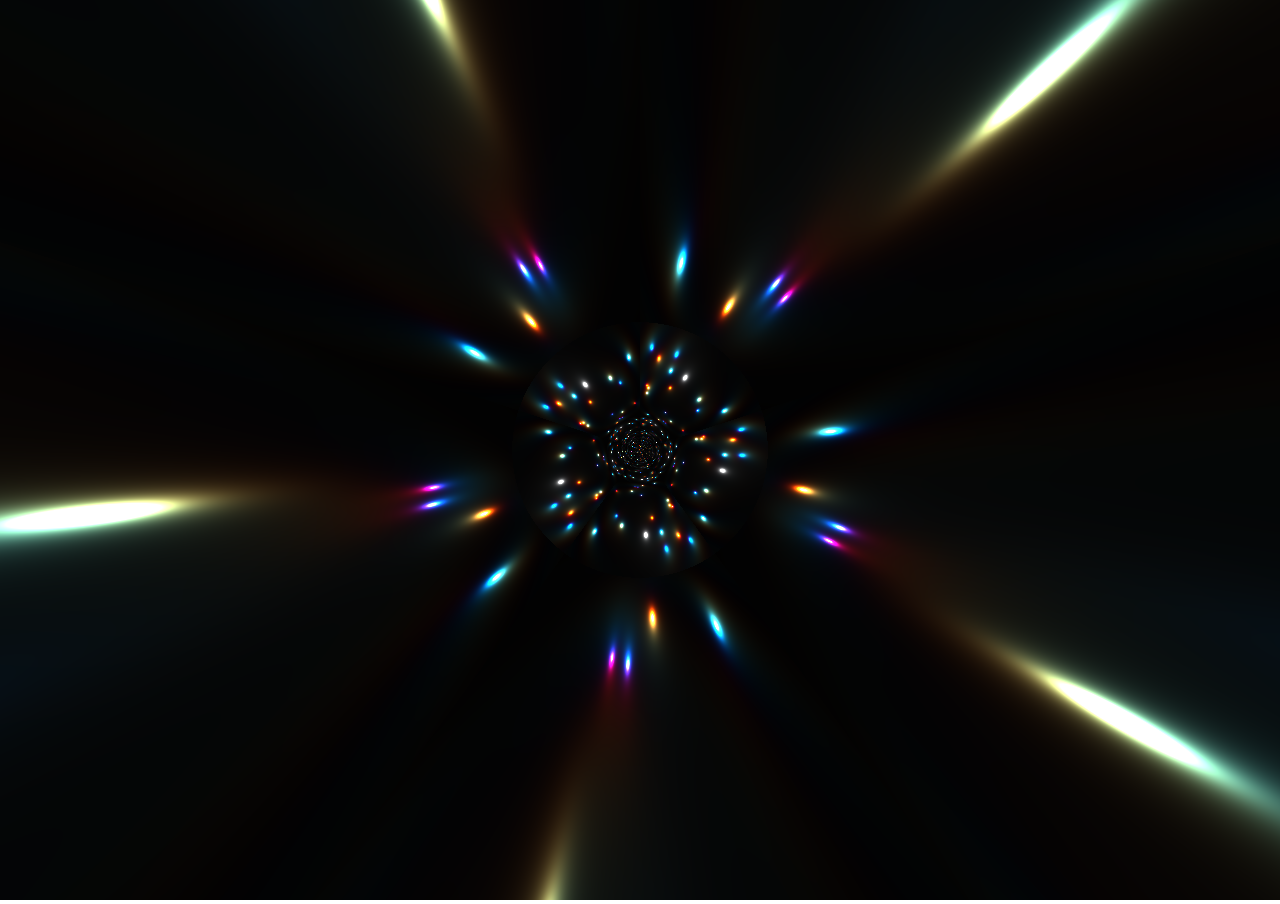
<file: light.html>
<!DOCTYPE html>
<html lang="en">
<head>
    <meta charset="UTF-8">
    <meta name="viewport" content="width=device-width, initial-scale=1.0">
    <link rel="icon" href="tfc_logo.png">
    <title>light</title>
</head>
<body>
    <script type="x-shader/x-fragment">#version 300 es
        /*********
        * made by Matthias Hurrle (@atzedent)
        */   
        precision highp float;
        out vec4 O;
        uniform float time;
        uniform vec2 resolution;
        #define FC gl_FragCoord.xy
        #define R resolution
        #define T time
        #define hue(a) (.6+.6*cos(6.3*(a)+vec3(0,83,21)))
        float rnd(float a) {
            vec2 p=fract(a*vec2(12.9898,78.233));	p+=dot(p,p*345.);
            return fract(p.x*p.y);
        }
        vec3 pattern(vec2 uv) {
            vec3 col=vec3(0);
            for (float i=.0; i++<20.;) {
                float a=rnd(i);
                vec2 n=vec2(a,fract(a*34.56)), p=sin(n*(T+7.)+T*.5);
                float d=dot(uv-p,uv-p);
                col+=.00125/d*hue(dot(uv,uv)+i*.125+T);
            }
            return col;
        }
        void main(void) {
            vec2 uv=(FC-.5*R)/min(R.x,R.y);
            vec3 col=vec3(0);
            float s=2.4,
            a=atan(uv.x,uv.y),
            b=length(uv);
            uv=vec2(a*5./6.28318,.05/tan(b)+T);
            uv=fract(uv)-.5;
            col+=pattern(uv*s);
            O=vec4(col,1);
        }</script>
        <script src="light.js"></script>
</body>
</html>
</file>
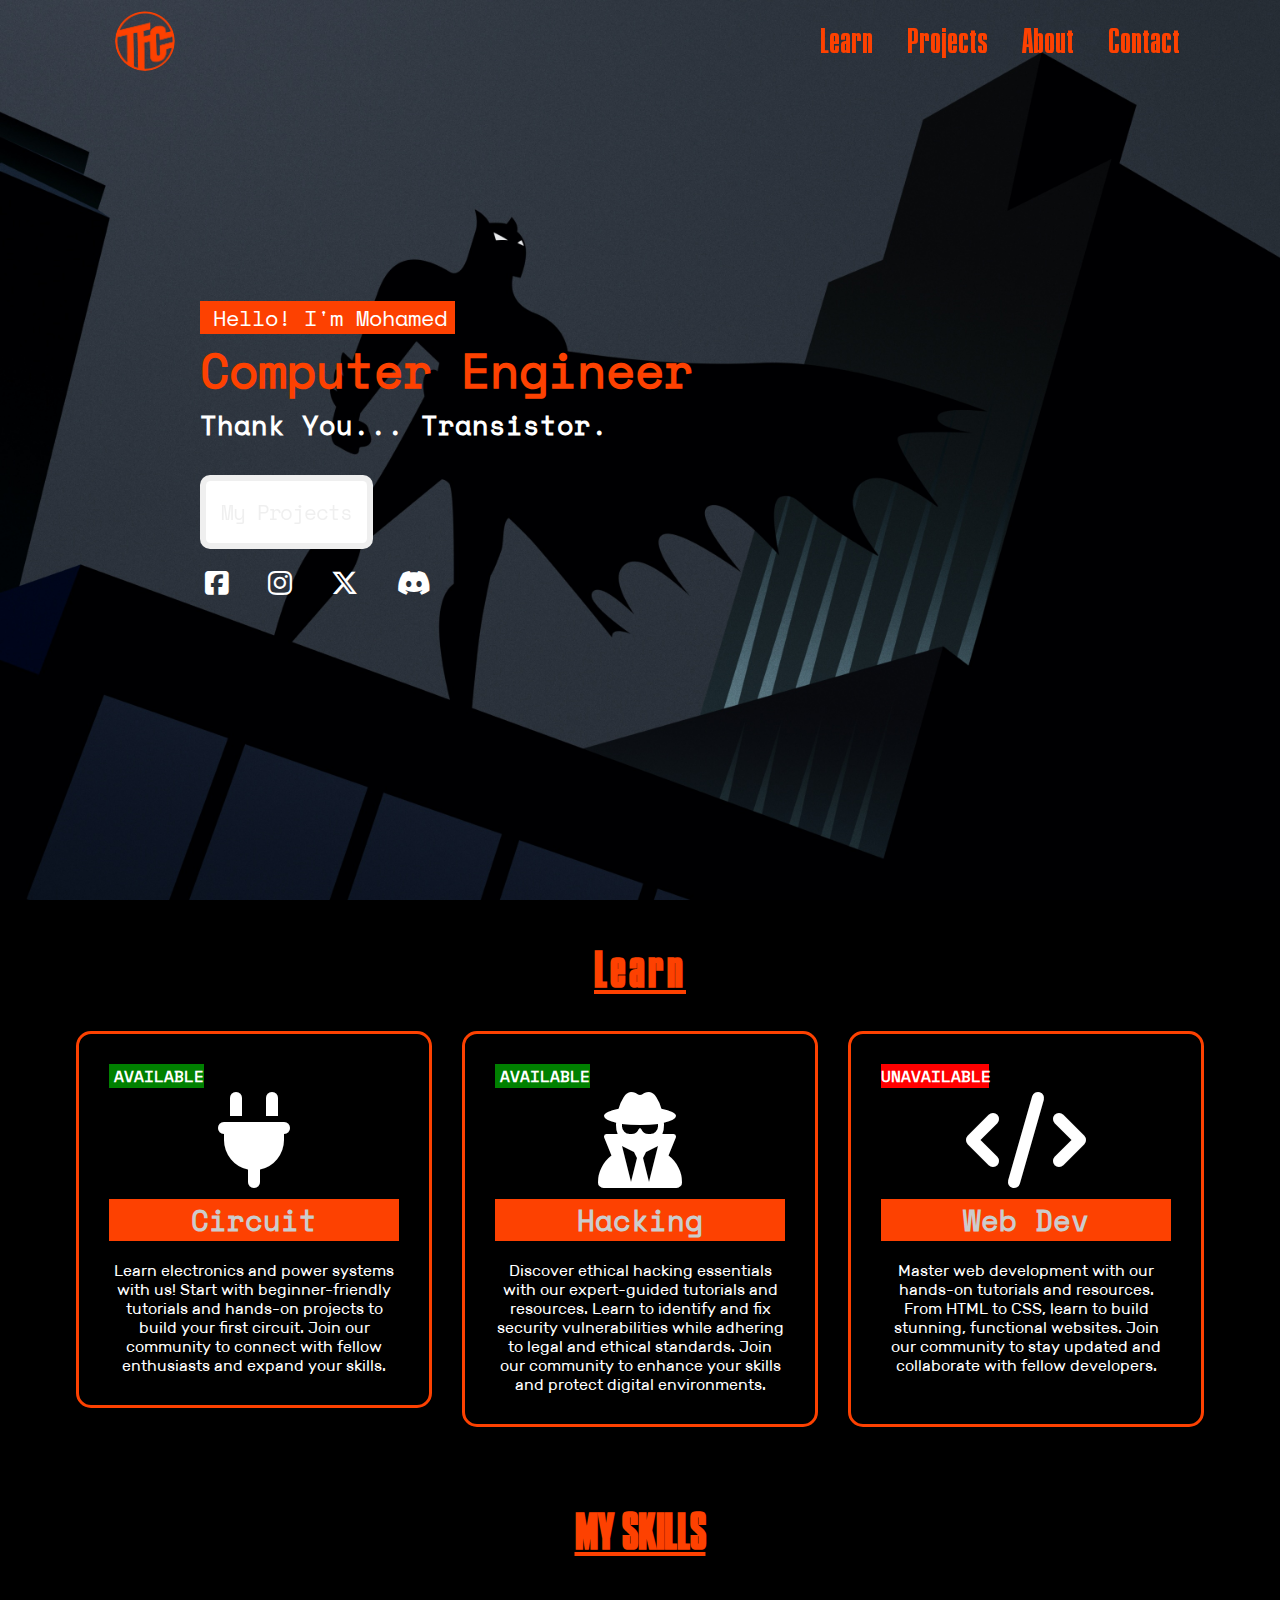
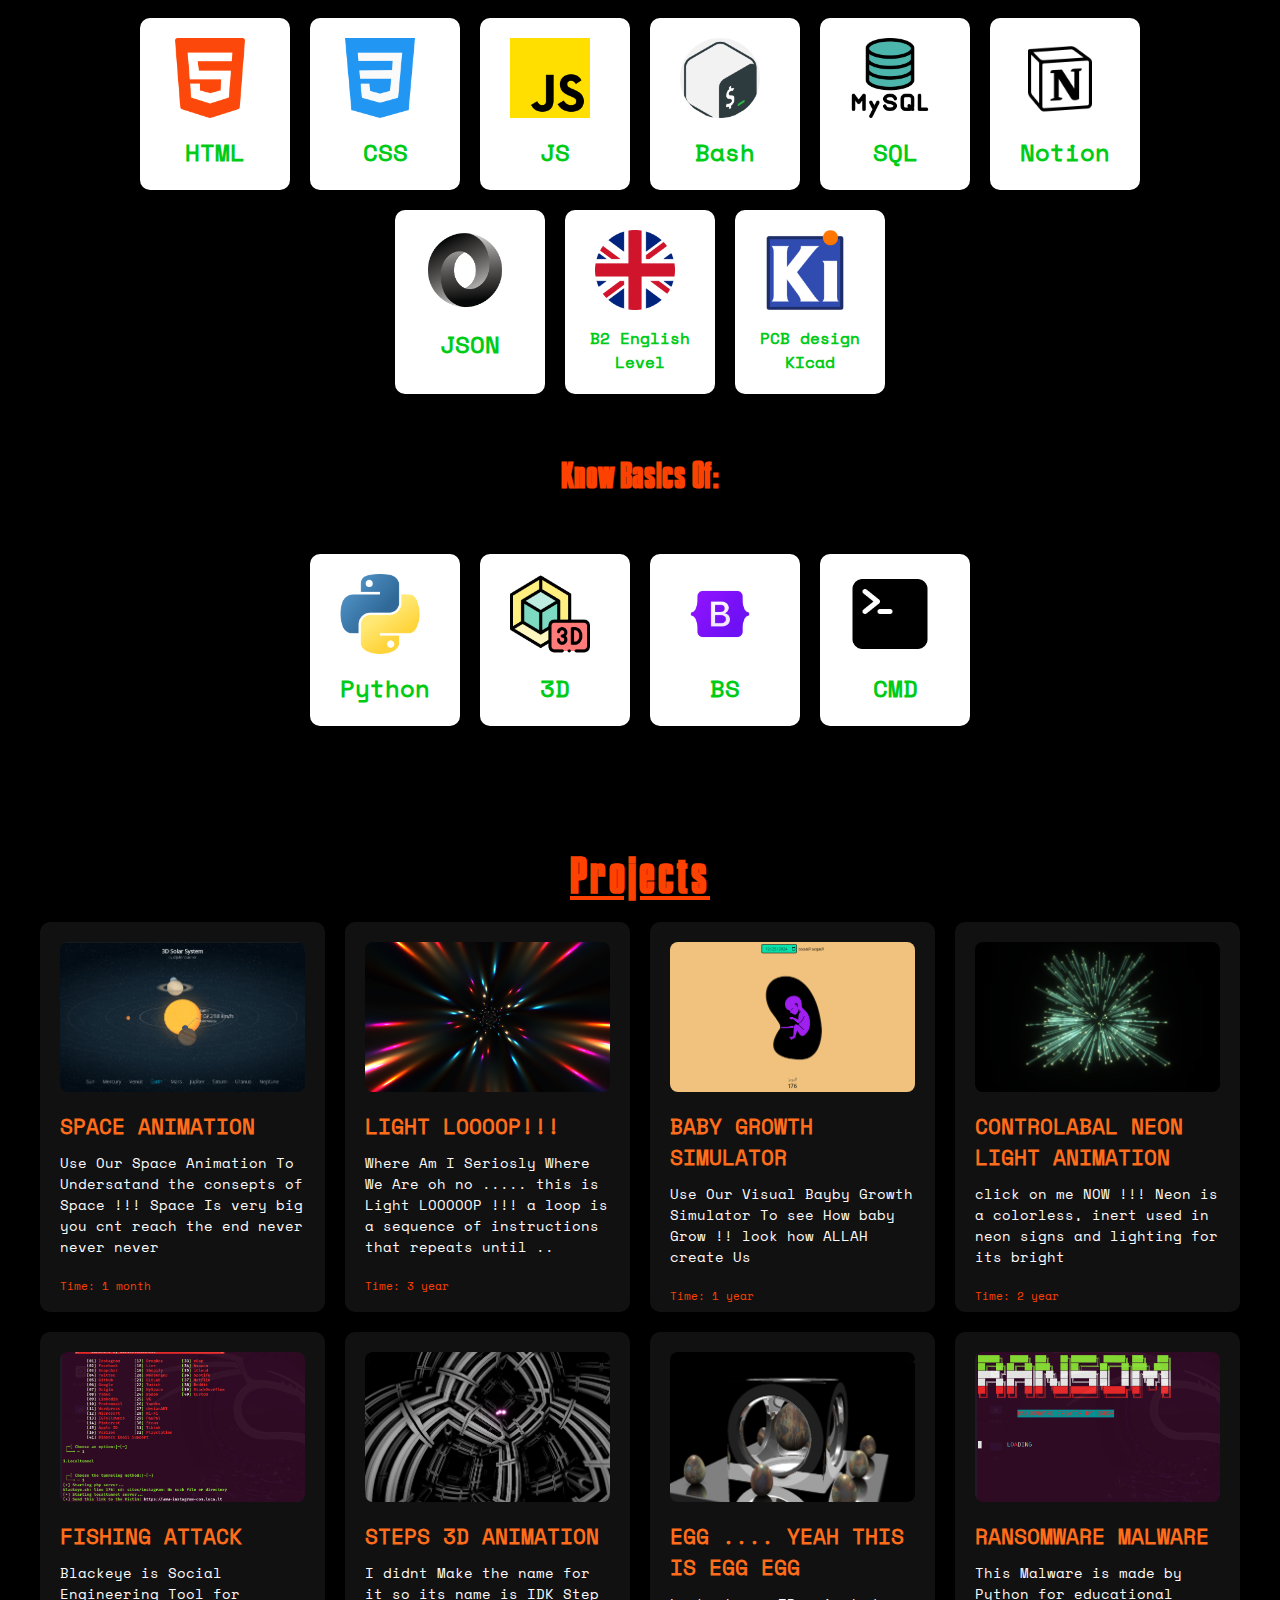
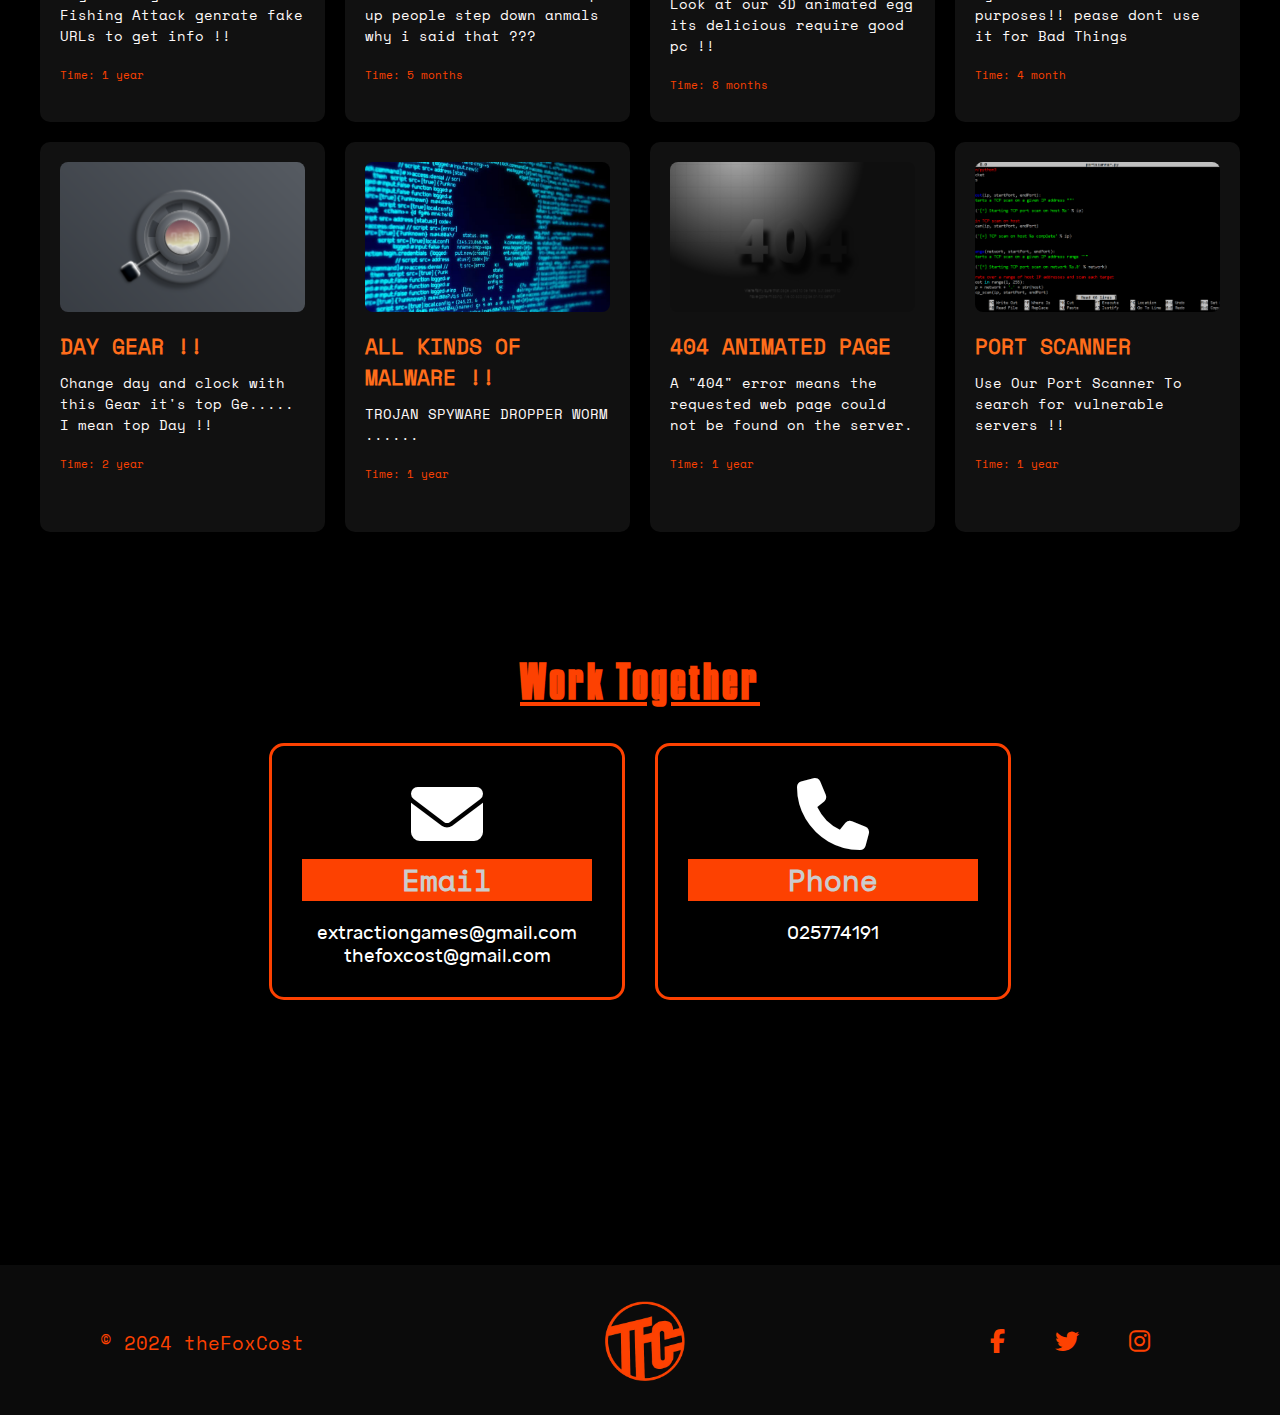
<file: main.html>
<!DOCTYPE html>
<html lang="en">

<head>
    <meta charset="UTF-8" />
    <meta name="viewport" content="width=device-width, initial-scale=1.0">
    <title>Mohamed Mossab</title>
    <link rel="stylesheet" href="https://cdnjs.cloudflare.com/ajax/libs/font-awesome/6.6.0/css/all.min.css">
    <link rel="stylesheet" href="blackwhite.css">
    <link rel="icon" href="tfc_logo.png">
</head>

<body>
    <header>
        <div id="nav-bar" class="nav-bar">
            <a href="#">
                <img class="TFC-logo" src="tfc_logo.png" alt="TFC Logo">
            </a>
            <nav class="navigation">
                <a class="nav1" href="#Learn">Learn</a>
                <a class="nav2" href="#Projects">Projects</a>
                <a class="nav3" href="aboutme.html" target="_blank">About</a>
                <a class="nav4" href="#Contact">Contact</a>
            </nav>
        </div>
    </header>
    <section id="myDiv" class="main">
        <div>
            <h2 class="h2">Hello! I'm Mohamed</h2>
            <h2 class="CE">Computer Engineer</h2>
            <h3 class="h3">Thank You... Transistor.</h3>
            <a href="#Projects">
                <button>
                    <span class="button-inner">My Projects</span>
                </button>
            </a>
            <div class="social-links">
                <a href="https://www.facebook.com/profile.php?id=61552299917151" target="_blank" class="facebook" aria-label="Facebook"><i class="fa-brands fa-square-facebook"></i></a>
                <a href="https://www.instagram.com/thefoxcost/" target="_blank" class="instagram" aria-label="Instagram"><i class="fa-brands fa-instagram"></i></a>
                <a href="https://x.com/theFoxCost" target="_blank" class="twitter" aria-label="Twitter"><i class="fa-brands fa-x-twitter"></i></a>
                <a href="https://discord.gg/pYMPTDeN" target="_blank" class="discord" aria-label="Discord"><i class="fa-brands fa-discord"></i></a>
            </div>
        </div>
    </section>
    
    <section id="Learn">
        <h2 class="ror">Learn</h2>
        <div class="content">
            <a href="circuit.html">
                <div class="cards">
                    <p class="idk">AVAILABLE</p>
                    <div class="icon">
                        <i class="fa-solid fa-plug"></i>
                    </div>
                    <div class="info">
                        <h3 class="hx">Circuit</h3>
                        <p class="pp">Learn electronics and power systems with us! Start with beginner-friendly tutorials and hands-on projects to build your first circuit. Join our community to connect with fellow enthusiasts and expand your skills.</p>
                    </div>
                </div>
            </a>
            <a href="hacking.html">
                <div class="cards">
                    <p class="idk">AVAILABLE</p>
                    <div class="icon">
                        <i class="fa-solid fa-user-secret"></i>
                    </div>
                    <div class="info">
                        <h3 class="hx">Hacking</h3>
                        <p class="pp">Discover ethical hacking essentials with our expert-guided tutorials and resources. Learn to identify and fix security vulnerabilities while adhering to legal and ethical standards. Join our community to enhance your skills and protect digital environments.</p>
                    </div>
                </div>
            </a>
            <div class="cards" id="card">
                <p class="idkr">UNAVAILABLE</p>
                <div class="icon">
                    <i class="fa-solid fa-code"></i>
                </div>
                <div class="info">
                    <h3 class="hx">Web Dev</h3>
                    <p class="pp">Master web development with our hands-on tutorials and resources. From HTML to CSS, learn to build stunning, functional websites. Join our community to stay updated and collaborate with fellow developers.</p>
                </div>
            </div>
        </div>
    </section>
    
    <section class="projects">
        <h1 class="h1dialy">My Skills</h1>
        <div class="skills-container">
            <div class="card">
                <img src="html-5.png" alt="HTML Logo" class="logo">
                <h2>HTML</h2>
            </div>
            <div class="card">
                <img src="css-3 (1).png" alt="CSS Logo" class="logo">
                <h2>CSS</h2>
            </div>
            <div class="card">
                <img src="js (1).png" alt="JavaScript Logo" class="logo">
                <h2>JS</h2>
            </div>
            <div class="card">
                <img src="gnu-bash.png" alt="Bash" class="logo">
                <h2>Bash</h2>
            </div>
            <div class="card">
                <img src="mysql.png" alt="SQL Logo" class="logo">
                <h2>SQL</h2>
            </div>
            <div class="card">
                <img src="icons8-notion-100.png" alt="Notion" class="logo">
                <h2>Notion</h2>
            </div>
        </div>
        <div class="skills-container">
            <!-- Add more skill cards as needed -->
            <div class="card">
                <img src="pngegg (1).png" alt="JSON" class="logo">
                <h2>JSON</h2>
            </div>
            <div class="card">
                <img src="royaume-uni (1).png" alt="English" class="logo">
                <h2 class="english_lacota">B2 English Level</h2>
            </div>
            <div class="card">
                <img src="3374914.ico" alt="Kicad" class="logo">
                <h2 class="english_lacota">PCB design KIcad</h2>
            </div>
        </div>
        <h2 class="h2dialy">Know Basics Of:</h2>
        <div class="skills-container">
            <div class="card">
                <img src="python (1).png" alt="Python Logo" class="logo">
                <h2>Python</h2>
            </div>
            <div class="card">
                <img src="modelisation-3d.png" alt="3D Modeling" class="logo">
                <h2>3D</h2>
            </div>
            <div class="card">
                <img src="pngegg (2).png" alt="BS" class="logo">
                <h2>BS</h2>
            </div>
            <div class="card">
                <img src="terminal (1).png" alt="CMD" class="logo">
                <h2>CMD</h2>
            </div>
        </div>
    </section>
    

    
    <section class="Projects" id="Projects">



        
        <h2 class="title">Projects</h2>
        <div class="portfolio-grid" >
            <a href="space.html" target="_blank">
                <div class="cardx">
                    <img src="space.png" alt="Project 10 Image" class="cardx-image">
                    <div class="cardx-header">Space Animation</div>
                    <div class="cardx-body">Use Our Space Animation To Undersatand the consepts of Space !!! Space Is very big you cnt reach the end never never never</div>
                    <div class="cardx-footer">Time: 1 month</div>
                </div>
            </a>
            <a href="light.html" target="_blank">
                <div class="cardx">
                    <img src="light.png" alt="Project 1 Image" class="cardx-image">
                     <div class="cardx-header">Light Loooop!!! </div>
                     <div class="cardx-body">Where Am I Seriosly Where We Are oh no ..... this is Light LOOOOOP !!! a loop is a sequence of instructions that repeats until ..</div>
                    <div class="cardx-footer">Time: 3 year</div>
                </div>
        </a>
            <a href="baby.html" target="_blank">
            <div class="cardx">
                <img src="baby_growth.png" alt="Project 2 Image" class="cardx-image">
                <div class="cardx-header">Baby Growth Simulator</div>
                <div class="cardx-body">Use Our Visual Bayby Growth Simulator To see How baby Grow !! look how ALLAH create Us </div>
                <div class="cardx-footer">Time: 1 year</div>
            </div>
        </a>
        <a href="neon.html" target="_blank">
            <div class="cardx">
                <img src="neon.png" alt="Project 3 Image" class="cardx-image">
                <div class="cardx-header">Controlabal Neon Light Animation</div>
                <div class="cardx-body">click on me NOW !!! Neon is a colorless, inert used in neon signs and lighting for its bright</div>
                <div class="cardx-footer">Time: 2 year</div>
        
            </div>
        </a>
            <a href="https://github.com/EricksonAtHome/blackeye" target="_blank">
            <div class="cardx">
                <img src="blackeye.png" alt="Project 4 Image" class="cardx-image">
                <div class="cardx-header">Fishing Attack</div>
                <div class="cardx-body">Blackeye is Social Engineering Tool for Fishing Attack genrate fake URLs to get info !!</div>
                <div class="cardx-footer">Time: 1 year</div>
            </div>
        </a>
        <a href="steps.html" target="_blank">
            <div class="cardx">
                <img src="steps.png" alt="Project 5 Image" class="cardx-image">
                <div class="cardx-header">Steps 3D Animation</div>
                <div class="cardx-body">I didnt Make the name for it so its name is IDK Step up people step down anmals why i said that ???</div>
                <div class="cardx-footer">Time: 5 months</div>
            </div>
        </a>
        <a href="hexagon.html" target="_blank">
            <div class="cardx">
                <img src="egg.png" alt="Project 6 Image" class="cardx-image">
                <div class="cardx-header">Egg .... Yeah This Is Egg Egg </div>
                <div class="cardx-body">Look at our 3D animated egg its delicious require good pc !!</div>
                <div class="cardx-footer">Time: 8 months</div>
            </div>
        </a>
        <a href="https://github.com/Err0r-ICA/Ransomware" target="_blank">
            <div class="cardx">
                <img src="ransomware.png" alt="Project 7 Image" class="cardx-image">
                <div class="cardx-header">Ransomware Malware</div>
                <div class="cardx-body">This Malware is made by Python for educational purposes!! pease dont use it for Bad Things</div>
                <div class="cardx-footer">Time: 4 month</div>
            </div>
        </a>
            <a href="gear.html" target="_blank">
            <div class="cardx">
                <img src="gear.png" alt="Project 8 Image" class="cardx-image">
                <div class="cardx-header">Day Gear !!</div>
                <div class="cardx-body">Change day and clock with this Gear it's top Ge..... I mean top Day !!</div>
                <div class="cardx-footer">Time: 2 year</div>
            </div>
            </a>
            <a href="https://github.com/JunHao95/malware_python" target="_blank">
            <div class="cardx">
                <img src="Malware.jpg" alt="Project 9 Image" class="cardx-image">
                <div class="cardx-header">All Kinds of malware !!</div>
                <div class="cardx-body">TROJAN SPYWARE DROPPER WORM ......</div>
                <div class="cardx-footer">Time: 1 year</div>
            </div>
        </a>
            <a href="404.html" target="_blank">
            <div class="cardx">
                <img src="404.png" alt="Project 10 Image" class="cardx-image">
                <div class="cardx-header">404 Animated Page</div>
                <div class="cardx-body">A "404" error means the requested web page could not be found on the server.</div>
                <div class="cardx-footer">Time: 1 year</div>
            </div>
        </a>
        <a href="https://github.com/ahervias77/portscanner" target="_blank">
            <div class="cardx">
                <img src="port.png" alt="Project 11 Image" class="cardx-image">
                <div class="cardx-header">Port Scanner</div>
                <div class="cardx-body">Use Our Port Scanner To search for vulnerable servers !!</div>
                <div class="cardx-footer">Time: 1 year</div>
            </div>
        </a>
            <!-- Repeat for other projects -->
        </div>
   

    </section>
    <section class="contact" id="Contact">
        <h2 class="title">Work Together</h2>
        <div class="content">
            <div class="cards">
                <div class="icon">
                    <i class="fa-solid fa-envelope"></i>
                </div>
                <div class="info">
                    <h3 class="hx">Email</h3>
                    <p class="pp">extractiongames@gmail.com<br>thefoxcost@gmail.com</p>
                </div>
            </div>
            <div class="cards">
                <div class="icon">
                    <i class="fa-solid fa-phone"></i>
                </div>
                <div class="info">
                    <h3 class="hx">Phone</h3>
                    <p class="pp">025774191</p>
                </div>
            </div>
        </div>
    </section>
    
    <footer class="footer">
        <div class="copyright">
            &copy; 2024 theFoxCost
        </div>
        <div><img class="gif" src="tfc_logo.png" alt=""></div>
        <div class="social-links">
            <a href="https://facebook.com" target="_blank" aria-label="Facebook">
                <i class="fab fa-facebook-f"></i>
            </a>
            <a href="https://twitter.com" target="_blank" aria-label="Twitter">
                <i class="fab fa-twitter"></i>
            </a>
            <a href="https://instagram.com" target="_blank" aria-label="Instagram">
                <i class="fab fa-instagram"></i>
            </a>
            <!-- Add more social media links as needed -->
        </div>
    </footer>



    <script>
window.addEventListener("scroll", function() {
    const navbar = document.getElementById("nav-bar");
    
    // When you scroll down 50px from the top of the document, change navbar background color
    if (window.scrollY > 80) {
        navbar.style.backgroundColor = "black";
    } 
    if (window.scrollY < 80) {
        navbar.style.backgroundColor = "transparent";
    }     
});

    </script>
    <script src="alert.js"></script>
    <script src="//code.tidio.co/t14f4wynxhozqmiilacjjhwjpfziufe4.js" async></script>
</body>

</html>
</file>
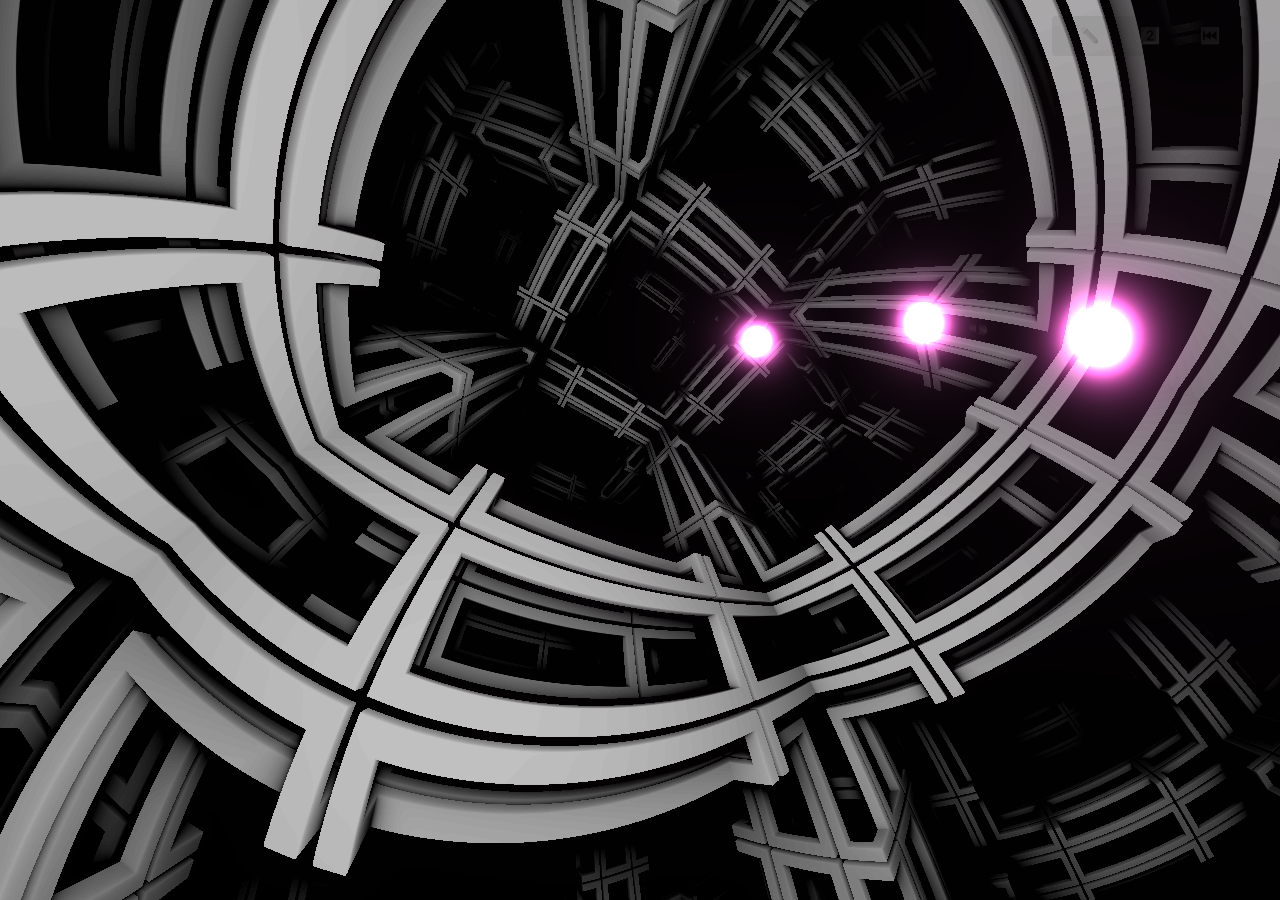
<file: steps.html>
<!DOCTYPE html>
<html lang="en">

<head>
    <link rel="stylesheet" href="steps.css">
    <meta charset="UTF-8">
    <link rel="icon" href="tfc_logo.png">
    <meta name="viewport" content="width=device-width, initial-scale=1.0">
    <title>Steps Up Or Down ???</title>
</head>

<body>
    <canvas id="canvas"></canvas>
    <textarea id="codeEditor" class="editor" spellcheck="false" autocorrect="off" autocapitalize="off" translate="no" oninput="render()"></textarea>
    <pre id="error"></pre>
    <div id="indicator"></div>
    <div id="controls">
      <div class="controls">
        <input id="btnToggleView" class="icon" type="checkbox" name="toggleView" onclick="toggleView()">
        <input id="btnToggleResolution" class="icon" type="checkbox" name="toggleResolution" onchange="toggleResolution()">
        <input id="btnReset" class="icon" type="checkbox" name="reset" onclick="reset()">
      </div>
    </div>
    <script type="x-shader/x-fragment">#version 300 es
    /*********
    * made by Matthias Hurrle (@atzedent)
    */ 
    precision highp float;
    out vec4 O;
    uniform float time;
    uniform vec2 resolution;
    #define FC gl_FragCoord.xy
    #define R resolution
    #define T (time+15.)
    #define N normalize
    #define rot(a) mat2(cos((a)-vec4(0,11,33,0)))
    vec3 smin(vec3 a, vec3 b, float k) {
        vec3 h=clamp(.5+.5*(b/a),.0,1.);
        return mix(b,a,h)-k*h*(1.-h);
    }
    vec3 kifs(vec3 p) {
        for (int i=0; i<2; i++) {
            p.yz*=rot(T);
            p.xz*=rot(T);
            p=smin(p,-p,-1.);
            p-=vec3(.26,.02,.1);
        }
        return p;
    }
    float glow=.0;
    float map(vec3 p) {
        vec3 st=p-vec3(0,-1,1);
        st=kifs(st);
        float t=T*2., k=.025,
        sp=length(st-vec3(.5*sin(t), .125*cos(t), -.5*(sin(T)*.125+.8)))-k;
        sp=min(sp,length(st-vec3(pow(.15*-cos(t*.7),2.), .125*-sin(t), 0))-k);
        sp=min(sp,length(st-vec3(pow(.125*cos(t*1.1),2.), .125*sin(t), .5*(cos(T)*.125+.8)))-k);
        glow+=.05/(.05+sp*sp*80.);
        p.z+=T+p.y*.2;
        p.y+=T-p.y*.2;
        vec2 q=vec2(0);
        p=abs(mod(p,4.)-2.);
        q.x=min(max(p.x, p.y),min(max(p.y, p.z),max(p.x, p.z)))-.5;
        p=abs(fract(p)-.25);
        p=abs(p)-.05;
        q.y=min(p.x,min(p.y, p.z));
        q=abs(q)-.03;
        float g=length(max(q,.0))+min(.0,max(q.x,q.y));
        return min(g,sp);
    }
    void cam(inout vec3 p) {
        p.yz*=rot(.2*T);
        p.xz*=rot(pow(cos(T*.1),2.)*3.1415926);
    }
    void main() {
        vec2 uv=(FC-.5*R)/min(R.x,R.y);
        vec3 col=vec3(0),
        p=vec3(0,0,-1.5),
        rd=N(vec3(uv,.25-dot(uv,uv)));
        cam(p); cam(rd);
        for (float i=.0; i++<80.;) {
        float d=map(p)*.25;
            if (abs(d)<1e-3) {
                col+=(80.-i)/80.;
                break;
            }
            if (d>6.) break;
            p+=rd*d;
        }
        col+=vec3(.95,.4,.8)*glow*.5;
        O=vec4(col,1);
    }</script>
</body>
<script src="steps.js"></script>

</html>
</file>
<file: aboume.css>
body {
    font-family: monospace !important;;
    line-height: 1.6;
    margin: 0;
    padding: 0;
    background-color: #000;
   color: #EEF7FF;
}

header {
    font-size: 1.8em;
    text-decoration: underline;
    background: #000;
    color: #FD4101;
    padding: 10px 0;
    text-align: center;
}

main {
    padding: 20px;
}



.details {
    font-size: 1em;
/* text-align: center; */
    border: #FD4101 2px solid;
    padding: 20px;
    margin: 10px 0;
    border-radius: 5px;
    height: auto;
}

ul {
    list-style-type: none;
    padding: 0;
}

ul li {
    background: #eeeeee8b;
    margin: 5px 0;
    padding: 10px;
    border-radius: 3px;
}

footer {
    background: #000;
    color: #FD4101;
    text-align: center;
    padding: 10px 0;
    width: 100%;
    bottom: 0;
}
h2,h3 {
    text-decoration: underline;
}
body {
    background-color: #000; /* Black background for contrast */
    color: whiteblue; /* White text color */
    margin: 0;
    padding: 0;
}

header {
    color: #FD4101; /* White text color */
    padding: 10px 0;
    text-align: center;
}

main {
    padding: 20px;
}

section h2, section h3 {
    color: #00FF00; /* Green color for headings */
    font-size: 25px;
}

p {
    font-size: 1.2em;
    margin: 0 0 10px;
}

.impo {
    font-weight: bold;
    color: #00FF00; /* Orange color for important highlights */
}
</file>
<file: baby.css>
body {
    background: #f1c27d;
    font-family: "Roboto", sans-serif;
    margin: 0, auto;
}

#babyProgression {
    position: absolute;
    top: 50%;
    left: 50%;
    transform: translate(-50%, -50%);
    height: 100%;
    width: 100%;
    max-width: 100%;
    max-height: calc(100% - 250px);
    min-height: 100px;
}

.maskLine {
    transition: d 310ms;
}

.maskLine:nth-of-type(2) {
    transition: d 300ms;
}

.controls {
    position: absolute;
    top: 50%;
    left: 15px;
    transform: translate(0%, -50%);
    height: calc(100vh - 6em);
    max-height: 600px;
}

.slider {
    position: absolute;
    display: block;
    top: 50%;
    right: 15px;
    transform: translate(0%, -50%);
    width: 50px;
    height: calc(100vh - 6em);
    max-height: 600px;
}

#scaleSlider {
    position: absolute;
    width: calc(100vh - 6em);
    max-width: 600px;
    cursor: pointer;
    top: 50%;
    left: 50%;
    transform: translate(-50%, -50%) rotate(-90deg);
}

.container {
    display: flex;
    flex-direction: column;
    width: 45px;
    justify-content: space-between;
    height: 100%;
}

.container>button {
    cursor: pointer;
    color: rgba(0, 0, 0, 0.5);
    background: none;
    border: 1px solid rgba(0, 0, 0, 0.5);
    flex: 1;
    margin: 0px;
    padding-top: 4px;
    padding-bottom: 4px;
    padding-left: 0px;
    padding-right: 0px;
    font-family: "Roboto", sans-serif;
    font-weight: bold;
}

.container>button:hover,
.container>button:focus,
.container>button:active {
    border: 1px solid #000000;
    color: #0e0e0e;
}

.container>button>span {
    font-weight: 100;
    font-size: 0.8em;
}

.daysSection {
    text-align: center;
    font-family: "Roboto", sans-serif;
    position: absolute;
    bottom: 10px;
    left: 50%;
    transform: translate(-50%);
    color: rgba(0, 0, 0, 0.8);
}

.days {
    font-size: 1.5em;
    font-weight: 600;
}

@font-face {
    font-family: myfont;
    src: url(cairo.ttf);
}

.dateSection {
    justify-content: center;
    text-align: center;
    font-family: myfont;
    position: absolute;
    top: 10px;
    left: 50%;
    transform: translate(-50%);
    color: rgba(0, 0, 0, 0.8);
    font-weight: bold;
}

input[type="range"] {
    -webkit-appearance: none;
    appearance: none;
    width: 100%;
    cursor: pointer;
    outline: none;
    overflow: hidden;
    border-radius: 25px;
}

/* Track: webkit browsers */
input[type="range"]::-webkit-slider-runnable-track {
    height: 25px;
    background: #f1c27d;
    border-radius: 25px;
}

/* Track: Mozilla Firefox */
input[type="range"]::-moz-range-track {
    height: 25px;
    background: #f1c27d;
    border-radius: 25px;
}

/* Thumb: webkit */
input[type="range"]::-webkit-slider-thumb {
    -webkit-appearance: none;
    appearance: none;
    height: 25px;
    width: 25px;
    background-color: #00674d;
    border-radius: 50%;
    border: 1px solid #00CC99;
    box-shadow: -407px 0 0 400px #00CC99;
}

/* Thumb: Firefox */
input[type="range"]::-moz-range-thumb {
    height: 25px;
    width: 25px;
    background-color: #08e2ab;
    border-radius: 50%;
    border: 1px solid #00CC99;
    box-shadow: -407px 0 0 400px #00CC99;
}

@media (max-width: 320px) {
    .container>button {
        display: none;
    }
}

.date_007 {
    background-color: #08e2ab;
    font-family: myfont;
    text-align: center;
    border: black 2px solid !important;
    border-radius: 5px;
    font-size: 1em;
}
</file>
<file: circuit.css>
body,
* {
    text-decoration: none;
    box-sizing: border-box;
    margin: 0;
    padding: 0;
    scroll-behavior: smooth;
}

html {
    margin: 0;
    width: 100%;
}

.nav-bar {
    background-color: #000000;
    height: 80px;
    width: 100%;
    position: fixed;
    display: block;
    margin-top: 0px;
    z-index: 400000;
    padding-left: 0px;
    padding-top: 0px;
    padding-right: 0px;
    display: flex;
    justify-content: space-between;
    align-items: center;
    padding: 20px 100px;
}

.TFC-logo {
    aspect-ratio: 2/2;
    width: 60px;
    height: 60px;
    margin-left: 15px;
    margin-top: 6px;
    transition: transform 1.5s ease;
}

.TFC-logo:hover {
    cursor: pointer;
    transform: scale(1.1);
    transition: behavior smooth;
}

@font-face {
    font-family: myfont;
    src: url(PressGothicPro.ttf);
}

.navigation a {
    color: #FD4101;
    /* White */
    text-decoration: none;
    font-size: 25px;
    font-family: myfont;
    padding-left: 30px;
    transition: 0.5s;
}

.navigation a:hover {
    color: #CCCCCC;
    /* Light Grey */
    text-decoration: underline;
}

.sidebar {
    width: 100%;
    display: block;
    background-color: #181818;
    padding: 20px;
    box-shadow: 2px 0 5px rgba(0, 0, 0, 0.1);
    position: fixed;
    height: 100%;
    padding-top: 10px !important;
    top: 80px;
    overflow-y: scroll !important;
}

.sidebar h2 {
    font-family: caviar;
    font-size: 26px;
    color: #b2b2b2;
    margin-bottom: 10px;
    margin-left: 0px;
}

@font-face {
    font-family: caviar;
    src: url(CaviarDreams.ttf);
}

.sidebar ul {
    line-height: 30px;
    padding: 0;
    margin: 0;
    margin-left: 15px;
    width: 100%;
}

.sidebar ul a {
    font-weight: 100;
    font-family: caviar;
    text-decoration: none;
    color: rgb(255, 255, 255);
    font-size: 17px;
    width: 100%;
}

.sidebar ul :hover {
    background-color: #FD4101;
}



.sidebar::-webkit-scrollbar {
    width: 12px;
}

.sidebar::-webkit-scrollbar-thumb {
    background: #888;
    border-radius: 10px;
}

.sidebar::-webkit-scrollbar-thumb:hover {
    background: #555;
}

.sidebar {
    width: 250px;
    background-color: #181818;
    padding: 20px;
    box-shadow: 2px 0 5px rgba(0, 0, 0, 0.1);
    position: fixed;
    height: 100%;
    top: 80px;
    left: 0;
    transition: transform 0.3s ease;
    /* Smooth transition for hiding/showing */
    transform: translateX(0);
    /* Default position */
}

.sidebar.hidden {
    transform: translateX(-100%);
    /* Hide sidebar off-screen */
}


.toggle-button:hover {
    color: #FFFFFF;
}

.toggle-button {
    position: fixed;
    top: 20px;
    left: 20px;
    z-index: 400001;
    background-color: #000000;
    color: #b2b2b2;
    border: none;
    padding: 10px 20px;
    cursor: pointer;
    font-size: 18px;
}

.main {
    padding: 100px 200px;
    padding-left: 260px;
}

.content {
    display: none;
    padding: 100px 260px;
    overflow-y: scroll;
    width: 100%;
    padding-right: 0;

}

.content.active {
    display: block;
}

.sidebar.hidden {
    display: none;
}

@font-face {
    font-family: myfontx;
    src: url(SpaceMono-Regular.ttf);
}

.content h2 {
    font-family: myfontx;
    background-color: #FD4101;
    font-size: 1.5em;
    font-weight: bold;
    text-decoration: underline;
    color: white;

}

.content p {
    font-family: myfontx;
    color: #555;
    font-size: 0.9em;
    line-height: 1.5;
}

.content span {
    padding-bottom: 7px;
    color: #FD4101;
    font-weight: bold;
    font-size: 1.2em;

    text-decoration: underline;
}

.content .jj {
    background-color: #FD4101;
    color: white;
}

.img1 {
    display: block;
    padding: 20px;
}

.img2 {
    padding: 20px;
    justify-content: center;
}

.ll a {
    font-family: myfontx;
    padding-left: 10px;
    font-size: 1.2em;
    color: #000000;
    text-decoration: none;
}

.img3 {
    width: 848px;
    height: 420px;
    padding-left: 0;
}

.content h2 {
    font-family: myfontx;
    background-color: #FD4101;
    font-size: 1.5em;
    font-weight: bold;
    text-decoration: underline;
    color: white;
}

.content p {
    font-family: myfontx;
    color: #555;
    font-size: 0.9em;
    line-height: 1.5;
}

.content span {
    padding-bottom: 7px;
    color: #FD4101;
    font-weight: bold;
    font-size: 1.2em;
    text-decoration: underline;
}

.content .jj {
    background-color: #FD4101;
    color: white;
}

.content table {
    width: 100%;
    border-collapse: collapse;
    margin-top: 20px;
}

.content th,
.content td {
    border: 1px solid #ddd;
    padding: 8px;
    text-align: left;
    font-family: myfontx;
}

.content th {
    background-color: #FD4101;
    color: white;
    font-weight: bold;
}

.content tr:nth-child(even) {
    background-color: #f2f2f2;
}

.content tr:hover {
    background-color: #ddd;
}

.content ul {
    list-style-type: none;
    /* Removes default bullet points */
    padding: 0;
}

.content li {
    font-family: myfontx;
    color: #555;
    font-size: 0.9em;
    line-height: 1.5;
    margin-bottom: 5px;
    padding-left: 20px;
    position: relative;
}

.content li:before {
    content: "•";
    /* Adds a custom bullet point */
    color: #FD4101;
    /* Bullet color */
    position: absolute;
    left: 0;
    font-size: 1.2em;
    /* Bullet size */
    line-height: 1;
}

.content span {
    color: #FD4101;
    font-weight: bold;
    text-decoration: underline;
}

.ipo {
    padding-left: 300px;
}

.ppo {
    padding-left: 100px;
}

.mom {
    padding-left: 450px;
}

.im {
    width: 100%;
    height: 420px;
    padding-left: 0;
}

.mpl {
    width: 100%;
    height: auto;
}

.kok {
    width: 520px;
    height: 150px;
}

.mim {
    height: 229px;
    width: 380px;
}

.jij {
    width: 500px;
    height: 255px;
}

.jijo {
    width: 550px;
    height: 230px;
}

.polo {
    height: 350px;
    width: 550px;
}
</file>
<file: gear.css>
@import url('https://fonts.cdnfonts.com/css/digital-7-mono');
*{ box-sizing: border-box; -webkit-font-smoothing: antialiased; text-rendering: optimizeLegibility; scroll-behavior: smooth;}
html, body { height: 100%; overflow: hidden;}

html {
    filter: grayscale(1) brightness(0.5) contrast(4) brightness(1.6);
}
body {
    display: flex;
    flex-direction: row;
    flex-wrap: wrap;
    justify-content: center;
    align-items: center;
    margin: 0;

    --clr-d: #c2d1e3;  /* midday */
    --clr-n: #35373a; /* midnight */
    --clr: var(--clr-d);
    --clr-dark: lch(from var(--clr) calc(l - 16) c h);

    background: var(--clr);
    background: linear-gradient(225deg, var(--clr), var(--clr-dark));

    font-size: calc(var(--_size) * 0.02);
    --_factor: min(600px, 100vh);
    --_size: min(var(--_factor), 100vw);

    --rotate-hour: 0;
    --pecentage-of-day: 0;
}
svg {
    height: 0; width: 0;
    overflow: hidden;
    max-width: 0px;
    max-height: 0;
}
.nueclock-wrap {
    width: 50em; height: 50em;
    border-radius: 50%;
    position: relative;
    --fox: calc( sin( ( var(--rotate-hour) + 135 ) * 1deg ) );
    --foy: calc( sin( ( var(--rotate-hour) + 45 )* 1deg ) );
    --sox: 1; --soy: 1;
    rotate: 90deg;
}
#timeContainer {
    font-family: 'Digital-7 Mono', sans-serif;
    font-size: 4.2em;
    font-weight: 1000;
    filter: blur(3px);
    opacity: 0.3;
    transition: opacity 0s; 
    text-align: center;
    position: absolute;
    
    color: #fff;
    top: 32%;
    transition: all 0.2s ease-in-out;
}
body:has( .hour.dragging ) #timeContainer {
    opacity: 0;
}
.scene * { pointer-events: none; }
.scene:hover #timeContainer {
    opacity: 0.6;
    filter: blur(1px);
}

.nueclock-wrap * { transition: transform 0.2s ease-out; }
.nueclock-wrap > * { position: absolute; left: 0; right: 0; top: 0; bottom: 0; margin: auto; }
.hour {
    width: 90%;
    height: 3%;
    transform-origin: 50% 50%;
    clip-path: polygon(-10% -400%, 50% -400%, 50% 400%, -10% 400%);
    transform: rotate(calc( 1deg * var(--rotate-hour)));    
    filter: grayscale(0.2) contrast(1.6);
    --sox: 0.5; --soy: 0.5;
    transition: width 0.2s ease-out;
}
.hour.hovered {
    width: 88%;
}

.hour, .hour::before {
    background: var(--clr-dark);
    box-shadow: 
    calc(0.4em * var(--soy) * var(--foy)) calc(0.4em * var(--sox) * var(--fox)) 0.2em -0.2em #000,
    calc(1em * var(--soy) * var(--foy)) calc(1em * var(--sox) * var(--fox)) 0.8em -0.2em #0005,
    inset calc(-0.4em * var(--soy) * var(--foy)) calc(-1em * var(--sox) * var(--fox)) 1em -0.6em #232323,
    inset calc(0.4em * var(--soy) * var(--foy)) calc(0.6em * var(--sox) * var(--fox)) 0.6em -0.5em #000a,
    inset calc(0.8em * var(--soy) * var(--foy)) calc(2em * var(--sox) * var(--fox)) 1em -0.6em #eee,
    inset calc(0.8em * var(--soy) * var(--foy)) calc(2em * var(--sox) * var(--fox)) 1em -0.1em #eee,
    inset calc(-0.8em * var(--soy) * var(--foy)) calc(-2em * var(--sox) * var(--fox)) 2em -0.1em #232323;
}

.hour::before {
    content: ''; display: block;
    width: 11%; 
    height: 400%;
    position: absolute;
    bottom: -150%;
    left: -2%;
    border-radius: 1.2em;
    --sox: 1;
    --soy: 1;
    cursor: grab;
}
.hour.dragging::before {
    cursor: grabbing;
}
.hour::after {
    content: ''; display: block;
    width: 1.2%; height: 200%;
    position: absolute;
    left: 8.8%; top: -50%;
    background: var(--clr-dark);
    font-size: 0.6em;
    box-shadow: 
    inset calc((2em * var(--foy)) + 1em) 0 1em -2em #000c,
    inset calc(-0.4em * var(--soy) * var(--foy)) calc(-1em * var(--sox) * var(--fox)) 1em -0.6em #232323,
    inset calc(0.4em * var(--soy) * var(--foy)) calc(0.6em * var(--sox) * var(--fox)) 0.6em -0.5em #000a,
    inset calc(0.8em * var(--soy) * var(--foy)) calc(2em * var(--sox) * var(--fox)) 1em -0.6em #eee,
    inset calc(0.8em * var(--soy) * var(--foy)) calc(2em * var(--sox) * var(--fox)) 1em -0.1em #eee,
    inset calc(-0.8em * var(--soy) * var(--foy)) calc(-2em * var(--sox) * var(--fox)) 2em -0.1em #232323;
}
.shimmer {
    position: absolute; left: 0; top: 0; z-index: 3;
    transform: translate(0, 0); transition: transform 2s ease, opacity 2s ease, scale 2s ease;
    animation: positionShimmer 1s linear infinite; animation-delay: calc((var(--rotate-hour) / 360) * -1s); animation-play-state: paused;
    opacity: 0.8;
    pointer-events: none;
}
@keyframes positionShimmer {
    0%    { opacity: 1;   transform: translate(-4.2em, -1.6em);  /* top right corner */ }
    12.5% { opacity: 1;   transform: translate(-4.8em, 0.5em);   /* top middle */ }
    25%   { opacity: 1;   transform: translate(-4.2em, 3.6em);   /* top left corner */ }
    37.5% { opacity: 1;   transform: translate(-2.2em, 3.7em);   /* left middle */ }
    50%   { opacity: 0.6; transform: translate(-0.4em, 3.3em);   /* bottom left corner */ }
    62.5% { opacity: 0.2; transform: translate(-0.2em, 0.8em);   /* bottom middle */ }
    75%   { opacity: 0.6; transform: translate(-0.4em, -1.6em);  /* bottom right corner */ }
    87.5% { opacity: 1;   transform: translate(-2.2em, -2em);    /* right middle */ }
    100%  { opacity: 1;   transform: translate(-4.2em, -1.6em);  /* back to top right corner */ }
}
.shimmer > div, .shimmer > div::before {
    --shimmer-size: 4em;
    position:absolute; left:0; right: 0; top: 0; bottom: 0; margin: auto; z-index: 100; 
    width: var(--shimmer-size); height: var(--shimmer-size);
}
.shimmer > div {
    --ani-speed: 12s; aspect-ratio: 1;
    width: calc( 2 * var(--shimmer-size));
    animation: flicker-spin var(--ani-speed) linear infinite;
}
.shimmer > div + div { animation-delay: calc( -1 * var(--ani-speed) / 3); }
.shimmer > div + div + div { animation-delay: calc( -2 * var(--ani-speed) / 3); }
.shimmer > div::before {
    content:''; display: block; width: 1em; height: 1em;
    background: #fff; filter: blur(4px);
    animation: flicker-spin calc(var(--ani-speed)/2) linear reverse infinite;
}
@keyframes flicker-spin {
    0% { border-image: radial-gradient(#fff 69%,#0000 70%) 2%/45%; rotate:0deg; }
    50% { border-image: radial-gradient(#fff 69%,#0000 70%) 0%/42%; }
    100% { border-image: radial-gradient(#fff 69%,#0000 70%) 2%/45%; rotate:360deg; }
}

.outer-ring {
    width: 63%; height: 63%; 
    border-radius: 100%;
    box-shadow: 
    -0.4em -0.4em 0.8em -0.8em #fff,
    1.4em 1.4em 1.4em 0.2em #0005,
    0.2em 0.2em 0.3em -0.1em #0005,
    inset 1.2em 1.2em 0.8em -1.2em #fff,
    inset -0.6em -0.6em 0.8em -0.2em #0005,
    inset 0em 0em 1em -0.2em #000a;
    background: #fff1;
}
.inner-outer-ring {
    width: 51%; height: 51%; 
    border-radius: 100%;
    box-shadow: 
    -0.1em -0.1em 0.2em -0.1em #000,
    inset -0.1em -0.1em 0.4em -0.1em #fff,
    inset 1em 1em 4em -1em #000;
}
.mid-ring {
    width: 46%; height: 46%; 
    border-radius: 100%;
    background: var(--clr);
    box-shadow: 
    1em 1em 1.2em -0.6em #fff5,
    -0.3em -0.3em 0.4em -0.6em #0005,
    -0.2em -0.2em 1em 0em #0004,
    inset -0.3em -0.3em 0.6em -0.2em #fff3,
    inset -1.2em -1.2em 1.2em -1.4em #fff3,
    inset 0.1em 0.1em 0.2em -0.1em #0003,
    inset 1em 1em 2em 0em #0007;
}
.mid-ring::before {
    content: ''; display: block;
    position: absolute;
    width: 100%; height: 100%;
    border-radius: 100%; 
    background: repeating-conic-gradient(
        var(--clr) 0%,
        var(--clr) calc((100%)*( 1 / 12)),
        #0001 calc((100%)*( 1 / 12)),
        #0001 calc((100%)*( 2 / 12))
    );
    mix-blend-mode: multiply;
    opacity: 0.5;
}

.outer-inner-ring {
    background: var(--clr);
    width: 36%; height: 36%;
    border-radius: 100%;
    box-shadow: 
    -1em -1em 3em -1em #fff3,
    1em 1em 3em -1em #000a,
    0.2em 0.2em 0.3em -0.1em #0001,
    0.2em 0.2em 2em -1em #000,
    inset 0.4em 0.4em 1em -0.2em #fffa,
    inset 1em 1em 1.6em -0.5em #fff2,
    inset 0em 0em 1em 0.6em #0005
    ;
}
.inner-inner-ring {
    background: var(--clr);
    width: 24%; height: 24%;
    border-radius: 100%;
    box-shadow: 
    inset 0em 0em 0.6em -0.1em #fff4,
    inset -2em -2em 2em -2em #fff2,
    inset 2em 2em 2em -2em #0002,
    -0.1em -0.1em 1em 0em #fffa,
    -1em -1em 3em 1em #fff4,
    0.1em 0.1em 1em 0em #000a,
    1em 1em 3em 1em #0004;
}

.minihud, .minhud * {
    position: absolute; left: 0; right: 0; top: 0; bottom: 0; margin: auto;
}
.minihud {
    width: 12em; height: 12em;
    border-radius: 100%;
}
.minihud{
    background: linear-gradient(-45deg, #111 0%, #444 100%);
    filter: blur(0.1px);
    box-shadow: inset 1em 1em 3em 0em #0a0a0a;
}
.minihud *:not(.metal-ring) {
    transition: opacity 3s ease-in-out;
}
.metal-ring {
    width: 100%; height: 100%;
    border-radius: 100%;
    box-shadow: 
    -0.2em -0.2em 0.3em 0em #fff7,
    0.1em 0.1em 0.3em 0em #000a,
    0em 0em 0em 0.04em #2c2c2c,
    inset 0em 0em 0.1em 0.02em #0007,
    inset 0.1em 0.1em 0.1em 0em #fffc,
    inset -0.1em -0.1em 0.1em 0em #0005,
    inset 0 0 0.1em 0.3em #777,
    inset 0.2em 0.2em 0.4em 0.2em #0005,
    inset -0.2em -0.2em 0.1em 0.1em #fffa,
    inset 0 0 0 0.4em #777;
    rotate: 90deg;
    filter: contrast(1.4) blur(0.1px);
}
.minihud .scene {
    width: 94%; height: 94%;
    border-radius: 10em;
    overflow: hidden;
}
.minihud .scene,
.minihud .scene *{
    position: absolute; margin: auto;
    top: 0; bottom: 0; left: 0; right: 0;
}

.minihud .scene .sky {
    width: 100%;
    height: 100%;
    bottom: unset;
    
    transition: --clr1 1s, --clr2 1s, --clr3 1s, --clr4 1s;
    background: linear-gradient(170deg, var(--clr1), var(--clr2), var(--clr3), var(--clr4));
    animation: daynight 1s linear infinite alternate;
    animation-play-state: paused;
    animation-delay: calc(( var(--percentage-of-day) ) * -1s);
}
@property --clr1 { syntax: '<color>'; inherits: false; initial-value: #fff; }
@property --clr2 { syntax: '<color>'; inherits: false; initial-value: #fff; }
@property --clr3 { syntax: '<color>'; inherits: false; initial-value: #fff; }
@property --clr4 { syntax: '<color>'; inherits: false; initial-value: #fff; }
@keyframes daynight {
    0%  { --clr1:#061420; --clr2:#18354e; --clr3:#41698b; --clr4:#73add0; }
    15%  { --clr1:#061420; --clr2:#18354e; --clr3:#41698b; --clr4:#73add0; }
    30%  { --clr1:#8f5a6c; --clr2:#d58078; --clr3:#fbe280; --clr4:#fdfdc6; }
    50%   { --clr1:#0180b9; --clr2:#3399c9; --clr3:#8ce2de; --clr4:#e2f9f8; }
    65%   { --clr1:#0180b9; --clr2:#3399c9; --clr3:#8ce2de; --clr4:#e2f9f8; }
    80%  { --clr1:#8f5a6c; --clr2:#d58078; --clr3:#fbe280; --clr4:#fdfdc6; }
    90%  { --clr1:#061420; --clr2:#18354e; --clr3:#41698b; --clr4:#73add0; }
    100%  { --clr1:#061420; --clr2:#18354e; --clr3:#41698b; --clr4:#73add0; }
}

.minihud .scene .clouds {
    background: #aaa;
    width: 100%;
    min-width: 150px;
    min-height: 24px;
    height: 28%;
    top: unset;
    z-index: 3;
    border: 1px solid #fff;
    padding: 2%;
    rotate: 0deg;
    scale: 2.4;
    translate: 0 40%;
    filter: url(#cloud1) blur(1.2px);
    -webkit-filter: url(#cloud1) blur(1.2px);

    animation: clouds 20s linear infinite;
}
.minihud .scene .clouds::before {
    content: ""; display: block;
    position: absolute;
    width: 100%; height: 64%;
    margin: 0; 
    top: 0px;
    left: 0px;
    right: 0px;
    bottom: 0px;
    border: 0.1em solid #fff;
    box-shadow: 0 0 3em #fff;
    filter: url(#cloud1) blur(2px);
    -webkit-filter: url(#cloud1) blur(2px);
  
    z-index: -2;
}
@keyframes clouds {
    0% { opacity: 0;}
    5% { opacity: 1;}
    95% { opacity: 1;}
    100% { opacity: 0;}
}
.minihud .scene .clouds.sec {
    height: 24%;
    filter: url(#cloud2) blur(1.2px);
    -webkit-filter: url(#cloud2) blur(1.2px);
    animation: clouds 33s linear infinite;
}
.minihud .scene .clouds.sec::before {
    filter: url(#cloud2) blur(2px);
    -webkit-filter: url(#cloud2) blur(2px);
}
</file>
<file: hacking.css>
body,
* {
    text-decoration: none;
    box-sizing: border-box;
    margin: 0;
    padding: 0;
    scroll-behavior: smooth;
}

html {
    margin: 0;
    width: 100%;
}

.nav-bar {
    background-color: #000000;
    height: 80px;
    width: 100%;
    position: fixed;
    display: block;
    margin-top: 0px;
    z-index: 400000;
    padding-left: 0px;
    padding-top: 0px;
    padding-right: 0px;
    display: flex;
    justify-content: space-between;
    align-items: center;
    padding: 20px 100px;
}

.TFC-logo {
    scale: 2/2;
    width: 60px;
    height: 60px;
    margin-left: 15px;
    margin-top: 6px;
    transition: transform 1.5s ease;
}

.TFC-logo:hover {
    cursor: pointer;
    transform: scale(1.1);
    transition: behavior smooth;
}

@font-face {
    font-family: myfont;
    src: url(PressGothicPro.ttf);
}

.navigation a {
    color: #FD4101;
    /* White */
    text-decoration: none;
    font-size: 25px;
    font-family: myfont;
    padding-left: 30px;
    transition: 0.5s;
}

.navigation a:hover {
    opacity: 0.75;
    /* Light Grey */
    text-decoration: underline;
}

body,
* {
    text-decoration: none;
    box-sizing: border-box;
    margin: 0;
    padding: 0;
    scroll-behavior: smooth;
}

html {
    margin: 0;
    width: 100%;
}

.nav-bar {
    background-color: #000000;
    height: 80px;
    width: 100%;
    position: fixed;
    display: block;
    margin-top: 0px;
    z-index: 400000;
    padding-left: 0px;
    padding-top: 0px;
    padding-right: 0px;
    display: flex;
    justify-content: space-between;
    align-items: center;
    padding: 20px 100px;
}

.TFC-logo {
    aspect-ratio: 2/2;
    width: 60px;
    height: 60px;
    margin-left: 15px;
    margin-top: 6px;
    transition: transform 1.5s ease;
}

.TFC-logo:hover {
    cursor: pointer;
    transform: scale(1.1);
    transition: behavior smooth;
}

@font-face {
    font-family: myfont;
    src: url(PressGothicPro.ttf);
}

.navigation a {
    color: #FFFFFF;
    /* White */
    text-decoration: none;
    font-size: 25px;
    font-family: myfont;
    padding-left: 30px;
    transition: 0.5s;
}

.navigation a:hover {
    color: #CCCCCC;
    /* Light Grey */
    text-decoration: underline;
}

.sidebar {
    width: 100%;
    display: block;
    background-color: #181818;
    padding: 20px;
    box-shadow: 2px 0 5px rgba(0, 0, 0, 0.1);
    position: fixed;
    height: 100%;
    padding-top: 10px !important;
    top: 80px;
    overflow-y: scroll !important;
}

.sidebar h2 {
    font-family: caviar;
    font-size: 26px;
    color: #b2b2b2;
    margin-bottom: 10px;
    margin-left: 0px;
}

@font-face {
    font-family: caviar;
    src: url(CaviarDreams.ttf);
}

.sidebar ul {
    line-height: 30px;
    padding: 0;
    margin: 0;
    margin-left: 15px;
    width: 100%;
}

.sidebar ul a {
    padding-bottom: 4px;
    padding-top: 4px;
    padding-right: 152px;
    padding-left: 20px;
    font-weight: 100;
    font-family: caviar;
    text-decoration: none;
    color: rgb(255, 255, 255);
    font-size: 17px;
    width: 100%;
}

.sidebar ul :hover {
    background-color: #FD4101;
}

.sidebar a.active {
    background-color: rgb(141, 141, 141);
    color: white;
}



.sidebar::-webkit-scrollbar {
    width: 12px;
}

.sidebar::-webkit-scrollbar-thumb {
    background: #888;
    border-radius: 10px;
}

.sidebar::-webkit-scrollbar-thumb:hover {
    background: #555;
}

.sidebar {
    width: 250px;
    background-color: #181818;
    padding: 20px;
    box-shadow: 2px 0 5px rgba(0, 0, 0, 0.1);
    position: fixed;
    height: 100%;
    top: 80px;
    left: 0;
    transition: transform 0.3s ease;
    /* Smooth transition for hiding/showing */
    transform: translateX(0);
    /* Default position */
}

.sidebar.hidden {
    transform: translateX(-100%);
    /* Hide sidebar off-screen */
}


.toggle-button:hover {
    color: #FFFFFF;
}

.toggle-button {
    position: fixed;
    top: 20px;
    left: 20px;
    z-index: 400001;
    background-color: #000000;
    color: #b2b2b2;
    border: none;
    padding: 10px 20px;
    cursor: pointer;
    font-size: 18px;
}

.main {
    padding: 100px 200px;
    padding-left: 260px;
}

.content {
    display: none;
    padding: 100px 260px;
    overflow-y: scroll;
    width: 100%;
    padding-right: 0;

}

.content.active {
    display: block;
}

.sidebar.hidden {
    display: none;
}

@font-face {
    font-family: myfontx;
    src: url(SpaceMono-Regular.ttf);
}

.content h2 {
    font-family: myfontx;
    background-color: #FD4101;
    font-size: 1.5em;
    font-weight: bold;
    text-decoration: underline;
    color: white;

}

.content p {
    font-family: myfontx;
    color: #555;
    font-size: 0.9em;
    line-height: 1.5;
}

.content span {
    padding-bottom: 7px;
    color: #FD4101;
    font-weight: bold;
    font-size: 1.2em;

    text-decoration: underline;
}

.content .jj {
    background-color: #FD4101;
    color: white;
}

.img1 {
    display: block;
    padding: 20px;
}

.img2 {
    padding: 20px;
    justify-content: center;
}

.ll a {
    font-family: myfontx;
    padding-left: 10px;
    font-size: 1.2em;
    color: #000000;
    text-decoration: none;
}

.img3 {
    width: 848px;
    height: 420px;
    padding-left: 0;
}

.content h2 {
    font-family: myfontx;
    background-color: #FD4101;
    font-size: 1.5em;
    font-weight: bold;
    text-decoration: underline;
    color: white;
}

.content p {
    font-family: myfontx;
    color: #555;
    font-size: 0.9em;
    line-height: 1.5;
}

.content span {
    padding-bottom: 7px;
    color: #FD4101;
    font-weight: bold;
    font-size: 1.2em;
    text-decoration: underline;
    font-family: myfontx;
}

.content .jj {
    background-color: #FD4101;
    color: white;
}

.content table {
    width: 100%;
    border-collapse: collapse;
    margin-top: 20px;
}

.content th,
.content td {
    border: 1px solid #ddd;
    padding: 8px;
    text-align: left;
    font-family: myfontx;
}

.content th {
    background-color: #FD4101;
    color: white;
    font-weight: bold;
}

.content tr:nth-child(even) {
    background-color: #f2f2f2;
}

.content tr:hover {
    background-color: #ddd;
}

.content ul {
    list-style-type: none;
    /* Removes default bullet points */
    padding: 0;
}

.content li {
    font-family: myfontx;
    color: #555;
    font-size: 0.9em;
    line-height: 1.5;
    margin-bottom: 5px;
    padding-left: 20px;
    position: relative;
}

.content li:before {
    content: "•";
    /* Adds a custom bullet point */
    color: #FD4101;
    /* Bullet color */
    position: absolute;
    left: 0;
    font-size: 1.2em;
    /* Bullet size */
    line-height: 1;
}

.content span {
    color: #FD4101;
    font-weight: bold;
    text-decoration: underline;
}

.ipo {
    padding-left: 300px;
}

.ppo {
    padding-left: 100px;
}

.mom {
    padding-left: 450px;
}

.im {
    width: 100%;
    height: 420px;
    padding-left: 0;
}

.mpl {
    width: 100%;
    height: auto;
}

.kok {
    width: 520px;
    height: 150px;
}

.mim {
    height: 229px;
    width: 380px;
}

.jij {
    width: 500px;
    height: 255px;
}

.jijo {
    width: 550px;
    height: 230px;
}

.polo {
    height: 350px;
    width: 550px;
}

code {
    display: block;
    background-color: #000000;
    padding: 10px;
    border-radius: 5px;
    border: 1px solid #ddd;
    margin-top: 10px;
    font-family: Consolas, "Courier New", monospace;
    overflow-x: auto;
}

.comment {
    color: #6A9955;
    /* Green for comments */
}

.command {
    color: #ff2121;
    /* Blue for commands */
}

.string {
    color: #ce9178;
    /* Orange for strings */
}

ul {
    margin-bottom: 20px;
    /* Added space after lists */
    padding-left: 20px;
    /* Indentation for list items */
}

li {
    margin-bottom: 10px;
    /* Space between list items */
}
</file>
<file: hexagon.css>
::-webkit-scrollbar {
    width: 0.625rem;
    height: 0.625rem;
  }
  
  ::-webkit-scrollbar-thumb {
    background: #111;
    border-radius: 0.3125rem;
    box-shadow: inset 0.125rem 0.125rem 0.125rem rgba(255, 255, 255, 0.25),
      inset -0.125rem -0.125rem 0.125rem rgba(0, 0, 0, 0.25);
    cursor: default;
  }
  
  ::-webkit-scrollbar-track {
    background: #333;
  }
  
  ::selection {
    background: #fff;
    color: #333;
  }
  
  html,
  body {
    height: 100vh;
    height: 100dvh;
    margin: 0;
    overflow: hidden;
  }
  
  body {
    display: grid;
    grid-template-rows: calc(100dvh - 4rem) 4rem;
    font-family: system-ui, sans-serif;
  }
  
  canvas,
  .editor,
  #controls {
    grid-row: 1;
    grid-column: 1;
  }
  
  canvas {
    width: 100%;
    height: auto;
    object-fit: contain;
    background: black;
    touch-action: none;
  }
  
  .editor,
  .overlay,
  #error {
    background: repeating-linear-gradient(0deg, #000a, #1119, #000a .25rem);
    padding: 1em;
  }
  
  .editor {
    color: #fefefe;
    tab-size: 2;
    border: none;
    resize: none;
  }
  
  .editor:focus {
    outline: none;
  }
  
  #error {
    grid-row: 2;
    grid-column: 1;
    margin: 0;
    padding-block: 0;
    padding-top: .5em;
    color: firebrick;
    overflow: auto;
    text-wrap: pretty;
  }
  
  #indicator {
    visibility: hidden;
    position: absolute;
    top: calc(var(--top, 0px) - var(--scroll-top, 0px));
    width: 0;
    height: 0;
    border-top: 10px solid transparent;
    border-bottom: 10px solid transparent;
    border-left: 10px solid firebrick;
    transform: translateY(-25%);
  }
  
  .overlay {
    position: absolute;
    top: 0;
    left: 0;
    right: 0;
    margin: 0;
  }
  
  .editor,
  .overlay {
    font-size: 1rem;
    line-height: 1.2;
    white-space: pre;
  }
  
  #controls {
    position: fixed;
    top: 1em;
    right: 2em;
  }
  
  .controls {
    position: relative;
    display: flex;
    gap: 1.5em;
    padding: .5em 1.25em;
    background: #1111;
    border-radius: 4px;
  }
  
  .controls::before,
  .controls::after {
    content: '';
    position: absolute;
    z-index: -1;
    inset: 0;
    transform: scale(.95);
    border-radius: inherit;
    opacity: 0;
  }
  
  .controls::before {
    background: #aef;
    animation: pulse 2s infinite;
  }
  
  .controls::after {
    background: #fefefe66;
    transition: transform 200ms ease-in-out;
  }
  
  .controls:hover::before,
  .controls:hover::after {
    opacity: 1;
  }
  
  .controls:hover::before {
    transform: scale(.98);
    filter: blur(2px);
  }
  
  .controls:hover::after {
    transform: scale(1.025, 1.1);
  }
  
  .controls:hover {
    background: #111f;
  }
  
  @keyframes pulse {
    0% {
      transform: scale(1);
    }
  
    50% {
      transform: scale(1.0125);
    }
  
    100% {
      transform: scale(1);
    }
  }
  
  .hidden {
    display: none !important;
  }
  
  .opaque {
    opacity: 1 !important;
    background: #111 !important;
  }
  
  input {
    all: unset;
    opacity: .2;
    filter: saturate(0) invert(1);
    cursor: pointer;
    transition: opacity 200ms ease-in-out;
    padding: .25em .5em;
  }
  
  input:hover {
    opacity: 1;
  }
  
  .icon {
    text-align: center;
    line-height: 1;
  }
  
  #btnToggleView {
    width: 1.25em;
  }
  
  #btnToggleView::after {
    content: '👁';
  }
  
  #btnToggleView:checked::after {
    content: '✏️';
  }
  
  #btnToggleResolution::after {
    content: '1️⃣';
  }
  
  #btnToggleResolution:checked::after {
    content: '2️⃣';
  }
  
  #btnReset::after {
    content: '⏮️';
  }
</file>
<file: blackwhite.css>
@import url('https://fonts.googleapis.com/css2?family=Space+Mono:ital,wght@0,400;0,700;1,400;1,700&display=swap');

body{
    background-color: #000000;
    
}
* {
    text-decoration: none;
    box-sizing: border-box;
    margin: 0;
    padding: 0;
    scroll-behavior: smooth;
}

html {
    margin: 0;
    width: 100%;
}

.nav-bar {

    /* Black */
    height: 80px;
    width: 100%;
    position: fixed;
    display: block;
    margin-top: 0px;
    z-index: 999.9;
    padding-left: 0px;
    padding-top: 0px;
    padding-right: 0px;
    display: flex;
    justify-content: space-between;
    align-items: center;
    padding: 20px 100px;
}

:root {
    /*  change this for scaling  */
    --m: 1.5em;

    --red: #FF6565;
    --pink: #FF64F9;
    --purple: #6B5FFF;
    --blue: #4D8AFF;
    --green: #5BFF89;
    --yellow: #FFEE55;
    --orange: #FF6D1B;
}

@keyframes animate {
    0% {
        background-position: 0;
    }

    100% {
        background-position: 200%;
    }
}


.TFC-logo a {
    width: 150px;
    height: 150px;
}
.TFC-logo {
    width: 150px;
    height: 150px;
    background-color: none;
    position: relative;
    animation: animate 2s infinite linear;
    width: 80px;
    /* Adjust the size as needed */
    height: 80px;
    /* Same as width to make it a perfect circle */
    border-radius: 50%;
    /* Optional: adds a shadow effect */
    width: 60px;
    height: 60px;
    margin-left: 15px;
    margin-top: 6px;
    transition: transform 1.5s ease;
    border-radius: 50%;
}

.TFC-logo:hover {
    cursor: pointer;
    transform: scale(1.1);
    transition: behavior smooth;
}

@font-face {
    font-family: myfont;
    src: url(PressGothicPro.ttf);
}

.navigation a {
    color: #FD4101;
    /* White */
    text-decoration: none;
    font-size: 30px;
    font-family: myfont;
    padding-left: 30px;
    transition: 0.5s;
}

.navigation a:hover {
    color: Bronze;
    /* Light Grey */
    text-decoration: underline;
    opacity: 0.7;
}

.main {
    padding: 100px 200px;
}

.main {
    width: 100%;
    min-height: 100vh;
    display: flex;
    align-items: center;
    background: url(batman-silhouette-3840x2160-18270\ -\ Copy.jpg) no-repeat;
    background-repeat: no-repeat;
    background-position: right center;
    background-size: cover;
    background-attachment: fixed;
}

@font-face {
    font-family: myfont2;
    src: url(SpaceMono-Regular.ttf);
}

.h2 {
    padding-left: 4px;
    display: inline block;
    font-family: myfont2;
    font-size: 1.4em;
    color: #FFFFFF;
    /* White */
    font-weight: 500;
    background-color: #FD4101;
    /* Black */
    width: 255px;
}

@font-face {
    font-family: myfont3;
    src: url(RainOutline-qWxq.otf);
}

.CE {
    font-family: myfont2;
    color: #FD4101;
    /* Light Grey */
    font-size: 3em;
    padding-top: 0;
    font-weight: 600;
}

.h3 {
    font-family: myfont2;
    font-size: 1.7em;
    color: #FFFFFF;
    /* White */
    font-weight: 700;
    margin-bottom: 30px;
}

.main-button {
    color: #000000;
    /* Black */
    text-decoration: none;
    font-size: 1.1em;
    font-weight: 600;
    display: inline-block;
    padding: 0.9375em;
    letter-spacing: 2px;
    font-family: myfont2;
    border-radius: 15px;
    margin-bottom: 20px;
    background-color: #CCCCCC;
    /* Light Grey */
    transition: transform 0.7s ease;
}

.main-button:hover {
    cursor: pointer;
    transform: scale(1.1);
    transition: behavior smooth;
    background-color: #999999;
    /* Grey */
    box-shadow: 3px 3px 5px rgba(0, 0, 0, 0.25);
}

.social-links a {
    color: #FFFFFF;
    /* White */
    font-size: 1.7em;
    padding-right: 30px;
    margin-left: 5px;
}

.title {
    display: flex;
    justify-content: center;
    color: #FD4101;
    /* Black */
    font-size: 2.8em;
    font-weight: 800;
    padding: 20px;
    font-family: myfont;
    letter-spacing: 3px;
    background-color: #000000;
    /* Light Grey */
    text-decoration: underline;
}

h2.title {
    margin-top: 100px;
    display: flex;
    justify-content: center;
    color: #FD4101;
    /* Black */
    font-size: 2.8em;
    font-weight: 800;
    padding: 20px;
    font-family: myfont;
    letter-spacing: 3px;
    background-color: #000000;
    /* Light Grey */
    text-decoration: underline;
}

.ror {
    margin-top: 20px;
    display: flex;
    justify-content: center;
    color: #FD4101;
    /* Black */
    font-size: 2.8em;
    font-weight: 800;
    padding: 20px;
    font-family: myfont;
    letter-spacing: 3px;
    background-color: #000000;
    /* Light Grey */
    text-decoration: underline;
}

.content {
    /* Light Grey */
    display: flex;
    justify-content: center;
    flex-direction: row;
    flex-wrap: wrap;
}

.cards {
    background-color: #000000;
    border: #FD4101 solid;
    text-decoration: none;
    width: 22.25em;
    border-radius: 15px;
    padding: 30px;
    margin: 15px;
    transition: 0.2s ease;
}

.cards:hover {
    transform: scale(1.1);
    cursor: pointer;
}

.icon {
    font-size: 6em;
    color: #ffffff;
    /* Black */
    text-align: center;
}

.hx {
    text-decoration: none;
    font-size: 1.8em;
    color: #CCCCCC;
    /* Light Grey */
    text-align: center;
    font-family: myfont2;
    font-weight: bold;
    margin-bottom: 20px;
    background-color: #FD4101;
    /* Black */
}

@font-face {
    font-family: caviar;
    src: url(Rubik-Regular.ttf);
}

p.pp {
    text-align: center;
    color: #ffffff;
    font-size: 1em;
    font-family: caviar;
}

/* .projects {
    background-color: #CCCCCC;
    /* Light Grey */
    /* margin-bottom: 0;
} */

/* .projects .content {
    padding-top: 0px;
} */ */

/* .projects-card {
    border: calc(0.10 * var(--m)) solid transparent;
    background: linear-gradient(#121213, #121213),
        linear-gradient(90deg, var(--orange), var(--yellow), var(--green), var(--blue), var(--purple), var(--pink), var(--red));
    background-clip: padding-box, border-box, border-box;
    background-size: 200%;
    animation: animate 2s infinite linear;
    transition: transform 1.5s ease;
    text-decoration: none;
    min-height: 14em;
    width: 23em;
    overflow: hidden;
    border-radius: 10px;
    margin: 20px;
    transition: 0.4s ease;
} */

.projects-card:hover {
    transform: scale(1.1);
    cursor: pointer;
    opacity: 0.9;
}

.pro-img img {
    width: 100%;
    border-radius: 5px;
    padding: 0;
    margin: 0;
}

.projects-info {
    padding: 1em;
}

.project-category {
    font-size: 1.5em;
    color: #ffffff;
    /* Black */
    font-family: myfont2;
    margin-left: 5px;
    text-decoration: underline;
    font-weight: bold;
}

.project-title {
    display: flex;
    justify-content: space-between;
    text-transform: uppercase;
    font-weight: 800;
    margin-top: 10px;
}

.more-details {
    font-family: myfont2;
    color: #000000;
    /* Black */
    text-decoration: none !important;
    transition: 0.7s ease-out;
    margin-right: 8px;
    background-color: #CCCCCC;
    /* Light Grey */
    margin: 5px;
    border-radius: 5px;
    padding: 3px;
}

span {
    color: #ffffff;
    /* Black */
    font-size: 0.7em;
    max-width: 220px;
    margin-left: 5px;
    font-family: myfont2;
}

.pro-img1 img {
    height: 358px;
    border: 2px solid #000000;
    /* Black */
}

.pro-img2 img {
    height: 358px;
    border: 2px solid #000000;
    /* Black */
    align-items: center;
}

.VA {
    display: flex;
    justify-content: center;
    align-items: center;
}

.dang {
    background-color: #CCCCCC;
    /* Light Grey */
    color: #ffffff;
    /* Black */
    font-family: myfont;
    font-size: 1.2em;
    padding-top: 15px;
    padding-bottom: 15px;
    height: 62px;
    width: 194.95px;
    margin-top: 15px;
    border-radius: 10px;
    transition: 0.5s ease-in-out;
    letter-spacing: 3px;
    text-decoration: none;
    border: #000000 6px solid;
    /* Black */
}

.dang:hover {
    background-color: #000000;
    /* Black */
    border: #CCCCCC;
    /* Light Grey */
    color: #CCCCCC;
    /* Light Grey */
    cursor: pointer;
    transform: scale(1.1);
    transition: behavior smooth;
    box-shadow: 2px 2px 3px rgba(0, 0, 0, 0.25);
}

.contact .icon {
    font-size: 4.5em !important;
}

.contact .info p {
    font-size: 1.2em;
}

.pp {
    text-align: center;
    font-size: 1.1em;
    color: #000000;
    /* Black */
}

.footer {
    margin-top: 250px;
    height: 150px;
    background-color: #1717177d;
    /* Black */
    padding: 20px 100px;
    /* Adjust padding as needed */
    color: #CCCCCC;
    /* Light Grey */
    font-size: 1em;
    /* Slightly larger font size */
    display: flex;
    justify-content: space-between;
    /* Space between copyright and social links */
    align-items: center;
    /* Center vertically */
    padding-bottom: 15px;
}

.footer .copyright {
    font-family: myfont2;
    font-size: 1.2em;
    color: #FD4101;
}

.footer .social-links {
    display: flex;
    gap: 15px;
    /* Space between social media icons */
}

.footer .social-links a {
    color: #FD4101;
    /* Light Grey */
    font-size: 1.5em;
    /* Adjust size of social media icons */
    text-decoration: none;
    transition: color 0.3s;
    /* Smooth transition on hover */
}

.footer .social-links a:hover {
    color: #FFFFFF;
    /* White on hover for better visibility */
}

.gif {
    width: 80px;
    height: 80px;
}

.idk {
    font-family: myfont2;
    font: 1.2em;
    text-align: right;
    font-weight: bold;
    color: white !important;
    background-color: green !important;
    width: 95px;

}

.idkr {
    font-family: myfont2;
    font: 1.2em;
    text-align: right;
    font-weight: bold;
    color: white !important;
    background-color: rgb(255, 0, 0) !important;
    width: 108px;
}

:root {
    /*  change this for scaling  */
    --m: 1.5em;

    --red: #FF6565;
    --pink: #FF64F9;
    --purple: #6B5FFF;
    --blue: #4D8AFF;
    --green: #5BFF89;
    --yellow: #FFEE55;
    --orange: #FF6D1B;

}



.main-button {
    font-size: 1.1em;
    font-weight: 600;
    display: inline-block;
    padding: 0.9375em;
    letter-spacing: 2px;
    font-family: myfont2;
    margin-bottom: 20px;
    transition: transform 0.7s ease;
    border: calc(0.08 * var(--m)) solid transparent;
    position: relative;
    color: #F3F3F3;
    border-radius: calc(0.7 * var(--m));
    justify-content: center;
    cursor: pointer;
    background: linear-gradient(#121213, #121213), linear-gradient(#121213 50%, rgba(18, 18, 19, 0.6) 80%, rgba(18, 18, 19, 0)), linear-gradient(90deg, var(--orange), var(--yellow), var(--green), var(--blue), var(--purple), var(--pink), var(--red));
    background-origin: border-box;
    background-clip: padding-box, border-box, border-box;
    background-size: 200%;
    animation: animate 2s infinite linear;
}

.button::before {
    content: '';
    background: linear-gradient(90deg, var(--orange), var(--yellow), var(--green), var(--blue), var(--purple), var(--pink), var(--red));
    height: 30%;
    width: 60%;
    position: absolute;
    bottom: -20%;
    z-index: -5;
    background-size: 200%;
    animation: animate 2s infinite linear;
    filter: blur(calc(0.8 * var(--m)));
}

.button:hover,
.button:hover::before {
    animation: animate 0.5s infinite linear;
}

@keyframes animate {
    0% {
        background-position: 0
    }

    100% {
        background-position: 200%
    }
}

@property --progress {
    syntax: "<percentage>";
    inherits: true;
    initial-value: 0%;
}

@property --opacity {
    syntax: "<number>";
    inherits: true;
    initial-value: 0;
}

@-webkit-keyframes animate-progress {
    from {
        --progress: 0%;
    }

    to {
        --progress: 100%;
    }
}

@keyframes animate-progress {
    from {
        --progress: 0%;
    }

    to {
        --progress: 100%;
    }
}

:root {
    --white: 255 255 255;
    --black: 0 0 0;
    --color-bgc: var(--white);
    --color-txt: var(--black);
    --mix-blend: screen;
}

@media (prefers-color-scheme: dark) {
    :root {
        --color-bgc: var(--black);
        --color-txt: var(--white);
        --mix-blend: multiply;
    }
}

html {
    background-color: rgb(var(--color-bgc));
    height: 100%;
    box-sizing: border-box;
}

html *,
html *::before,
html *::after {
    box-sizing: inherit;
}


button {
    --unit: min(18px, 3vw);
    --edge-spacing: 0;
    --button-radius: 5px;
    --opacity: 0;
    --opacity-percent: calc(var(--opacity) * 100%);
    --opacity-percent-inverted: calc(100% - var(--opacity-percent));
    --progress-multiplier: 3;
    --progress-multiplied: calc(var(--progress) * var(--progress-multiplier));
    --min-percent: calc(0% - var(--progress-multiplied));
    --max-percent: calc(calc(100% * var(--progress-multiplier)) - var(--progress-multiplied));
    -webkit-backface-visibility: hidden;
    backface-visibility: hidden;
    background-color: none;
    display: inline-flex;
    align-items: stretch;
    justify-content: stretch;
    appearance: none;
    padding: 4px;
    border-width: 0;
    box-shadow: inset 0 0 0 calc(var(--edge-spacing) + 2px) rgb(var(--color-bgc)/calc(.75 * var(--opacity-percent-inverted)));
    font-size: 1.9em;
    font-family: inherit;
    letter-spacing: calc(-0.0625 * var(--unit));
    border-radius: 10px;
    background-image: repeating-linear-gradient(to right, hsl(0 100% 50%/var(--opacity-percent)) var(--min-percent), hsl(60 100% 50%/var(--opacity-percent)), hsl(120 100% 50%/var(--opacity-percent)), hsl(180 100% 50%/var(--opacity-percent)), hsl(240 100% 50%/var(--opacity-percent)), hsl(300 100% 50%/var(--opacity-percent)), hsl(360 100% 50%/var(--opacity-percent)), hsl(0 100% 50%/var(--opacity-percent)) var(--max-percent));
    background-repeat: repeat-x;
    transform: scale(1);
    cursor: pointer;
    -webkit-animation: animate-progress 1s linear infinite;
    animation: animate-progress 1s linear infinite;
    transition: scale 0.25s ease-out, --opacity 0.25s ease-out;
    margin-bottom: 20px;
}

button:hover {
    scale: 1.1;
    --opacity: 1;
}

button:hover:active {
    scale: 1;
    transition: scale 0.15s ease-out, --opacity 0.25s ease-out;
}

button::before {
    content: "";
    position: absolute;
    left: 50%;
    top: 50%;
    --offset: calc(4 * var(--unit));
    width: calc(100% - var(--offset));
    height: calc(100% - var(--offset));
    translate: -50% -50%;
    background: inherit;
    --blur-amount: calc(5 * var(--unit) * var(--opacity));
    filter: blur(var(--blur-amount));
    border-radius: inherit;
}

.button-inner {
    display: flex;
    align-items: center;
    justify-content: center;
    background-color: rgb(var(--color-bgc));
    padding: 15px;
    border-radius: calc(0.9 * var(--button-radius));
    color: rgb(var(--color-txt));
    mix-blend-mode: var(--mix-blend);
    pointer-events: none;
    white-space: nowrap;
    margin: 2px;
}
.h1dialy {
    text-align: center;
    font-family: myfont;
    font-size: 2.8em;
    margin: 60px;
    color: #FD4101;
    text-decoration: underline;
}
.h2dialy {
    text-align: center;
    font-family: myfont;
    font-size: 2.0em;
    margin: 60px;
    color: #FD4101;
    /* text-decoration: underline; */
}

.skills-container {
    margin-top: 20px;
    font-family: myfont2;
    display: flex;
    justify-content: center;
    flex-wrap: wrap;
    gap: 20px;
}

.card {
    padding-left: 60px;
    justify-content: center;
    background-color: #fff;
    border-radius: 10px;
    box-shadow: 0 4px 8px rgba(0, 0, 0, 0.2);
    width: 150px;
    padding: 20px;
    transition: transform 0.3s ease, box-shadow 0.3s ease;
}


.card:hover {
    transform: translateY(-10px);
    box-shadow: 0 8px 16px rgba(0, 0, 0, 0.3);
}

.logo {
    width: 80px;
    height: 80px;
    margin-bottom: 10px;
    margin-left: 10px;
}

h2 {
    text-align: center;
    font-size: 1.5rem;
    color: #00cc18;
}
.logo2{
    margin-top: 10px;
}
h1 {
    font-size: 2.5rem;
    margin-bottom: 40px;
    text-transform: uppercase;
}




.portfolio-grid {
    display: grid;
    grid-template-columns: repeat(4, 1fr);
    gap: 20px;
    max-width: 1200px;
    margin: 0 auto;
    cursor: pointer;
}

.cardx {
    height: 390px;
    background-color: #111;
    border-radius: 10px;
    padding: 20px;
    box-shadow: 0 4px 8px rgba(0, 0, 0, 0.3);
    transition: transform 0.3s ease, background-color 0.3s ease;
}

.cardx:hover {
    transform: translateY(-5px);
    /* background-color: green; */
}

.cardx-image {
    width: 100%;
    height: 150px;
    object-fit: cover;
    border-radius: 8px;
    margin-bottom: 15px;
}

.cardx-header {
    color: #FF6D1B;
    font-family: myfont2;
    font-size: 1.3rem;
    font-weight: bold;
    margin-bottom: 10px;
    text-transform: uppercase;
}

.cardx-body {
    font-family: myfont2;
    color: snow;
    font-size: 0.9rem;
    margin-bottom: 20px;
}

.cardx-footer {
    align-items: end;
    font-family: myfont2;
    font-size: 0.7em;
    color: #FD4101;
}
.english_lacota{
    font-size: medium;
}



/* Alert container (hidden by default) */
#customAlert {
    position: fixed;
    top: 0;
    left: 0;
    width: 100%;
    height: 100%;
    background: rgba(0, 0, 0, 0.5); /* Semi-transparent background */
    display: flex;
    align-items: center;
    justify-content: center;
    z-index: 1000;
}

.alert-hidden {
    display: none;
}

.alert-box {
    background-color: #fff; /* White background for the alert box */
    padding: 20px;
    border-radius: 8px;
    box-shadow: 0 0 10px rgba(0, 0, 0, 0.2);
    text-align: center;
}

.alert-box p {
    color: #000; /* Black text color */
    margin: 0 0 10px;
}

.alert-box button {
    background-color: #FD4101; /* Primary color */
    color: #fff; /* White text color */
    border: none;
    padding: 10px 20px;
    border-radius: 5px;
    cursor: pointer;
}

.alert-box button:hover {
    background-color: #e33a00; /* Slightly darker shade for hover effect */
}
</file>
<file: steps.css>
::-webkit-scrollbar {
    width: 0.625rem;
    height: 0.625rem;
  }
  
  ::-webkit-scrollbar-thumb {
    background: #111;
    border-radius: 0.3125rem;
    box-shadow: inset 0.125rem 0.125rem 0.125rem rgba(255, 255, 255, 0.25),
      inset -0.125rem -0.125rem 0.125rem rgba(0, 0, 0, 0.25);
    cursor: default;
  }
  
  ::-webkit-scrollbar-track {
    background: #333;
  }
  
  ::selection {
    background: #fff;
    color: #333;
  }
  
  html,
  body {
    height: 100vh;
    height: 100dvh;
    margin: 0;
    overflow: hidden;
  }
  
  body {
    display: grid;
    grid-template-rows: calc(100dvh - 4rem) 4rem;
    font-family: system-ui, sans-serif;
  }
  
  canvas,
  .editor,
  #controls {
    grid-row: 1;
    grid-column: 1;
  }
  
  canvas {
    width: 100%;
    height: auto;
    object-fit: contain;
    background: black;
    touch-action: none;
  }
  
  .editor,
  .overlay,
  #error {
    background: repeating-linear-gradient(0deg, #000a, #1119, #000a .25rem);
    padding: 1em;
  }
  
  .editor {
    color: #fefefe;
    tab-size: 2;
    border: none;
    resize: none;
  }
  
  .editor:focus {
    outline: none;
  }
  
  #error {
    grid-row: 2;
    grid-column: 1;
    margin: 0;
    padding-block: 0;
    padding-top: .5em;
    color: firebrick;
    overflow: auto;
    text-wrap: pretty;
  }
  
  #indicator {
    visibility: hidden;
    position: absolute;
    top: calc(var(--top, 0px) - var(--scroll-top, 0px));
    width: 0;
    height: 0;
    border-top: 10px solid transparent;
    border-bottom: 10px solid transparent;
    border-left: 10px solid firebrick;
    transform: translateY(-25%);
  }
  
  .overlay {
    position: absolute;
    top: 0;
    left: 0;
    right: 0;
    margin: 0;
  }
  
  .editor,
  .overlay {
    font-size: 1rem;
    line-height: 1.2;
    white-space: pre;
  }
  
  #controls {
    position: fixed;
    top: 1em;
    right: 2em;
  }
  
  .controls {
    position: relative;
    display: flex;
    gap: 1.5em;
    padding: .5em 1.25em;
    background: #1111;
    border-radius: 4px;
  }
  
  .controls::before,
  .controls::after {
    content: '';
    position: absolute;
    z-index: -1;
    inset: 0;
    transform: scale(.95);
    border-radius: inherit;
    opacity: 0;
  }
  
  .controls::before {
    background: #aef;
    animation: pulse 2s infinite;
  }
  
  .controls::after {
    background: #fefefe66;
    transition: transform 200ms ease-in-out;
  }
  
  .controls:hover::before,
  .controls:hover::after {
    opacity: 1;
  }
  
  .controls:hover::before {
    transform: scale(.98);
    filter: blur(2px);
  }
  
  .controls:hover::after {
    transform: scale(1.025, 1.1);
  }
  
  .controls:hover {
    background: #111f;
  }
  
  @keyframes pulse {
    0% {
      transform: scale(1);
    }
  
    50% {
      transform: scale(1.0125);
    }
  
    100% {
      transform: scale(1);
    }
  }
  
  .hidden {
    display: none !important;
  }
  
  .opaque {
    opacity: 1 !important;
    background: #111 !important;
  }
  
  input {
    all: unset;
    opacity: .2;
    filter: saturate(0) invert(1);
    cursor: pointer;
    transition: opacity 200ms ease-in-out;
    padding: .25em .5em;
  }
  
  input:hover {
    opacity: 1;
  }
  
  .icon {
    text-align: center;
    line-height: 1;
  }
  
  #btnToggleView {
    width: 1.25em;
  }
  
  #btnToggleView::after {
    content: '👁';
  }
  
  #btnToggleView:checked::after {
    content: '✏️';
  }
  
  #btnToggleResolution::after {
    content: '1️⃣';
  }
  
  #btnToggleResolution:checked::after {
    content: '2️⃣';
  }
  
  #btnReset::after {
    content: '⏮️';
  }
</file>
